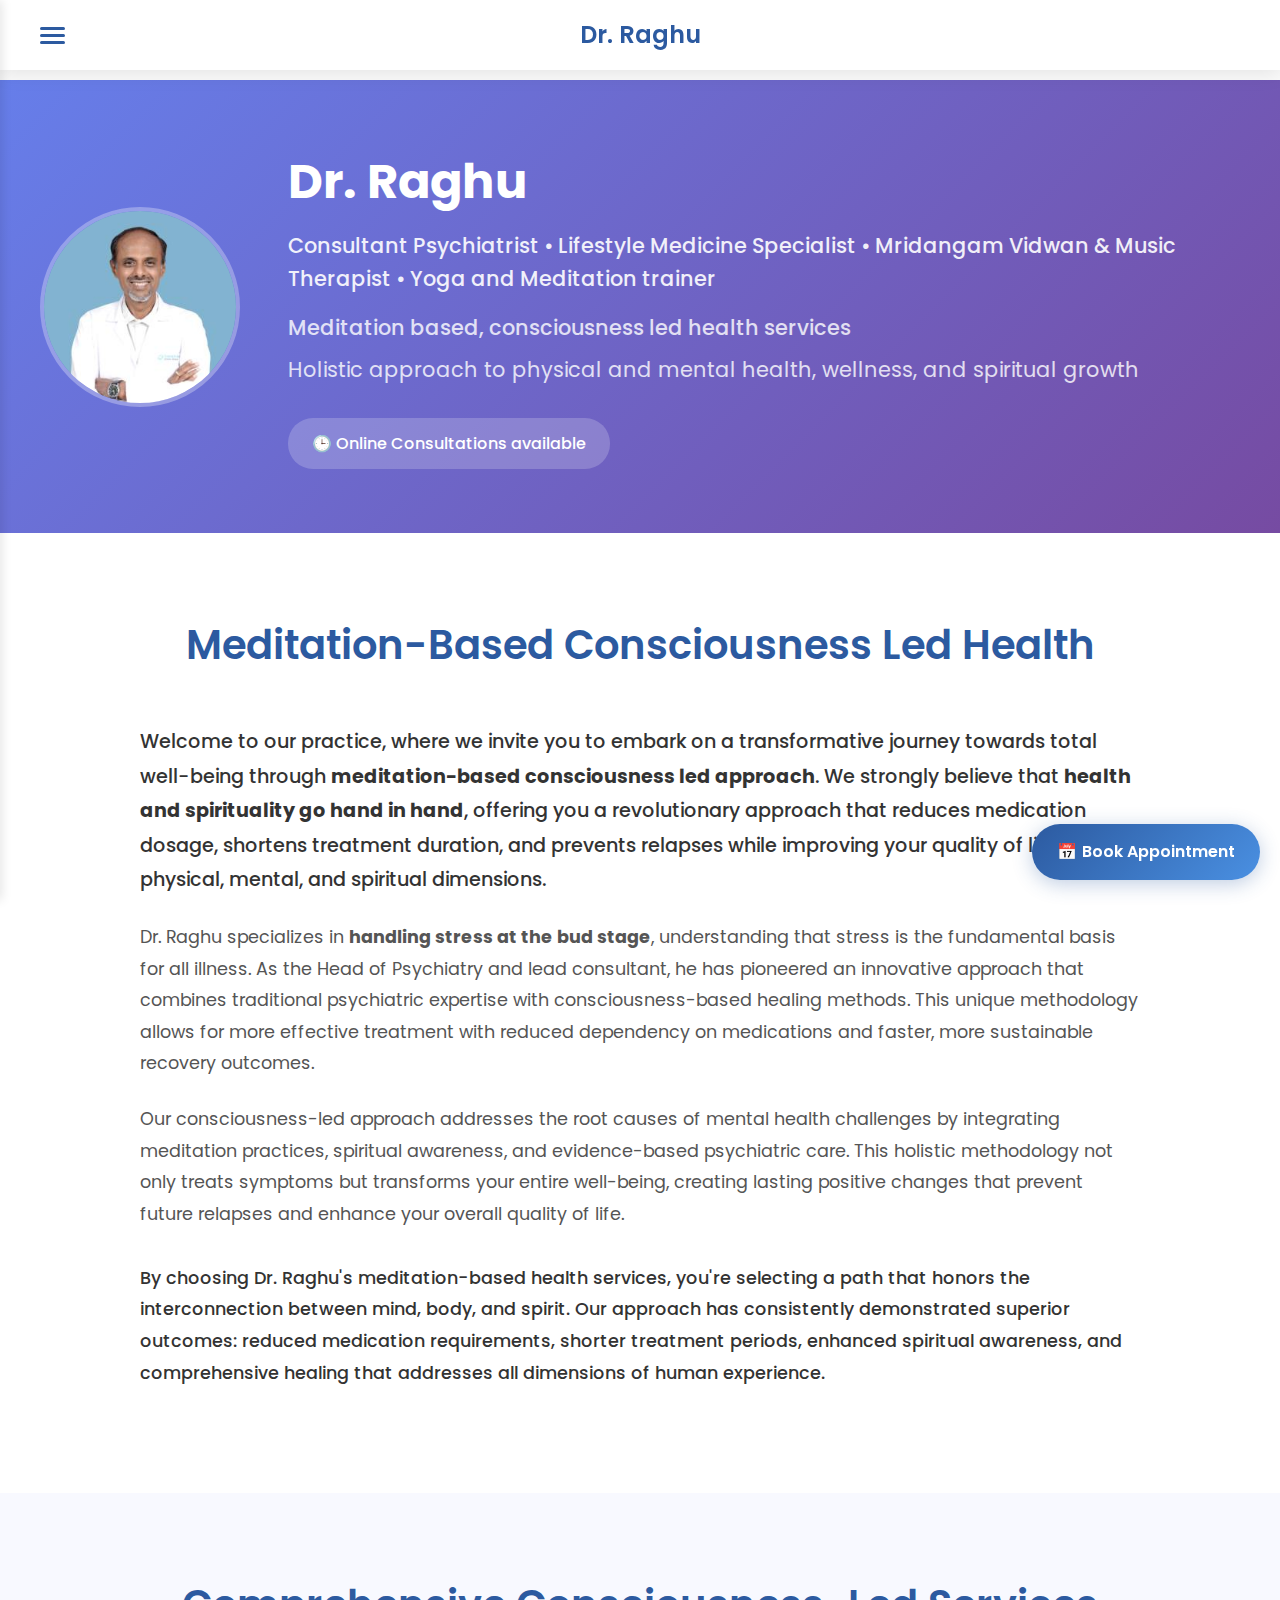
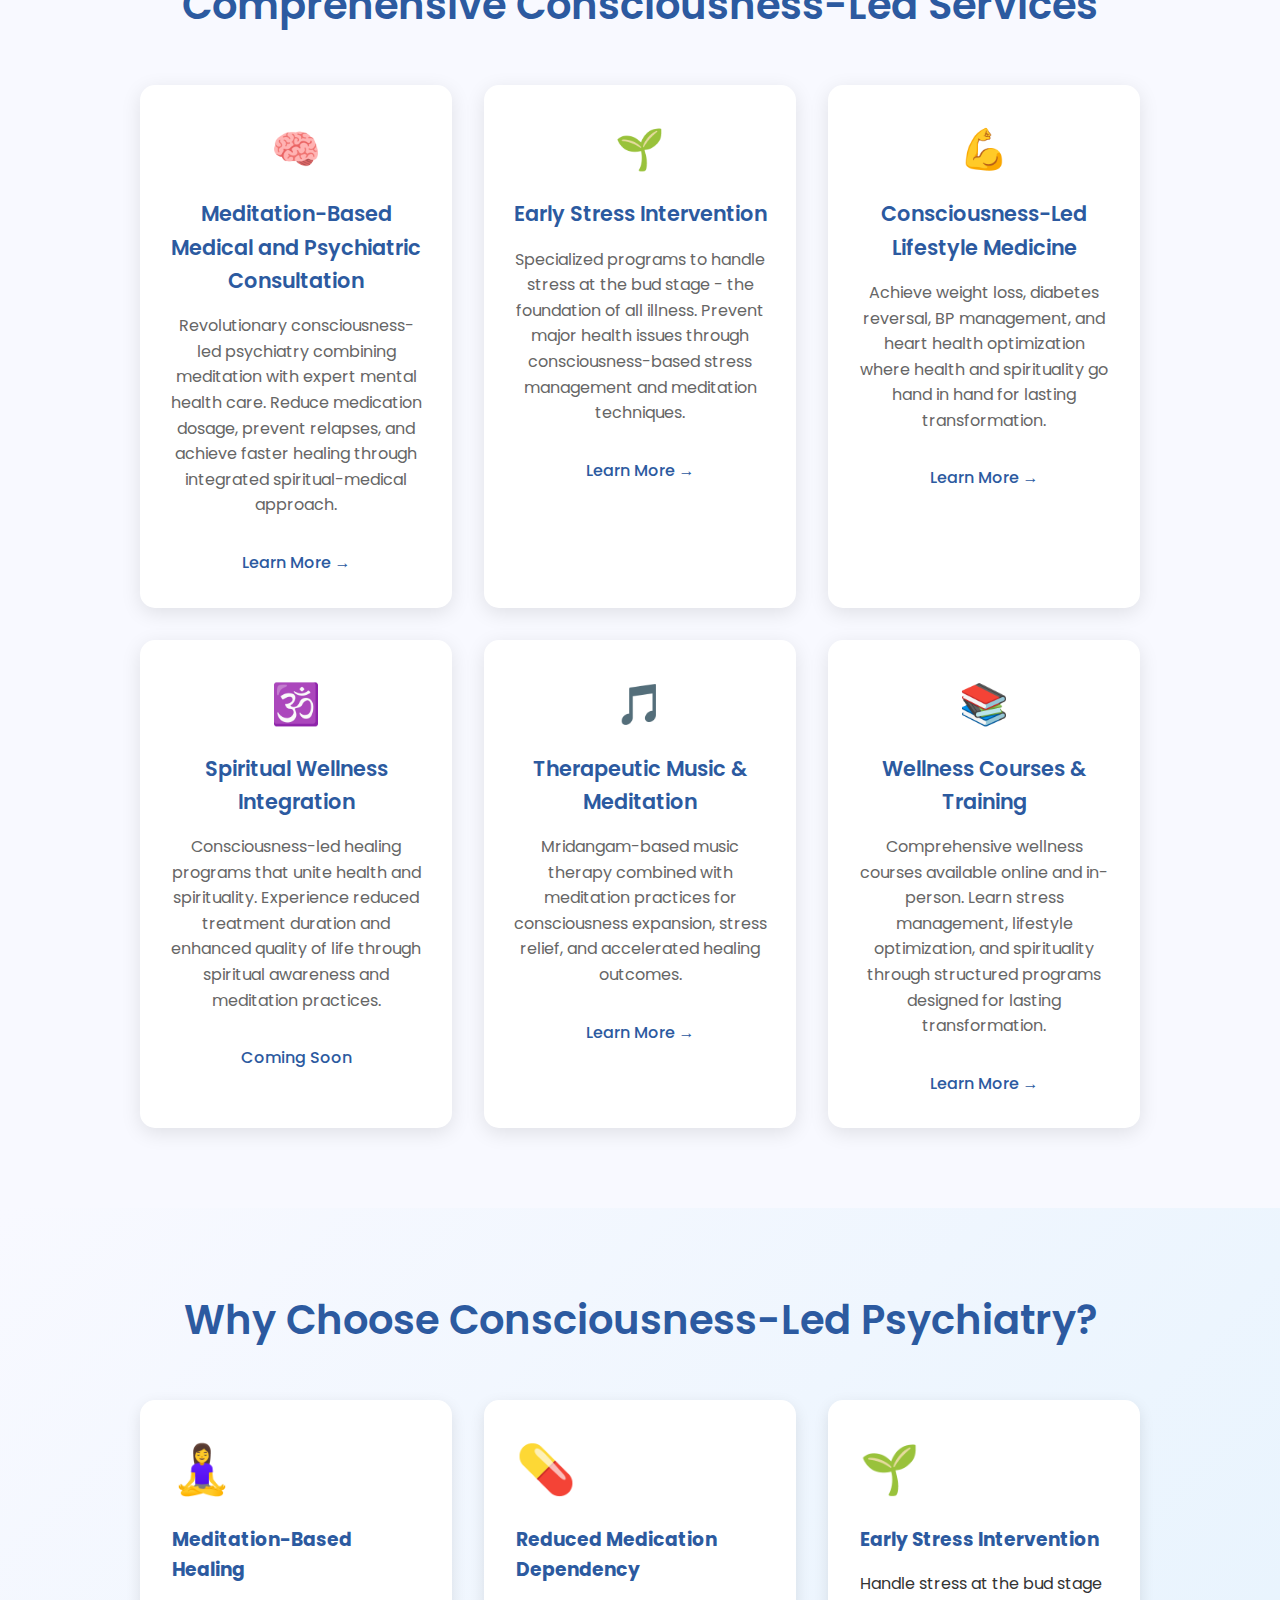
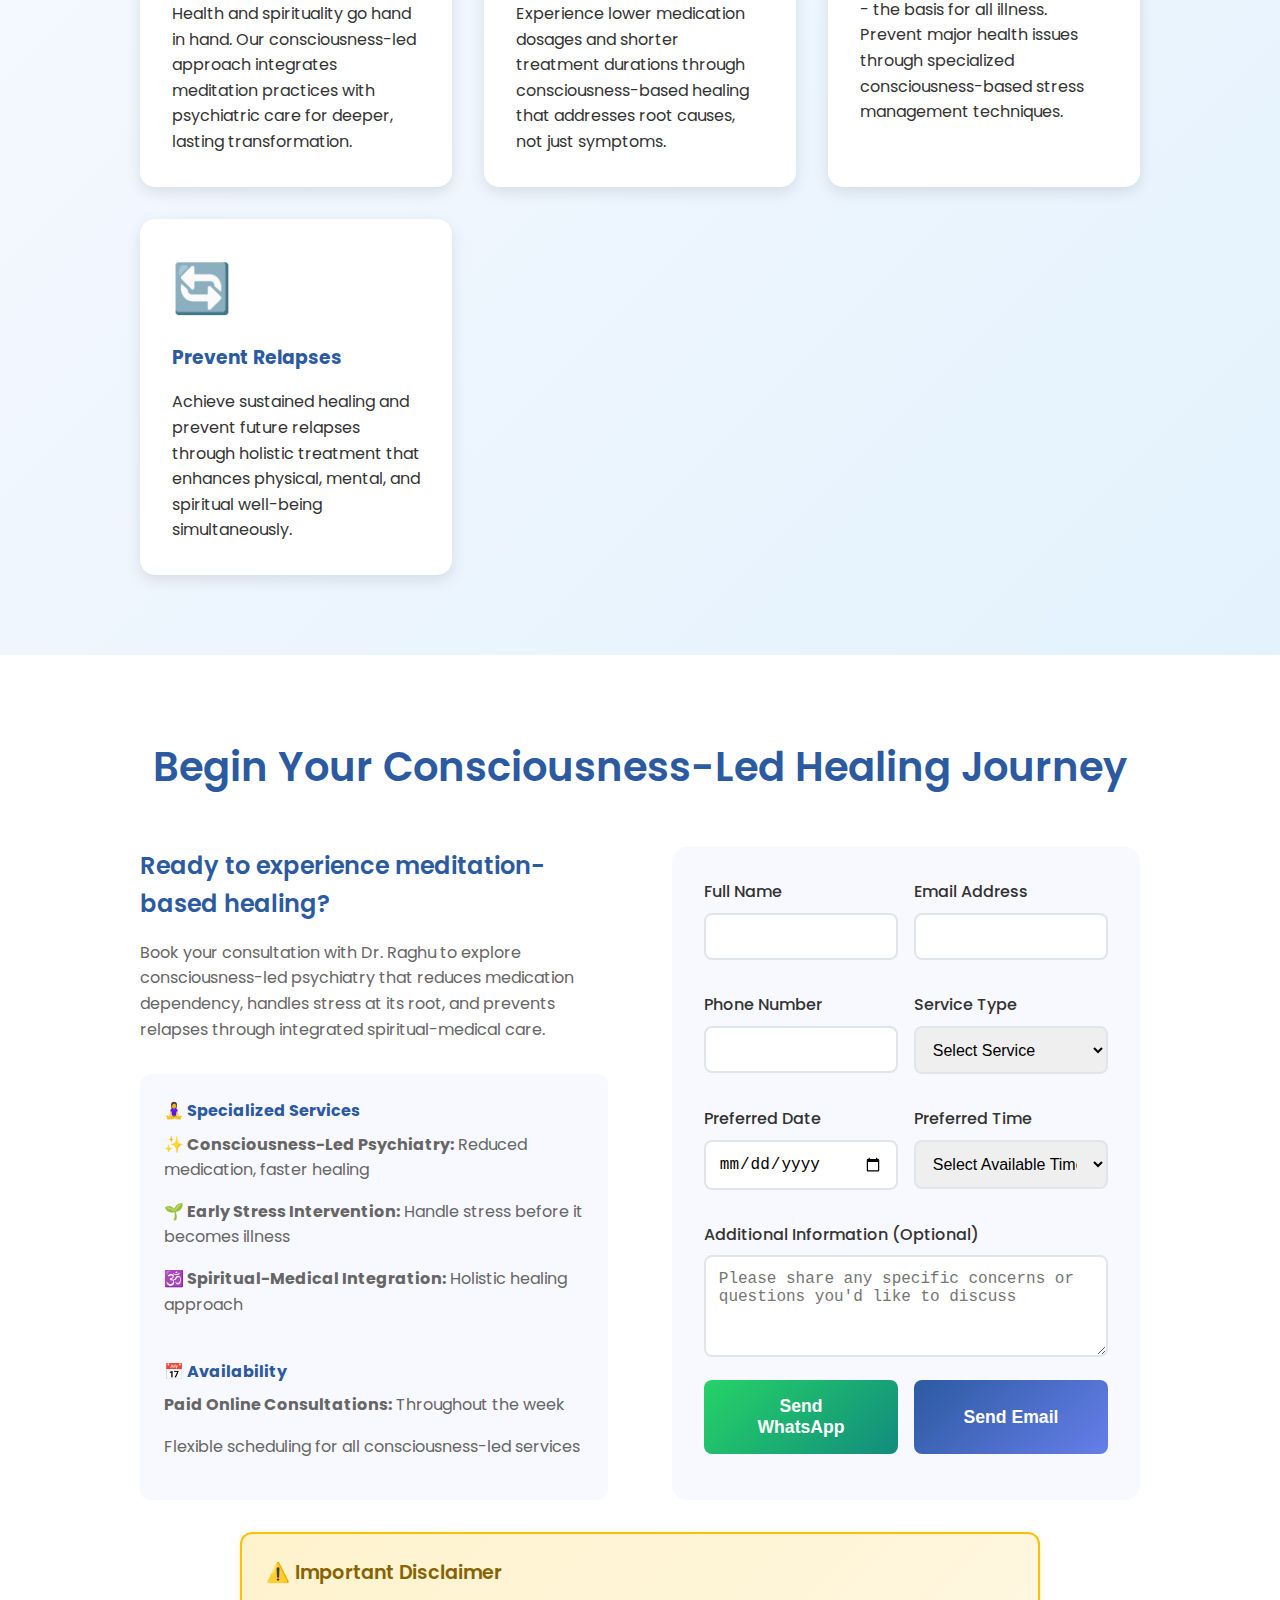
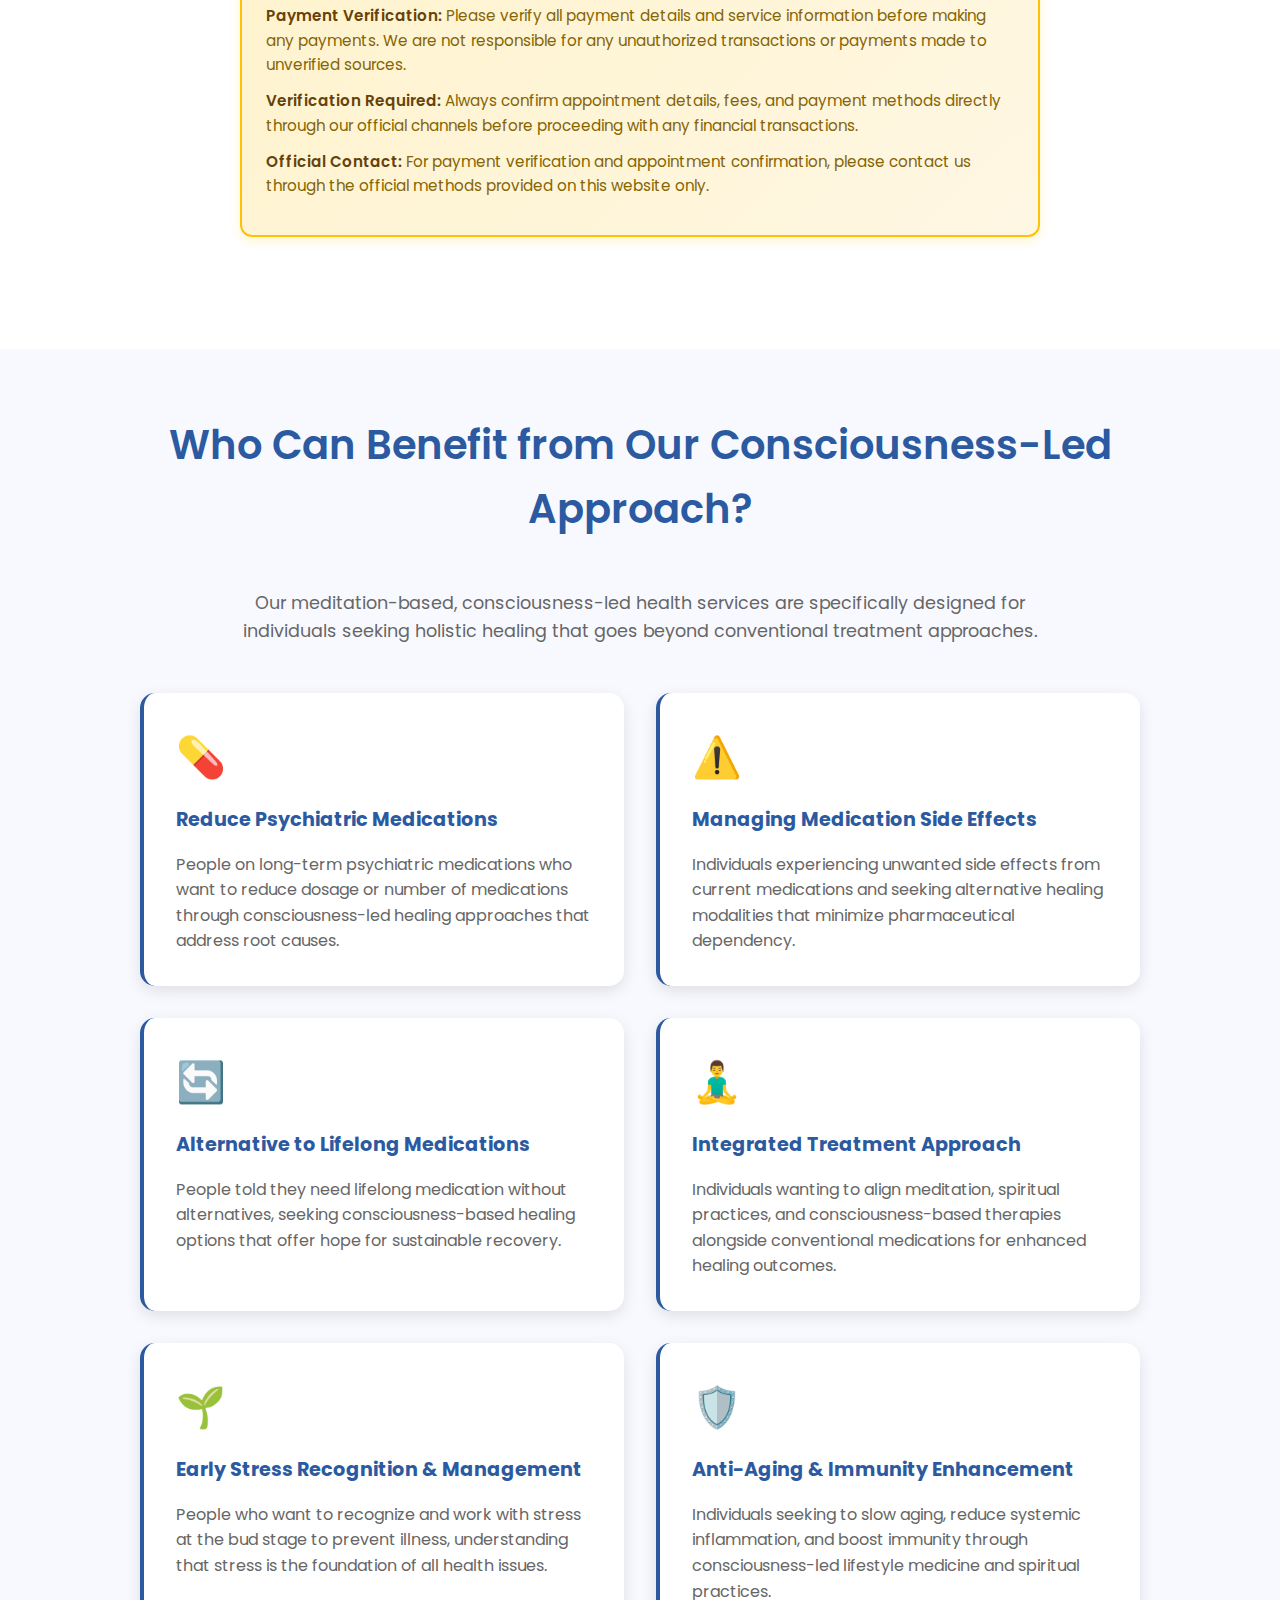
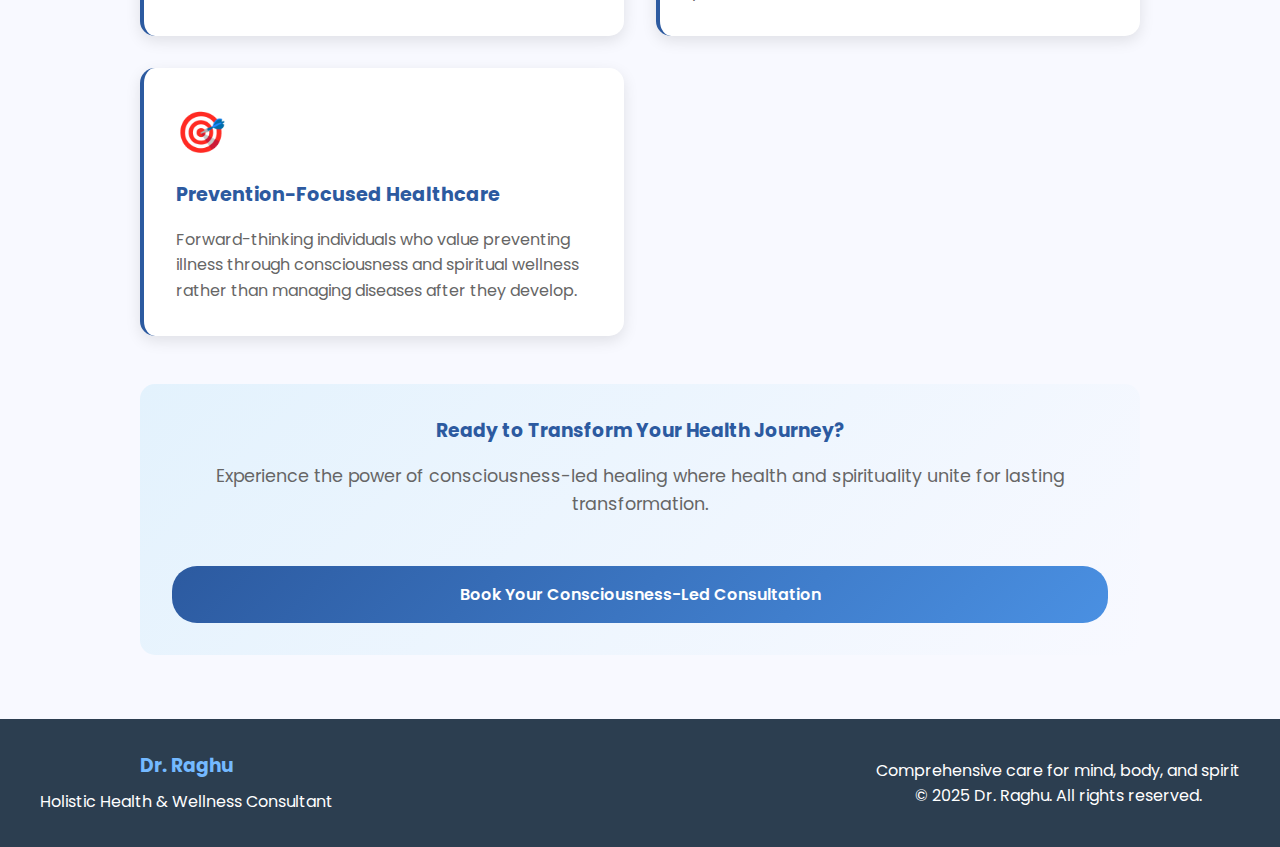
<file: index.html>
<!DOCTYPE html>
<html lang="en">
<head>
    <meta charset="UTF-8">
    <meta name="viewport" content="width=device-width, initial-scale=1.0">
    <title>Dr. Raghu - Holistic Health & Wellness Consultant</title>
    <link rel="stylesheet" href="css/styles.css">
    <link href="https://fonts.googleapis.com/css2?family=Poppins:wght@300;400;500;600;700&display=swap" rel="stylesheet">
</head>
<body>
    <nav class="navigation">
        <div class="nav-container">
            <div class="logo">Dr. Raghu</div>
        </div>
    </nav>

    <button class="hamburger-menu" id="hamburger-menu">
        <span class="hamburger-line"></span>
        <span class="hamburger-line"></span>
        <span class="hamburger-line"></span>
    </button>

    <ul class="nav-menu" id="nav-menu">
        <li><a href="#hero">Home</a></li>
        <li><a href="#about">About</a></li>
        <li><a href="#appointment">Book Appointment</a></li>
        <li class="services-dropdown">
            <span class="services-title">Services</span>
            <ul class="dropdown-menu">
                <li><a href="psychiatry.html">🧠 Psychiatric Consultation</a></li>
                <li><a href="stress-intervention.html">🌱 Early Stress Intervention</a></li>
                <li><a href="lifestyle.html">💪 Lifestyle Medicine</a></li>
                <li><a href="spiritual.html">🕉️ Spiritual Wellness</a></li>
                <li><a href="music.html">🎵 Music Therapy</a></li>
                <li><a href="courses.html">📚 Wellness Courses</a></li>
            </ul>
        </li>
    </ul>

        <section id="hero" class="hero-section">
        <div class="hero-container">
            <div class="hero-content">
                <div class="doctor-profile">
                    <div class="profile-image-container">
                        <img id="profile-image" src="assets/profile-photo.png" alt="Dr. Raghu" class="profile-img">
                    </div>
                    <div class="profile-info">
                        <h1 class="doctor-name">Dr. Raghu</h1>
                        <p class="doctor-title">Consultant Psychiatrist • Lifestyle Medicine Specialist • Mridangam Vidwan & Music Therapist • Yoga and Meditation trainer</p>
                        <p class="doctor-motto-1">Meditation based, consciousness led health services</p>
                        <p class="doctor-motto-2">Holistic approach to physical and mental health, wellness, and spiritual growth</p>
                        <div class="consultation-badge">
                            <span>🕒 Online Consultations available</span>
                        </div>
                    </div>
                </div>
            </div>
        </div>
    </section>

    <section id="about" class="content-section">
        <div class="section-container">
            <h2 class="section-title">Meditation-Based Consciousness Led Health</h2>
            <div class="about-text">
                <p class="intro-paragraph">Welcome to our practice, where we invite you to embark on a transformative journey towards total well-being through <strong>meditation-based consciousness led approach</strong>. We strongly believe that <strong>health and spirituality go hand in hand</strong>, offering you a revolutionary approach that reduces medication dosage, shortens treatment duration, and prevents relapses while improving your quality of life across physical, mental, and spiritual dimensions.</p>

                <p>Dr. Raghu specializes in <strong>handling stress at the bud stage</strong>, understanding that stress is the fundamental basis for all illness. As the Head of Psychiatry and lead consultant, he has pioneered an innovative approach that combines traditional psychiatric expertise with consciousness-based healing methods. This unique methodology allows for more effective treatment with reduced dependency on medications and faster, more sustainable recovery outcomes.</p>

                <p>Our consciousness-led approach addresses the root causes of mental health challenges by integrating meditation practices, spiritual awareness, and evidence-based psychiatric care. This holistic methodology not only treats symptoms but transforms your entire well-being, creating lasting positive changes that prevent future relapses and enhance your overall quality of life.</p>

                <p class="closing-paragraph">By choosing Dr. Raghu's meditation-based health services, you're selecting a path that honors the interconnection between mind, body, and spirit. Our approach has consistently demonstrated superior outcomes: reduced medication requirements, shorter treatment periods, enhanced spiritual awareness, and comprehensive healing that addresses all dimensions of human experience.</p>
            </div>
        </div>
    </section>

    <section id="services" class="services-section">
        <div class="section-container">
            <h2 class="section-title">Comprehensive Consciousness-Led Services</h2>
            <div class="services-grid">
                <div class="service-item">
                    <div class="service-icon">🧠</div>
                    <h3>Meditation-Based Medical and Psychiatric Consultation</h3>
                    <p>Revolutionary consciousness-led psychiatry combining meditation with expert mental health care. Reduce medication dosage, prevent relapses, and achieve faster healing through integrated spiritual-medical approach.</p>
                    <a href="psychiatry.html" class="service-link">Learn More →</a>
                </div>
                <div class="service-item">
                    <div class="service-icon">🌱</div>
                    <h3>Early Stress Intervention</h3>
                    <p>Specialized programs to handle stress at the bud stage - the foundation of all illness. Prevent major health issues through consciousness-based stress management and meditation techniques.</p>
                    <a href="stress-intervention.html" class="service-link">Learn More →</a>
                </div>
                <div class="service-item">
                    <div class="service-icon">💪</div>
                    <h3>Consciousness-Led Lifestyle Medicine</h3>
                    <p>Achieve weight loss, diabetes reversal, BP management, and heart health optimization where health and spirituality go hand in hand for lasting transformation.</p>
                    <a href="lifestyle.html" class="service-link">Learn More →</a>
                </div>
                <div class="service-item">
                    <div class="service-icon">🕉️</div>
                    <h3>Spiritual Wellness Integration</h3>
                    <p>Consciousness-led healing programs that unite health and spirituality. Experience reduced treatment duration and enhanced quality of life through spiritual awareness and meditation practices.</p>
                    <a href="spiritual.html" class="service-link">Coming Soon</a>
                </div>
                <div class="service-item">
                    <div class="service-icon">🎵</div>
                    <h3>Therapeutic Music & Meditation</h3>
                    <p>Mridangam-based music therapy combined with meditation practices for consciousness expansion, stress relief, and accelerated healing outcomes.</p>
                    <a href="music.html" class="service-link">Learn More →</a>
                </div>
                <div class="service-item">
                    <div class="service-icon">📚</div>
                    <h3>Wellness Courses & Training</h3>
                    <p>Comprehensive wellness courses available online and in-person. Learn stress management, lifestyle optimization, and spirituality through structured programs designed for lasting transformation.</p>
                    <a href="courses.html" class="service-link">Learn More →</a>
                </div>
            </div>
        </div>
    </section>

    <!-- Add new highlight section -->
    <section id="unique-approach" class="content-section" style="background: linear-gradient(135deg, #f8f9ff, #e3f2fd);">
        <div class="section-container">
            <h2 class="section-title">Why Choose Consciousness-Led Psychiatry?</h2>
            <div class="benefits-grid" style="display: grid; grid-template-columns: repeat(auto-fit, minmax(300px, 1fr)); gap: 2rem; margin-top: 2rem;">
                
                <div class="benefit-card" style="background: white; padding: 2rem; border-radius: 15px; box-shadow: 0 5px 15px rgba(0,0,0,0.1);">
                    <div style="font-size: 3rem; margin-bottom: 1rem;">🧘‍♀️</div>
                    <h3 style="color: #2c5aa0; margin-bottom: 1rem;">Meditation-Based Healing</h3>
                    <p>Health and spirituality go hand in hand. Our consciousness-led approach integrates meditation practices with psychiatric care for deeper, lasting transformation.</p>
                </div>

                <div class="benefit-card" style="background: white; padding: 2rem; border-radius: 15px; box-shadow: 0 5px 15px rgba(0,0,0,0.1);">
                    <div style="font-size: 3rem; margin-bottom: 1rem;">💊</div>
                    <h3 style="color: #2c5aa0; margin-bottom: 1rem;">Reduced Medication Dependency</h3>
                    <p>Experience lower medication dosages and shorter treatment durations through consciousness-based healing that addresses root causes, not just symptoms.</p>
                </div>

                <div class="benefit-card" style="background: white; padding: 2rem; border-radius: 15px; box-shadow: 0 5px 15px rgba(0,0,0,0.1);">
                    <div style="font-size: 3rem; margin-bottom: 1rem;">🌱</div>
                    <h3 style="color: #2c5aa0; margin-bottom: 1rem;">Early Stress Intervention</h3>
                    <p>Handle stress at the bud stage - the basis for all illness. Prevent major health issues through specialized consciousness-based stress management techniques.</p>
                </div>

                <div class="benefit-card" style="background: white; padding: 2rem; border-radius: 15px; box-shadow: 0 5px 15px rgba(0,0,0,0.1);">
                    <div style="font-size: 3rem; margin-bottom: 1rem;">🔄</div>
                    <h3 style="color: #2c5aa0; margin-bottom: 1rem;">Prevent Relapses</h3>
                    <p>Achieve sustained healing and prevent future relapses through holistic treatment that enhances physical, mental, and spiritual well-being simultaneously.</p>
                </div>

            </div>
        </div>
    </section>

    <section id="appointment" class="appointment-section">
        <div class="section-container">
            <h2 class="section-title">Begin Your Consciousness-Led Healing Journey</h2>

            <div class="appointment-content">
                <div class="appointment-info">
                    <h3>Ready to experience meditation-based healing?</h3>
                    <p>Book your consultation with Dr. Raghu to explore consciousness-led psychiatry that reduces medication dependency, handles stress at its root, and prevents relapses through integrated spiritual-medical care.</p>
                    <div class="availability-info">
                        <h4>🧘‍♀️ Specialized Services</h4>
                        <p><strong>✨ Consciousness-Led Psychiatry:</strong> Reduced medication, faster healing</p>
                        <p><strong>🌱 Early Stress Intervention:</strong> Handle stress before it becomes illness</p>
                        <p><strong>🕉️ Spiritual-Medical Integration:</strong> Holistic healing approach</p>
                        <br>
                        <h4>📅 Availability</h4>
                        <p><strong>Paid Online Consultations:</strong> Throughout the week</p>
                        <p>Flexible scheduling for all consciousness-led services</p>
                    </div>
                </div>
                <form class="appointment-form" id="appointment-form">
                    <div class="form-row">
                        <div class="form-field">
                            <label for="patient-name">Full Name</label>
                            <input type="text" id="patient-name" name="name" required>
                        </div>
                        <div class="form-field">
                            <label for="patient-email">Email Address</label>
                            <input type="email" id="patient-email" name="email" required>
                        </div>
                    </div>
                    <div class="form-row">
                        <div class="form-field">
                            <label for="patient-phone">Phone Number</label>
                            <input type="tel" id="patient-phone" name="phone" required>
                        </div>
                        <div class="form-field">
                            <label for="consultation-type">Service Type</label>
                            <select id="consultation-type" name="type" required>
                                <option value="">Select Service</option>
                                <option value="psychiatry">Psychiatric Consultation</option>
                                <option value="stress-intervention">Early Stress Intervention</option>
                                <option value="lifestyle">Lifestyle Medicine</option>
                                <option value="spiritual">Spiritual Wellness</option>
                                <option value="music">Music Therapy</option>
                                <option value="courses">Wellness Courses</option>
                            </select>
                        </div>
                    </div>
                    <div class="form-row">
                        <div class="form-field">
                            <label for="preferred-date">Preferred Date</label>
                            <input type="date" id="preferred-date" name="date" required>
                        </div>
                        <div class="form-field">
                            <label for="preferred-time">Preferred Time</label>
                            <select id="preferred-time" name="time" required>
                                <option value="">Select Available Time Slot</option>
                            </select>
                        </div>
                    </div>
                    <div class="form-field">
                        <label for="message">Additional Information (Optional)</label>
                        <textarea id="message" name="message" rows="4" placeholder="Please share any specific concerns or questions you'd like to discuss"></textarea>
                    </div>
                    <div class="form-buttons">
                        <button type="button" class="submit-btn whatsapp-btn" id="whatsapp-btn">Send WhatsApp</button>
                        <button type="button" class="submit-btn email-btn" id="email-btn">Send Email</button>
                    </div>
                </form>
            </div>

            <!-- Enhanced Disclaimer Section -->
            <div class="disclaimer-section">
                <div class="disclaimer-card">
                    <h4>⚠️ Important Disclaimer</h4>
                    <p><strong>Payment Verification:</strong> Please verify all payment details and service information before making any payments. We are not responsible for any unauthorized transactions or payments made to unverified sources.</p>
                    <p><strong>Verification Required:</strong> Always confirm appointment details, fees, and payment methods directly through our official channels before proceeding with any financial transactions.</p>
                    <p><strong>Official Contact:</strong> For payment verification and appointment confirmation, please contact us through the official methods provided on this website only.</p>
                </div>
            </div>
        </div>
    </section>

    <!-- Who Can Benefit Section -->
    <section id="ideal-candidates" class="content-section" style="background: #f8f9ff; padding: 4rem 2rem;">
        <div class="section-container">
            <h2 class="section-title">Who Can Benefit from Our Consciousness-Led Approach?</h2>
            <p style="text-align: center; font-size: 1.1rem; color: #666; margin-bottom: 3rem; max-width: 800px; margin-left: auto; margin-right: auto;">
                Our meditation-based, consciousness-led health services are specifically designed for individuals seeking holistic healing that goes beyond conventional treatment approaches.
            </p>
            
            <div class="candidates-grid" style="display: grid; grid-template-columns: repeat(auto-fit, minmax(350px, 1fr)); gap: 2rem; margin-top: 2rem;">
                
                <div class="candidate-card" style="background: white; padding: 2rem; border-radius: 15px; box-shadow: 0 5px 15px rgba(0,0,0,0.1); border-left: 4px solid #2c5aa0;">
                    <div style="font-size: 2.5rem; margin-bottom: 1rem;">💊</div>
                    <h3 style="color: #2c5aa0; margin-bottom: 1rem; font-size: 1.2rem;">Reduce Psychiatric Medications</h3>
                    <p style="color: #666; line-height: 1.6;">People on long-term psychiatric medications who want to reduce dosage or number of medications through consciousness-led healing approaches that address root causes.</p>
                </div>

                <div class="candidate-card" style="background: white; padding: 2rem; border-radius: 15px; box-shadow: 0 5px 15px rgba(0,0,0,0.1); border-left: 4px solid #2c5aa0;">
                    <div style="font-size: 2.5rem; margin-bottom: 1rem;">⚠️</div>
                    <h3 style="color: #2c5aa0; margin-bottom: 1rem; font-size: 1.2rem;">Managing Medication Side Effects</h3>
                    <p style="color: #666; line-height: 1.6;">Individuals experiencing unwanted side effects from current medications and seeking alternative healing modalities that minimize pharmaceutical dependency.</p>
                </div>

                <div class="candidate-card" style="background: white; padding: 2rem; border-radius: 15px; box-shadow: 0 5px 15px rgba(0,0,0,0.1); border-left: 4px solid #2c5aa0;">
                    <div style="font-size: 2.5rem; margin-bottom: 1rem;">🔄</div>
                    <h3 style="color: #2c5aa0; margin-bottom: 1rem; font-size: 1.2rem;">Alternative to Lifelong Medications</h3>
                    <p style="color: #666; line-height: 1.6;">People told they need lifelong medication without alternatives, seeking consciousness-based healing options that offer hope for sustainable recovery.</p>
                </div>

                <div class="candidate-card" style="background: white; padding: 2rem; border-radius: 15px; box-shadow: 0 5px 15px rgba(0,0,0,0.1); border-left: 4px solid #2c5aa0;">
                    <div style="font-size: 2.5rem; margin-bottom: 1rem;">🧘‍♂️</div>
                    <h3 style="color: #2c5aa0; margin-bottom: 1rem; font-size: 1.2rem;">Integrated Treatment Approach</h3>
                    <p style="color: #666; line-height: 1.6;">Individuals wanting to align meditation, spiritual practices, and consciousness-based therapies alongside conventional medications for enhanced healing outcomes.</p>
                </div>

                <div class="candidate-card" style="background: white; padding: 2rem; border-radius: 15px; box-shadow: 0 5px 15px rgba(0,0,0,0.1); border-left: 4px solid #2c5aa0;">
                    <div style="font-size: 2.5rem; margin-bottom: 1rem;">🌱</div>
                    <h3 style="color: #2c5aa0; margin-bottom: 1rem; font-size: 1.2rem;">Early Stress Recognition & Management</h3>
                    <p style="color: #666; line-height: 1.6;">People who want to recognize and work with stress at the bud stage to prevent illness, understanding that stress is the foundation of all health issues.</p>
                </div>

                <div class="candidate-card" style="background: white; padding: 2rem; border-radius: 15px; box-shadow: 0 5px 15px rgba(0,0,0,0.1); border-left: 4px solid #2c5aa0;">
                    <div style="font-size: 2.5rem; margin-bottom: 1rem;">🛡️</div>
                    <h3 style="color: #2c5aa0; margin-bottom: 1rem; font-size: 1.2rem;">Anti-Aging & Immunity Enhancement</h3>
                    <p style="color: #666; line-height: 1.6;">Individuals seeking to slow aging, reduce systemic inflammation, and boost immunity through consciousness-led lifestyle medicine and spiritual practices.</p>
                </div>

                <div class="candidate-card" style="background: white; padding: 2rem; border-radius: 15px; box-shadow: 0 5px 15px rgba(0,0,0,0.1); border-left: 4px solid #2c5aa0;">
                    <div style="font-size: 2.5rem; margin-bottom: 1rem;">🎯</div>
                    <h3 style="color: #2c5aa0; margin-bottom: 1rem; font-size: 1.2rem;">Prevention-Focused Healthcare</h3>
                    <p style="color: #666; line-height: 1.6;">Forward-thinking individuals who value preventing illness through consciousness and spiritual wellness rather than managing diseases after they develop.</p>
                </div>

            </div>

            <div style="text-align: center; margin-top: 3rem; padding: 2rem; background: linear-gradient(135deg, #e3f2fd, #f8f9ff); border-radius: 15px;">
                <h3 style="color: #2c5aa0; margin-bottom: 1rem;">Ready to Transform Your Health Journey?</h3>
                <p style="color: #666; margin-bottom: 2rem; font-size: 1.1rem;">Experience the power of consciousness-led healing where health and spirituality unite for lasting transformation.</p>
                <a href="#appointment" class="cta-button" style="display: inline-block; background: linear-gradient(135deg, #2c5aa0, #4a90e2); color: white; padding: 1rem 2rem; border-radius: 25px; text-decoration: none; font-weight: 600; transition: transform 0.3s ease;">
                    Book Your Consciousness-Led Consultation
                </a>
            </div>
        </div>
    </section>

    <footer class="footer">
        <div class="footer-container">
            <div class="footer-content">
                <div class="footer-info">
                    <h3>Dr. Raghu</h3>
                    <p>Holistic Health & Wellness Consultant</p>
                </div>
                <div class="footer-contact">
                    <p>Comprehensive care for mind, body, and spirit</p>
                    <p>&copy; 2025 Dr. Raghu. All rights reserved.</p>
                </div>
            </div>
        </div>
    </footer>

    <!-- Floating Appointment Button -->
    <a href="#appointment" class="floating-appointment-btn" id="floating-appointment-btn">
        <span>📅</span>
        <span>Book Appointment</span>
    </a>

    <script src="js/script.js"></script>
</body>
</html>
</file>
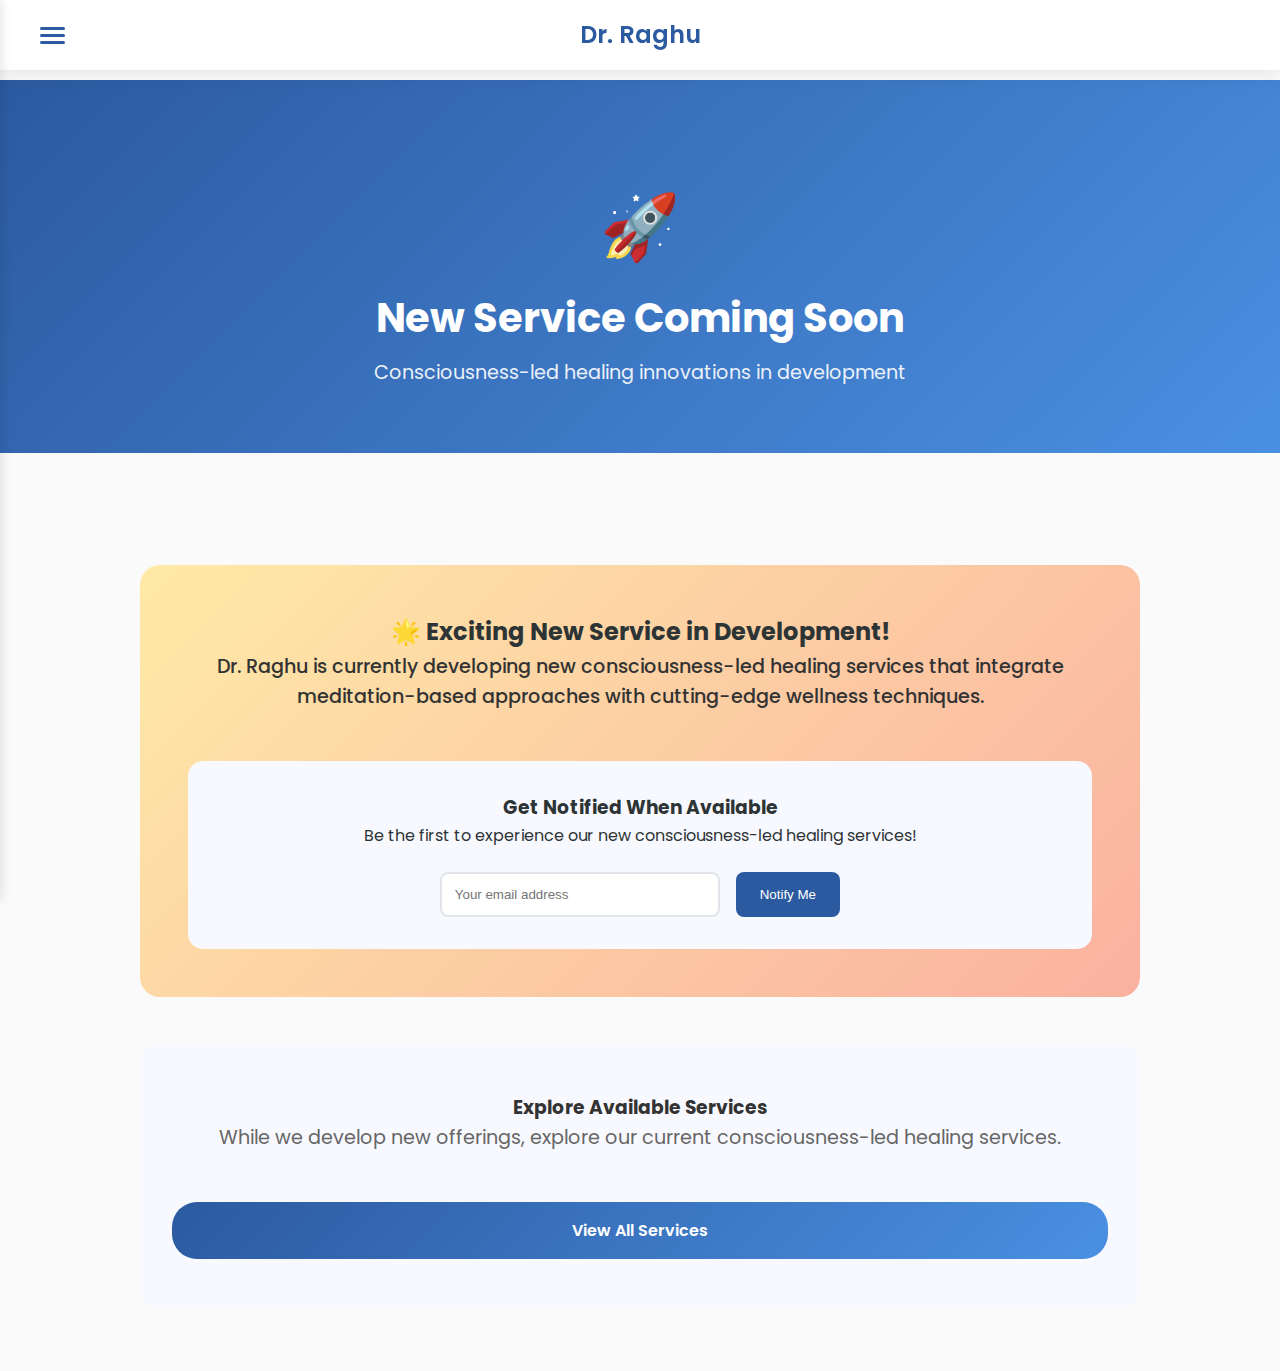
<file: coming-soon.html>
<!DOCTYPE html>
<html lang="en">
<head>
    <meta charset="UTF-8">
    <meta name="viewport" content="width=device-width, initial-scale=1.0">
    <title>Coming Soon - Dr. Raghu</title>
    <link rel="stylesheet" href="css/styles.css">
    <link href="https://fonts.googleapis.com/css2?family=Poppins:wght@300;400;500;600;700&display=swap" rel="stylesheet">
</head>
<body>
    <nav class="navigation">
        <div class="nav-container">
            <div class="logo">Dr. Raghu</div>
        </div>
    </nav>

    <button class="hamburger-menu" id="hamburger-menu">
        <span class="hamburger-line"></span>
        <span class="hamburger-line"></span>
        <span class="hamburger-line"></span>
    </button>

    <ul class="nav-menu" id="nav-menu">
        <li><a href="index.html#hero">Home</a></li>
        <li><a href="index.html#about">About</a></li>
        <li><a href="index.html#appointment">Book Appointment</a></li>
        <li class="services-dropdown">
            <span class="services-title">Services</span>
            <ul class="dropdown-menu">
                <li><a href="psychiatry.html">🧠 Psychiatric Consultation</a></li>
                <li><a href="lifestyle.html">💪 Lifestyle Medicine</a></li>
                <li><a href="spiritual.html">🕉️ Spiritual Wellness</a></li>
                <li><a href="music.html">🎵 Music Therapy</a></li>
            </ul>
        </li>
    </ul>

    <main>
        <section class="service-hero">
            <div class="section-container">
                <div class="service-header">
                    <div class="service-icon-large">🚀</div>
                    <h1>New Service Coming Soon</h1>
                    <p class="service-subtitle">Consciousness-led healing innovations in development</p>
                </div>
            </div>
        </section>

        <section class="service-content">
            <div class="section-container">
                <div class="coming-soon-announcement">
                    <div class="announcement-card">
                        <h2>🌟 Exciting New Service in Development!</h2>
                        <p class="intro-paragraph">Dr. Raghu is currently developing new consciousness-led healing services that integrate meditation-based approaches with cutting-edge wellness techniques.</p>
                        
                        <div class="notify-section">
                            <h3>Get Notified When Available</h3>
                            <p>Be the first to experience our new consciousness-led healing services!</p>
                            <div class="notify-form">
                                <div class="notify-input-group">
                                    <input type="email" placeholder="Your email address" id="notify-email">
                                    <button onclick="notifyWhenReady()">Notify Me</button>
                                </div>
                            </div>
                        </div>
                    </div>
                </div>

                <div class="appointment-cta">
                    <h3>Explore Available Services</h3>
                    <p>While we develop new offerings, explore our current consciousness-led healing services.</p>
                    <a href="index.html#services" class="cta-button">View All Services</a>
                </div>
            </div>
        </section>
    </main>

    <script src="js/script.js"></script>
    <script>
        function notifyWhenReady() {
            const email = document.getElementById('notify-email').value;
            if (email) {
                alert('Thank you! You will be notified when this service becomes available.');
                document.getElementById('notify-email').value = '';
            } else {
                alert('Please enter your email address.');
            }
        }
    </script>
</body>
</html>
</file>
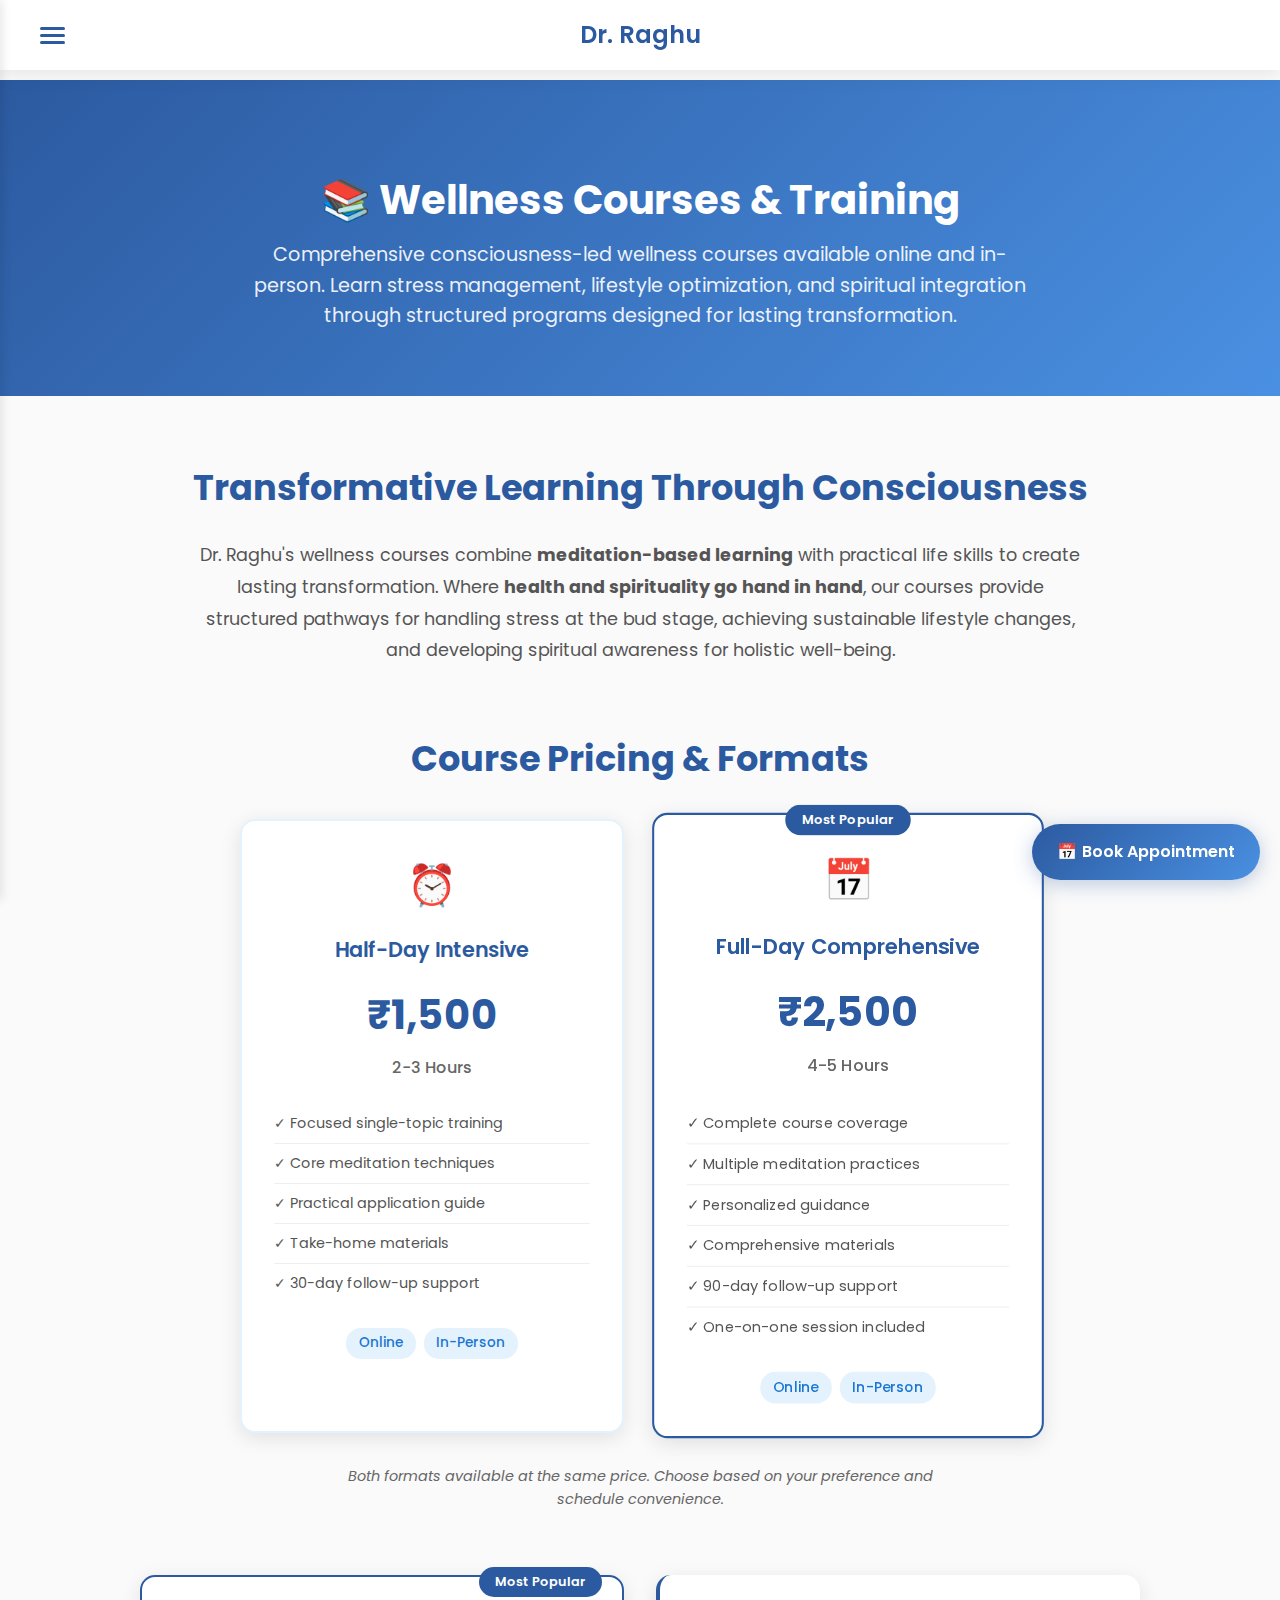
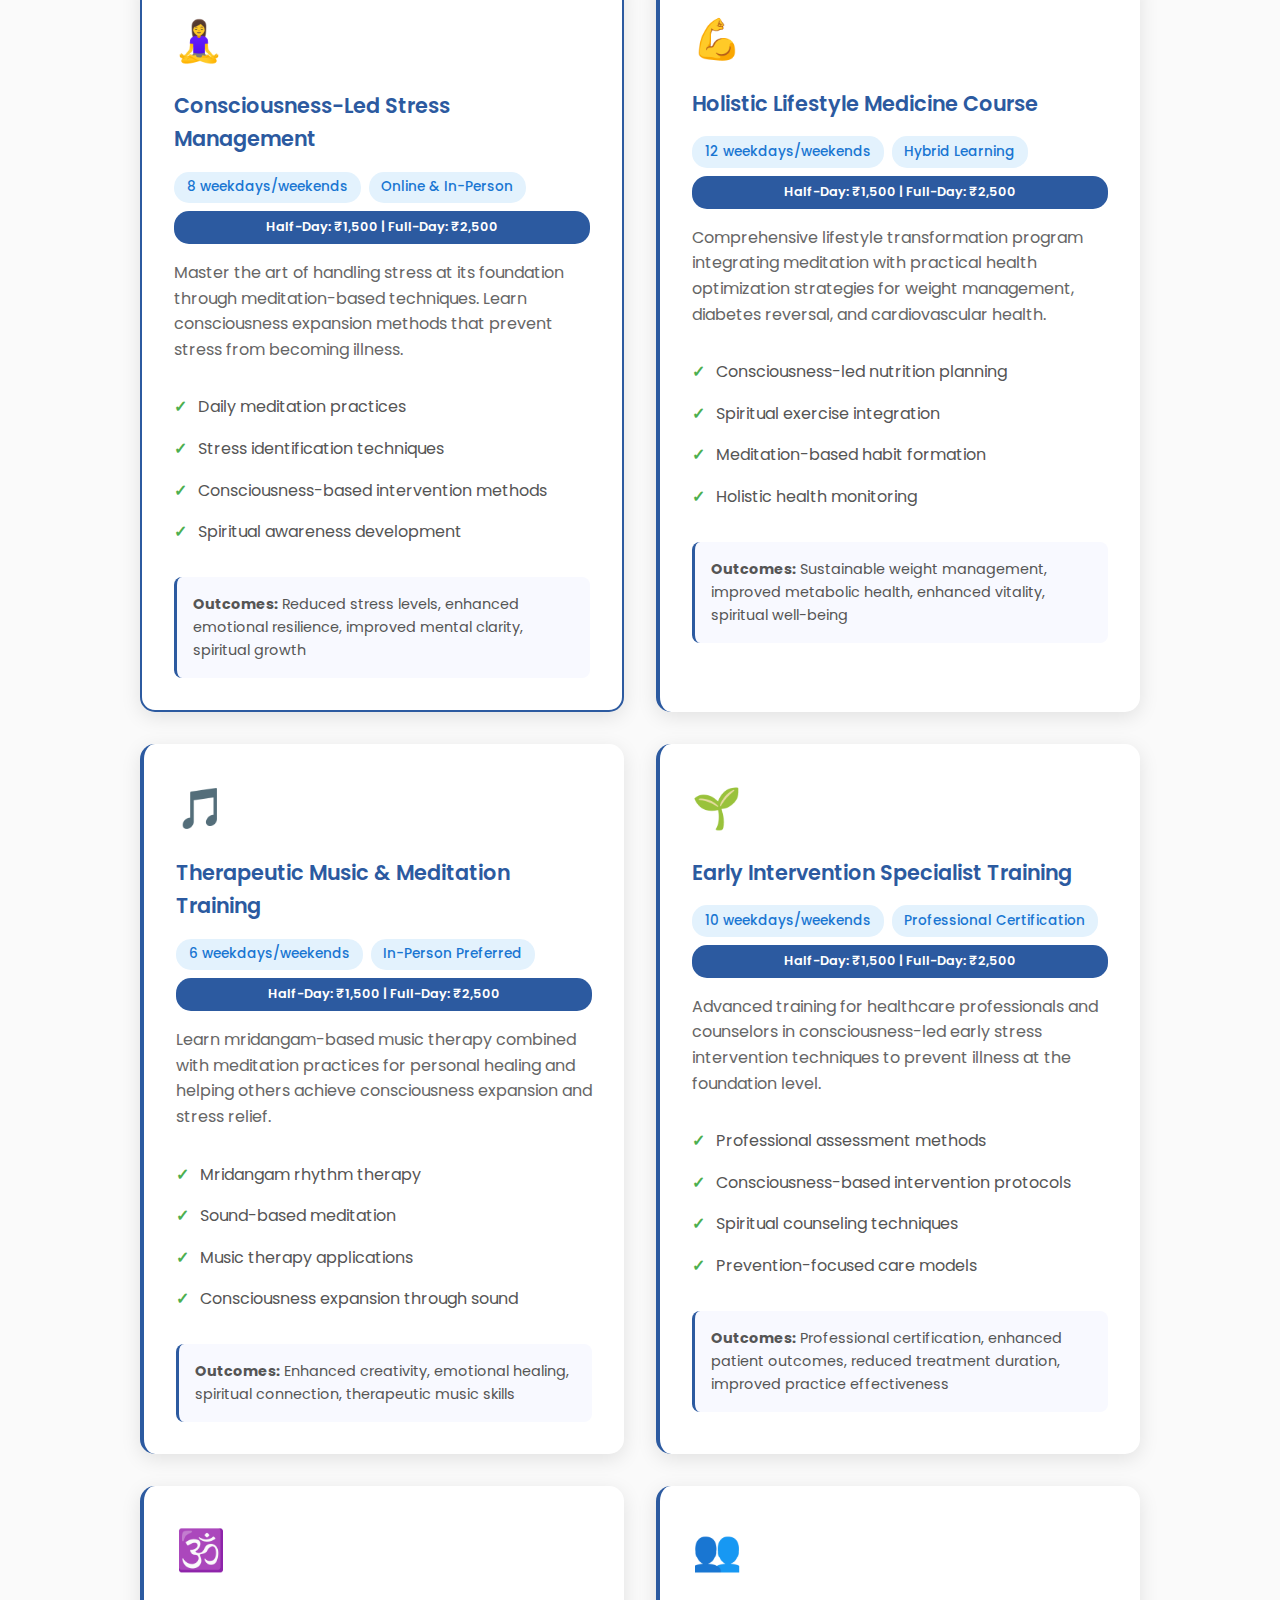
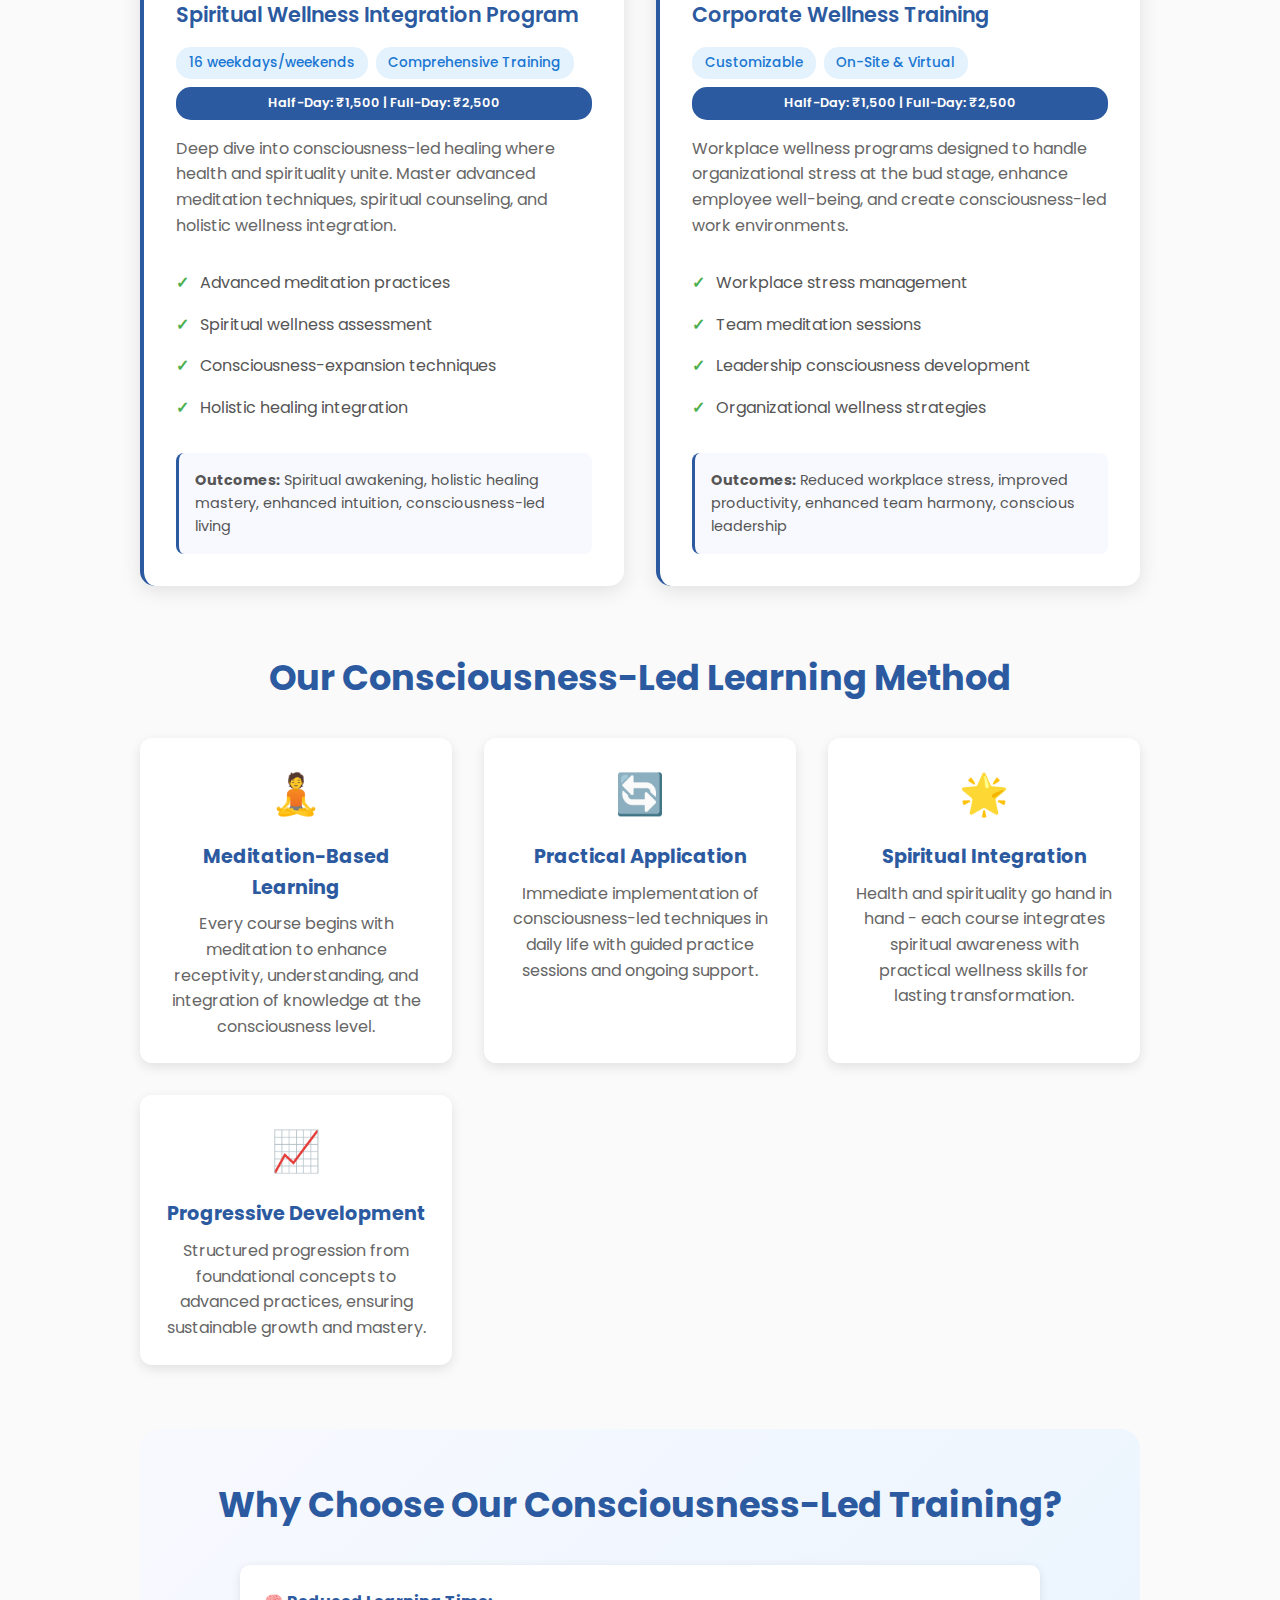
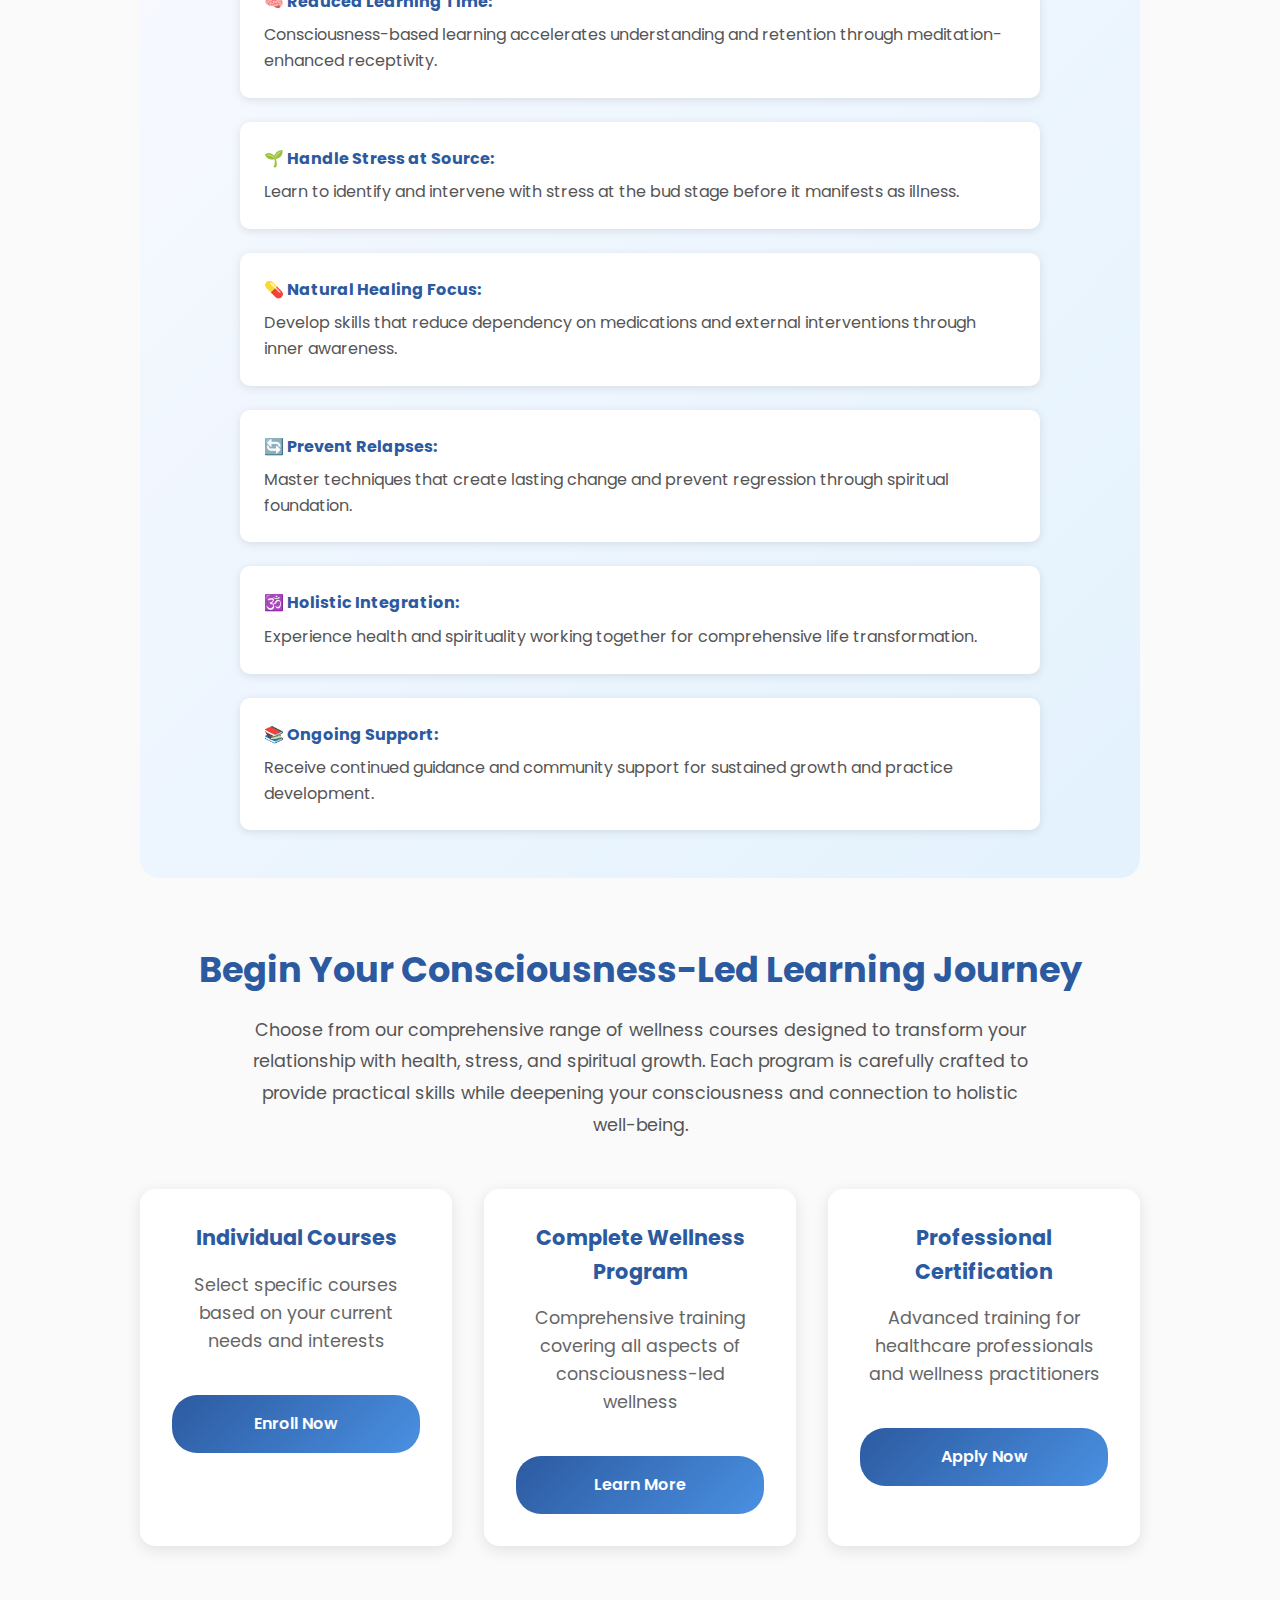
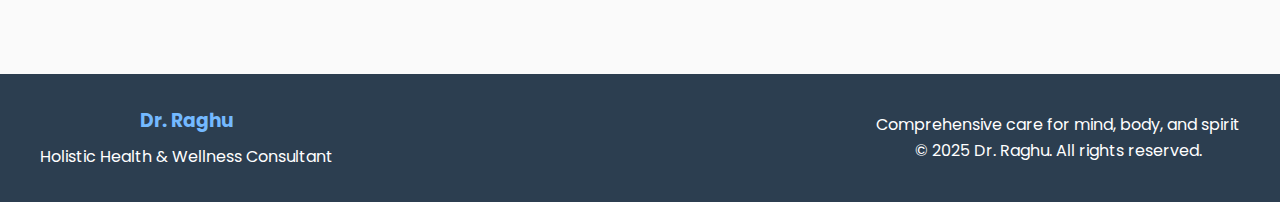
<file: courses.html>
<!DOCTYPE html>
<html lang="en">
<head>
    <meta charset="UTF-8">
    <meta name="viewport" content="width=device-width, initial-scale=1.0">
    <title>Wellness Courses & Training - Dr. Raghu</title>
    <link rel="stylesheet" href="css/styles.css">
    <link href="https://fonts.googleapis.com/css2?family=Poppins:wght@300;400;500;600;700&display=swap" rel="stylesheet">
</head>
<body>
    <nav class="navigation">
        <div class="nav-container">
            <div class="logo">
                <a href="index.html">Dr. Raghu</a>
            </div>
        </div>
    </nav>

    <button class="hamburger-menu" id="hamburger-menu">
        <span class="hamburger-line"></span>
        <span class="hamburger-line"></span>
        <span class="hamburger-line"></span>
    </button>

    <ul class="nav-menu" id="nav-menu">
        <li><a href="index.html#hero">Home</a></li>
        <li><a href="index.html#about">About</a></li>
        <li><a href="index.html#appointment">Book Appointment</a></li>
        <li class="services-dropdown">
            <span class="services-title">Services</span>
            <ul class="dropdown-menu">
                <li><a href="psychiatry.html">🧠 Psychiatric Consultation</a></li>
                <li><a href="stress-intervention.html">🌱 Early Stress Intervention</a></li>
                <li><a href="lifestyle.html">💪 Lifestyle Medicine</a></li>
                <li><a href="spiritual.html">🕉️ Spiritual Wellness</a></li>
                <li><a href="music.html">🎵 Music Therapy</a></li>
                <li><a href="courses.html">📚 Wellness Courses</a></li>
            </ul>
        </li>
    </ul>

    <section class="service-hero">
        <div class="section-container">
            <h1 class="service-title">📚 Wellness Courses & Training</h1>
            <p class="service-subtitle">Comprehensive consciousness-led wellness courses available online and in-person. Learn stress management, lifestyle optimization, and spiritual integration through structured programs designed for lasting transformation.</p>
        </div>
    </section>

    <section class="service-content">
        <div class="section-container">
            <div class="service-overview">
                <h2>Transformative Learning Through Consciousness</h2>
                <p class="intro-text">Dr. Raghu's wellness courses combine <strong>meditation-based learning</strong> with practical life skills to create lasting transformation. Where <strong>health and spirituality go hand in hand</strong>, our courses provide structured pathways for handling stress at the bud stage, achieving sustainable lifestyle changes, and developing spiritual awareness for holistic well-being.</p>
            </div>

            <!-- Course Pricing Section -->
            <div class="pricing-overview">
                <h2>Course Pricing & Formats</h2>
                <div class="pricing-cards">
                    <div class="pricing-card">
                        <div class="pricing-icon">⏰</div>
                        <h4>Half-Day Intensive</h4>
                        <div class="price">₹1,500</div>
                        <div class="duration-info">2-3 Hours</div>
                        <ul class="pricing-features">
                            <li>✓ Focused single-topic training</li>
                            <li>✓ Core meditation techniques</li>
                            <li>✓ Practical application guide</li>
                            <li>✓ Take-home materials</li>
                            <li>✓ 30-day follow-up support</li>
                        </ul>
                        <div class="format-options">
                            <span class="format-tag">Online</span>
                            <span class="format-tag">In-Person</span>
                        </div>
                    </div>

                    <div class="pricing-card featured-pricing">
                        <div class="popular-label">Most Popular</div>
                        <div class="pricing-icon">📅</div>
                        <h4>Full-Day Comprehensive</h4>
                        <div class="price">₹2,500</div>
                        <div class="duration-info">4-5 Hours</div>
                        <ul class="pricing-features">
                            <li>✓ Complete course coverage</li>
                            <li>✓ Multiple meditation practices</li>
                            <li>✓ Personalized guidance</li>
                            <li>✓ Comprehensive materials</li>
                            <li>✓ 90-day follow-up support</li>
                            <li>✓ One-on-one session included</li>
                        </ul>
                        <div class="format-options">
                            <span class="format-tag">Online</span>
                            <span class="format-tag">In-Person</span>
                        </div>
                    </div>
                </div>
                <p class="pricing-note">Both formats available at the same price. Choose based on your preference and schedule convenience.</p>
            </div>

            <div class="courses-grid">
                <div class="course-card featured">
                    <div class="course-icon">🧘‍♀️</div>
                    <h3>Consciousness-Led Stress Management</h3>
                    <div class="course-details">
                        <span class="duration">8 weekdays/weekends</span>
                        <span class="format">Online & In-Person</span>
                        <span class="cost">Half-Day: ₹1,500 | Full-Day: ₹2,500</span>
                    </div>
                    <p>Master the art of handling stress at its foundation through meditation-based techniques. Learn consciousness expansion methods that prevent stress from becoming illness.</p>
                    <ul class="course-features">
                        <li>Daily meditation practices</li>
                        <li>Stress identification techniques</li>
                        <li>Consciousness-based intervention methods</li>
                        <li>Spiritual awareness development</li>
                    </ul>
                    <div class="course-outcomes">
                        <strong>Outcomes:</strong> Reduced stress levels, enhanced emotional resilience, improved mental clarity, spiritual growth
                    </div>
                </div>

                <div class="course-card">
                    <div class="course-icon">💪</div>
                    <h3>Holistic Lifestyle Medicine Course</h3>
                    <div class="course-details">
                        <span class="duration">12 weekdays/weekends</span>
                        <span class="format">Hybrid Learning</span>
                        <span class="cost">Half-Day: ₹1,500 | Full-Day: ₹2,500</span>
                    </div>
                    <p>Comprehensive lifestyle transformation program integrating meditation with practical health optimization strategies for weight management, diabetes reversal, and cardiovascular health.</p>
                    <ul class="course-features">
                        <li>Consciousness-led nutrition planning</li>
                        <li>Spiritual exercise integration</li>
                        <li>Meditation-based habit formation</li>
                        <li>Holistic health monitoring</li>
                    </ul>
                    <div class="course-outcomes">
                        <strong>Outcomes:</strong> Sustainable weight management, improved metabolic health, enhanced vitality, spiritual well-being
                    </div>
                </div>

                <div class="course-card">
                    <div class="course-icon">🎵</div>
                    <h3>Therapeutic Music & Meditation Training</h3>
                    <div class="course-details">
                        <span class="duration">6 weekdays/weekends</span>
                        <span class="format">In-Person Preferred</span>
                        <span class="cost">Half-Day: ₹1,500 | Full-Day: ₹2,500</span>
                    </div>
                    <p>Learn mridangam-based music therapy combined with meditation practices for personal healing and helping others achieve consciousness expansion and stress relief.</p>
                    <ul class="course-features">
                        <li>Mridangam rhythm therapy</li>
                        <li>Sound-based meditation</li>
                        <li>Music therapy applications</li>
                        <li>Consciousness expansion through sound</li>
                    </ul>
                    <div class="course-outcomes">
                        <strong>Outcomes:</strong> Enhanced creativity, emotional healing, spiritual connection, therapeutic music skills
                    </div>
                </div>

                <div class="course-card">
                    <div class="course-icon">🌱</div>
                    <h3>Early Intervention Specialist Training</h3>
                    <div class="course-details">
                        <span class="duration">10 weekdays/weekends</span>
                        <span class="format">Professional Certification</span>
                        <span class="cost">Half-Day: ₹1,500 | Full-Day: ₹2,500</span>
                    </div>
                    <p>Advanced training for healthcare professionals and counselors in consciousness-led early stress intervention techniques to prevent illness at the foundation level.</p>
                    <ul class="course-features">
                        <li>Professional assessment methods</li>
                        <li>Consciousness-based intervention protocols</li>
                        <li>Spiritual counseling techniques</li>
                        <li>Prevention-focused care models</li>
                    </ul>
                    <div class="course-outcomes">
                        <strong>Outcomes:</strong> Professional certification, enhanced patient outcomes, reduced treatment duration, improved practice effectiveness
                    </div>
                </div>

                <div class="course-card">
                    <div class="course-icon">🕉️</div>
                    <h3>Spiritual Wellness Integration Program</h3>
                    <div class="course-details">
                        <span class="duration">16 weekdays/weekends</span>
                        <span class="format">Comprehensive Training</span>
                        <span class="cost">Half-Day: ₹1,500 | Full-Day: ₹2,500</span>
                    </div>
                    <p>Deep dive into consciousness-led healing where health and spirituality unite. Master advanced meditation techniques, spiritual counseling, and holistic wellness integration.</p>
                    <ul class="course-features">
                        <li>Advanced meditation practices</li>
                        <li>Spiritual wellness assessment</li>
                        <li>Consciousness-expansion techniques</li>
                        <li>Holistic healing integration</li>
                    </ul>
                    <div class="course-outcomes">
                        <strong>Outcomes:</strong> Spiritual awakening, holistic healing mastery, enhanced intuition, consciousness-led living
                    </div>
                </div>

                <div class="course-card">
                    <div class="course-icon">👥</div>
                    <h3>Corporate Wellness Training</h3>
                    <div class="course-details">
                        <span class="duration">Customizable</span>
                        <span class="format">On-Site & Virtual</span>
                        <span class="cost">Half-Day: ₹1,500 | Full-Day: ₹2,500</span>
                    </div>
                    <p>Workplace wellness programs designed to handle organizational stress at the bud stage, enhance employee well-being, and create consciousness-led work environments.</p>
                    <ul class="course-features">
                        <li>Workplace stress management</li>
                        <li>Team meditation sessions</li>
                        <li>Leadership consciousness development</li>
                        <li>Organizational wellness strategies</li>
                    </ul>
                    <div class="course-outcomes">
                        <strong>Outcomes:</strong> Reduced workplace stress, improved productivity, enhanced team harmony, conscious leadership
                    </div>
                </div>
            </div>

            <div class="learning-approach">
                <h2>Our Consciousness-Led Learning Method</h2>
                <div class="approach-grid">
                    <div class="approach-item">
                        <div class="approach-icon">🧘</div>
                        <h4>Meditation-Based Learning</h4>
                        <p>Every course begins with meditation to enhance receptivity, understanding, and integration of knowledge at the consciousness level.</p>
                    </div>
                    <div class="approach-item">
                        <div class="approach-icon">🔄</div>
                        <h4>Practical Application</h4>
                        <p>Immediate implementation of consciousness-led techniques in daily life with guided practice sessions and ongoing support.</p>
                    </div>
                    <div class="approach-item">
                        <div class="approach-icon">🌟</div>
                        <h4>Spiritual Integration</h4>
                        <p>Health and spirituality go hand in hand - each course integrates spiritual awareness with practical wellness skills for lasting transformation.</p>
                    </div>
                    <div class="approach-item">
                        <div class="approach-icon">📈</div>
                        <h4>Progressive Development</h4>
                        <p>Structured progression from foundational concepts to advanced practices, ensuring sustainable growth and mastery.</p>
                    </div>
                </div>
            </div>

            <div class="course-benefits">
                <h2>Why Choose Our Consciousness-Led Training?</h2>
                <div class="benefits-list">
                    <div class="benefit-item">
                        <strong>🧠 Reduced Learning Time:</strong> Consciousness-based learning accelerates understanding and retention through meditation-enhanced receptivity.
                    </div>
                    <div class="benefit-item">
                        <strong>🌱 Handle Stress at Source:</strong> Learn to identify and intervene with stress at the bud stage before it manifests as illness.
                    </div>
                    <div class="benefit-item">
                        <strong>💊 Natural Healing Focus:</strong> Develop skills that reduce dependency on medications and external interventions through inner awareness.
                    </div>
                    <div class="benefit-item">
                        <strong>🔄 Prevent Relapses:</strong> Master techniques that create lasting change and prevent regression through spiritual foundation.
                    </div>
                    <div class="benefit-item">
                        <strong>🕉️ Holistic Integration:</strong> Experience health and spirituality working together for comprehensive life transformation.
                    </div>
                    <div class="benefit-item">
                        <strong>📚 Ongoing Support:</strong> Receive continued guidance and community support for sustained growth and practice development.
                    </div>
                </div>
            </div>

            <div class="enrollment-section">
                <h2>Begin Your Consciousness-Led Learning Journey</h2>
                <p>Choose from our comprehensive range of wellness courses designed to transform your relationship with health, stress, and spiritual growth. Each program is carefully crafted to provide practical skills while deepening your consciousness and connection to holistic well-being.</p>
                
                <div class="enrollment-options">
                    <div class="option-card">
                        <h4>Individual Courses</h4>
                        <p>Select specific courses based on your current needs and interests</p>
                        <a href="index.html#appointment" class="cta-button">Enroll Now</a>
                    </div>
                    <div class="option-card">
                        <h4>Complete Wellness Program</h4>
                        <p>Comprehensive training covering all aspects of consciousness-led wellness</p>
                        <a href="index.html#appointment" class="cta-button">Learn More</a>
                    </div>
                    <div class="option-card">
                        <h4>Professional Certification</h4>
                        <p>Advanced training for healthcare professionals and wellness practitioners</p>
                        <a href="index.html#appointment" class="cta-button">Apply Now</a>
                    </div>
                </div>
            </div>
        </div>
    </section>

    <footer class="footer">
        <div class="footer-container">
            <div class="footer-content">
                <div class="footer-info">
                    <h3>Dr. Raghu</h3>
                    <p>Holistic Health & Wellness Consultant</p>
                </div>
                <div class="footer-contact">
                    <p>Comprehensive care for mind, body, and spirit</p>
                    <p>&copy; 2025 Dr. Raghu. All rights reserved.</p>
                </div>
            </div>
        </div>
    </footer>

    <a href="index.html#appointment" class="floating-appointment-btn" id="floating-appointment-btn">
        <span>📅</span>
        <span>Book Appointment</span>
    </a>

    <script src="js/script.js"></script>
</body>
</html>
</file>
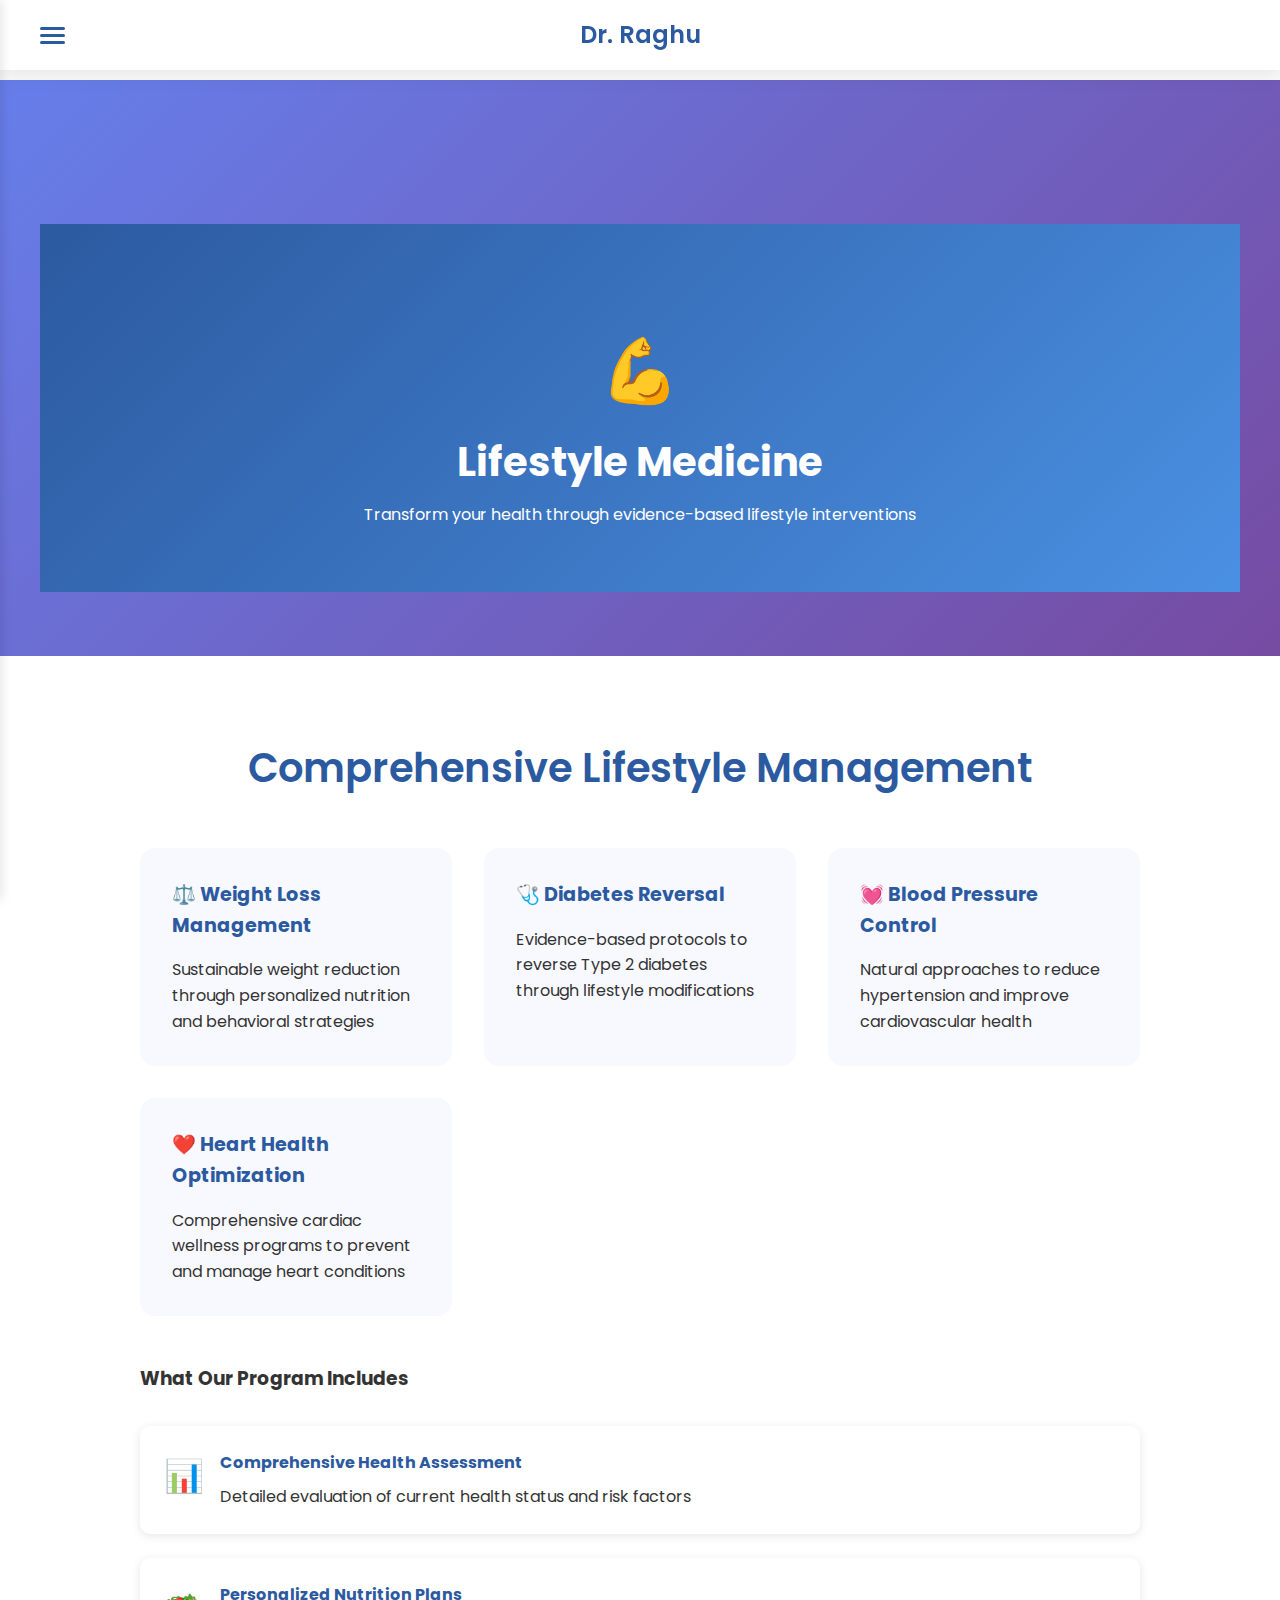
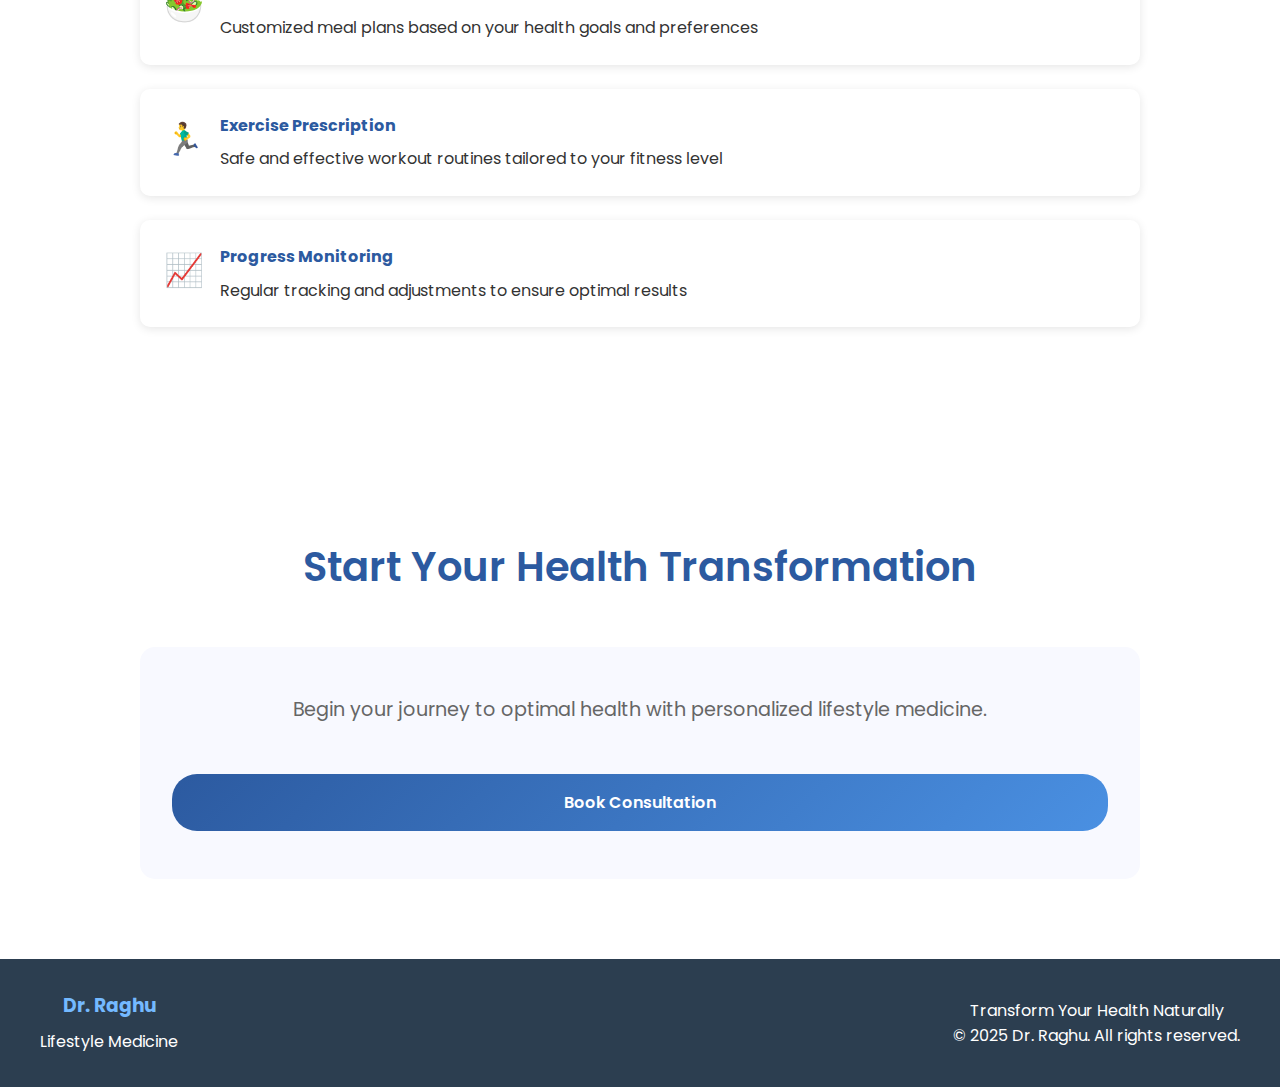
<file: lifestyle.html>
<!DOCTYPE html>
<html lang="en">
<head>
    <meta charset="UTF-8">
    <meta name="viewport" content="width=device-width, initial-scale=1.0">
    <title>Lifestyle Medicine - Dr. Raghu</title>
    <link rel="stylesheet" href="css/styles.css">
    <link href="https://fonts.googleapis.com/css2?family=Poppins:wght@300;400;500;600;700&display=swap" rel="stylesheet">
</head>
<body>
    <nav class="navigation">
        <div class="nav-container">
            <div class="logo"><a href="index.html" style="text-decoration: none; color: inherit;">Dr. Raghu</a></div>
        </div>
    </nav>

    <button class="hamburger-menu" id="hamburger-menu">
        <span class="hamburger-line"></span>
        <span class="hamburger-line"></span>
        <span class="hamburger-line"></span>
    </button>

    <ul class="nav-menu" id="nav-menu">
        <li><a href="index.html">Home</a></li>
        <li><a href="index.html#about">About</a></li>
        <li><a href="index.html#appointment">Book Appointment</a></li>
        <li class="services-dropdown">
            <span class="services-title">Services</span>
            <ul class="dropdown-menu">
                <li><a style="margin: 0; padding:0.75rem 0rem" href="psychiatry.html">🧠 Psychiatric Consultation</a></li>
                <li><a href="lifestyle.html">💪 Lifestyle Medicine</a></li>
                <li><a href="spiritual.html">🕉️ Spiritual Wellness</a></li>
                <li><a href="music.html">🎵 Music Therapy</a></li>
            </ul>
        </li>
    </ul>

    <section class="hero-section">
        <div class="hero-container">
            <div class="service-hero">
                <div class="service-icon-large">💪</div>
                <h1>Lifestyle Medicine</h1>
                <p>Transform your health through evidence-based lifestyle interventions</p>
            </div>
        </div>
    </section>

    <section class="content-section">
        <div class="section-container">
            <h2 class="section-title">Comprehensive Lifestyle Management</h2>
            <div class="service-details">
                <div class="detail-grid">
                    <div class="detail-item">
                        <h3>⚖️ Weight Loss Management</h3>
                        <p>Sustainable weight reduction through personalized nutrition and behavioral strategies</p>
                    </div>
                    <div class="detail-item">
                        <h3>🩺 Diabetes Reversal</h3>
                        <p>Evidence-based protocols to reverse Type 2 diabetes through lifestyle modifications</p>
                    </div>
                    <div class="detail-item">
                        <h3>💓 Blood Pressure Control</h3>
                        <p>Natural approaches to reduce hypertension and improve cardiovascular health</p>
                    </div>
                    <div class="detail-item">
                        <h3>❤️ Heart Health Optimization</h3>
                        <p>Comprehensive cardiac wellness programs to prevent and manage heart conditions</p>
                    </div>
                </div>
            </div>

            <div class="program-features">
                <h3>What Our Program Includes</h3>
                <div class="features-list">
                    <div class="feature-item">
                        <span class="feature-icon">📊</span>
                        <div>
                            <h4>Comprehensive Health Assessment</h4>
                            <p>Detailed evaluation of current health status and risk factors</p>
                        </div>
                    </div>
                    <div class="feature-item">
                        <span class="feature-icon">🥗</span>
                        <div>
                            <h4>Personalized Nutrition Plans</h4>
                            <p>Customized meal plans based on your health goals and preferences</p>
                        </div>
                    </div>
                    <div class="feature-item">
                        <span class="feature-icon">🏃‍♂️</span>
                        <div>
                            <h4>Exercise Prescription</h4>
                            <p>Safe and effective workout routines tailored to your fitness level</p>
                        </div>
                    </div>
                    <div class="feature-item">
                        <span class="feature-icon">📈</span>
                        <div>
                            <h4>Progress Monitoring</h4>
                            <p>Regular tracking and adjustments to ensure optimal results</p>
                        </div>
                    </div>
                </div>
            </div>
        </div>
    </section>

    <section class="appointment-section">
        <div class="section-container">
            <h2 class="section-title">Start Your Health Transformation</h2>
            <div class="appointment-cta">
                <p>Begin your journey to optimal health with personalized lifestyle medicine.</p>
                <a href="index.html#appointment" class="cta-button">Book Consultation</a>
            </div>
        </div>
    </section>

    <footer class="footer">
        <div class="footer-container">
            <div class="footer-content">
                <div class="footer-info">
                    <h3>Dr. Raghu</h3>
                    <p>Lifestyle Medicine</p>
                </div>
                <div class="footer-contact">
                    <p>Transform Your Health Naturally</p>
                    <p>&copy; 2025 Dr. Raghu. All rights reserved.</p>
                </div>
            </div>
        </div>
    </footer>

    <script src="js/script.js"></script>
</body>
</html>
</file>
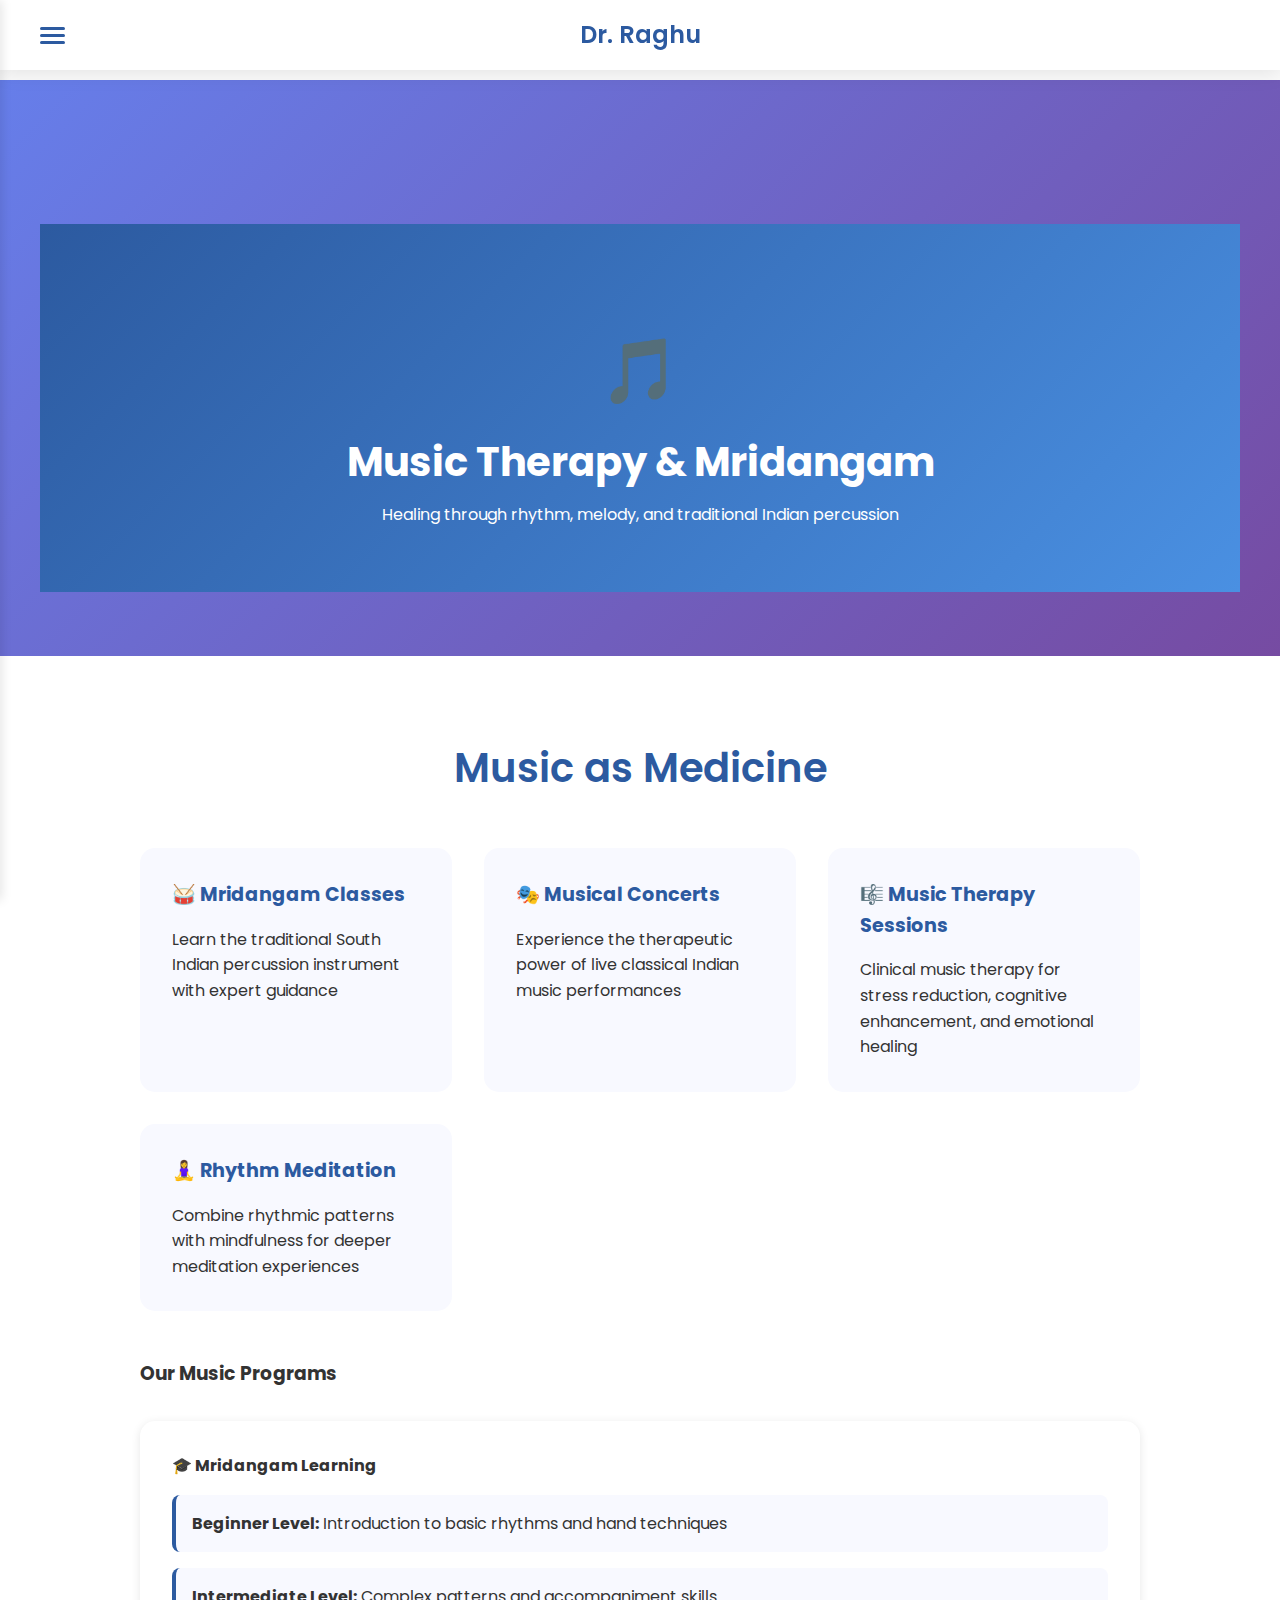
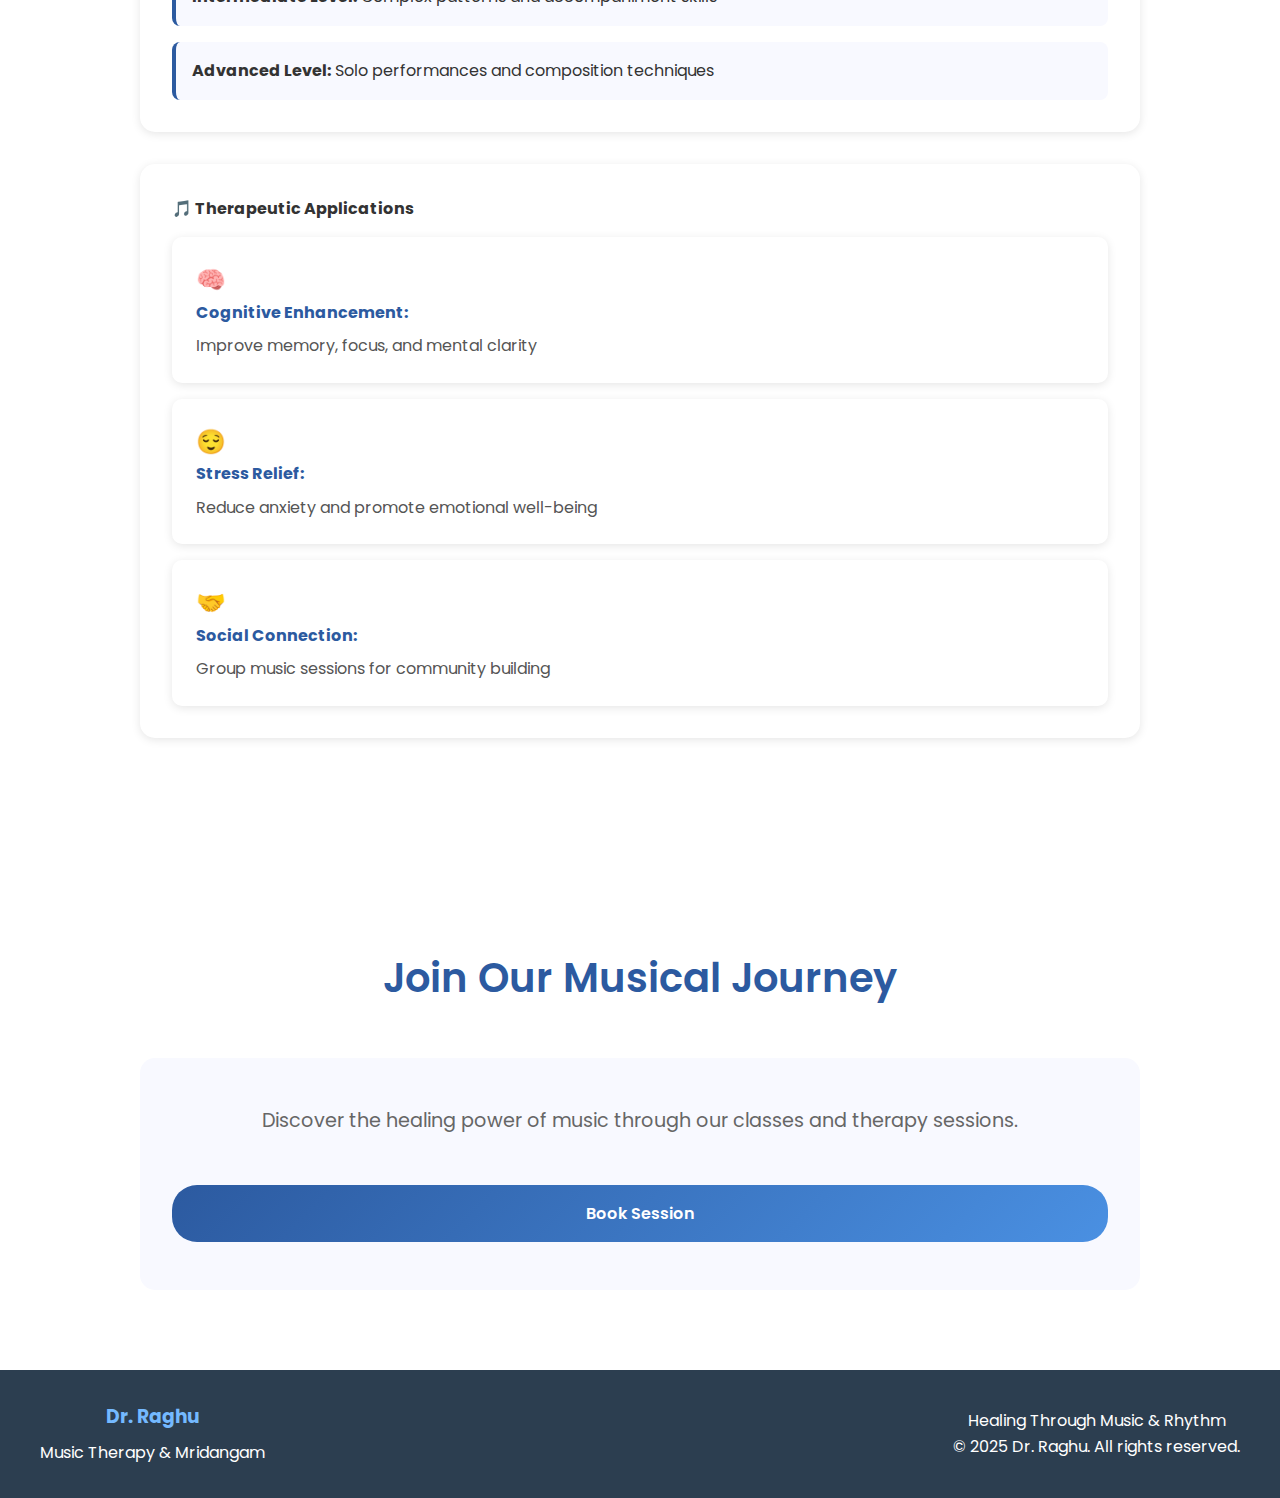
<file: music.html>
<!DOCTYPE html>
<html lang="en">
<head>
    <meta charset="UTF-8">
    <meta name="viewport" content="width=device-width, initial-scale=1.0">
    <title>Music Therapy & Mridangam - Dr. Raghu</title>
    <link rel="stylesheet" href="css/styles.css">
    <link href="https://fonts.googleapis.com/css2?family=Poppins:wght@300;400;500;600;700&display=swap" rel="stylesheet">
</head>
<body>
    <nav class="navigation">
        <div class="nav-container">
            <div class="logo"><a href="index.html" style="text-decoration: none; color: inherit;">Dr. Raghu</a></div>
        </div>
    </nav>

    <button class="hamburger-menu" id="hamburger-menu">
        <span class="hamburger-line"></span>
        <span class="hamburger-line"></span>
        <span class="hamburger-line"></span>
    </button>

    <ul class="nav-menu" id="nav-menu">
        <li><a href="index.html">Home</a></li>
        <li><a href="index.html#about">About</a></li>
        <li><a href="index.html#appointment">Book Appointment</a></li>
        <li class="services-dropdown">
            <span class="services-title">Services</span>
            <ul class="dropdown-menu">
                <li><a href="psychiatry.html">🧠 Psychiatric Consultation</a></li>
                <li><a href="lifestyle.html">💪 Lifestyle Medicine</a></li>
                <li><a href="spiritual.html">🕉️ Spiritual Wellness</a></li>
                <li><a href="music.html">🎵 Music Therapy</a></li>
            </ul>
        </li>
    </ul>

    <section class="hero-section">
        <div class="hero-container">
            <div class="service-hero">
                <div class="service-icon-large">🎵</div>
                <h1>Music Therapy & Mridangam</h1>
                <p>Healing through rhythm, melody, and traditional Indian percussion</p>
            </div>
        </div>
    </section>

    <section class="content-section">
        <div class="section-container">
            <h2 class="section-title">Music as Medicine</h2>
            <div class="service-details">
                <div class="detail-grid">
                    <div class="detail-item">
                        <h3>🥁 Mridangam Classes</h3>
                        <p>Learn the traditional South Indian percussion instrument with expert guidance</p>
                    </div>
                    <div class="detail-item">
                        <h3>🎭 Musical Concerts</h3>
                        <p>Experience the therapeutic power of live classical Indian music performances</p>
                    </div>
                    <div class="detail-item">
                        <h3>🎼 Music Therapy Sessions</h3>
                        <p>Clinical music therapy for stress reduction, cognitive enhancement, and emotional healing</p>
                    </div>
                    <div class="detail-item">
                        <h3>🧘‍♀️ Rhythm Meditation</h3>
                        <p>Combine rhythmic patterns with mindfulness for deeper meditation experiences</p>
                    </div>
                </div>
            </div>

            <div class="music-programs">
                <h3>Our Music Programs</h3>
                
                <div class="program-section">
                    <h4>🎓 Mridangam Learning</h4>
                    <div class="program-levels">
                        <div class="level-item">
                            <strong>Beginner Level:</strong> Introduction to basic rhythms and hand techniques
                        </div>
                        <div class="level-item">
                            <strong>Intermediate Level:</strong> Complex patterns and accompaniment skills
                        </div>
                        <div class="level-item">
                            <strong>Advanced Level:</strong> Solo performances and composition techniques
                        </div>
                    </div>
                </div>

                <div class="program-section">
                    <h4>🎵 Therapeutic Applications</h4>
                    <div class="therapy-benefits">
                        <div class="benefit-item">
                            <span class="benefit-icon">🧠</span>
                            <div>
                                <strong>Cognitive Enhancement:</strong> Improve memory, focus, and mental clarity
                            </div>
                        </div>
                        <div class="benefit-item">
                            <span class="benefit-icon">😌</span>
                            <div>
                                <strong>Stress Relief:</strong> Reduce anxiety and promote emotional well-being
                            </div>
                        </div>
                        <div class="benefit-item">
                            <span class="benefit-icon">🤝</span>
                            <div>
                                <strong>Social Connection:</strong> Group music sessions for community building
                            </div>
                        </div>
                    </div>
                </div>
            </div>
        </div>
    </section>

    <section class="appointment-section">
        <div class="section-container">
            <h2 class="section-title">Join Our Musical Journey</h2>
            <div class="appointment-cta">
                <p>Discover the healing power of music through our classes and therapy sessions.</p>
                <a href="index.html#appointment" class="cta-button">Book Session</a>
            </div>
        </div>
    </section>

    <footer class="footer">
        <div class="footer-container">
            <div class="footer-content">
                <div class="footer-info">
                    <h3>Dr. Raghu</h3>
                    <p>Music Therapy & Mridangam</p>
                </div>
                <div class="footer-contact">
                    <p>Healing Through Music & Rhythm</p>
                    <p>&copy; 2025 Dr. Raghu. All rights reserved.</p>
                </div>
            </div>
        </div>
    </footer>

    <script src="js/script.js"></script>
</body>
</html>
</file>
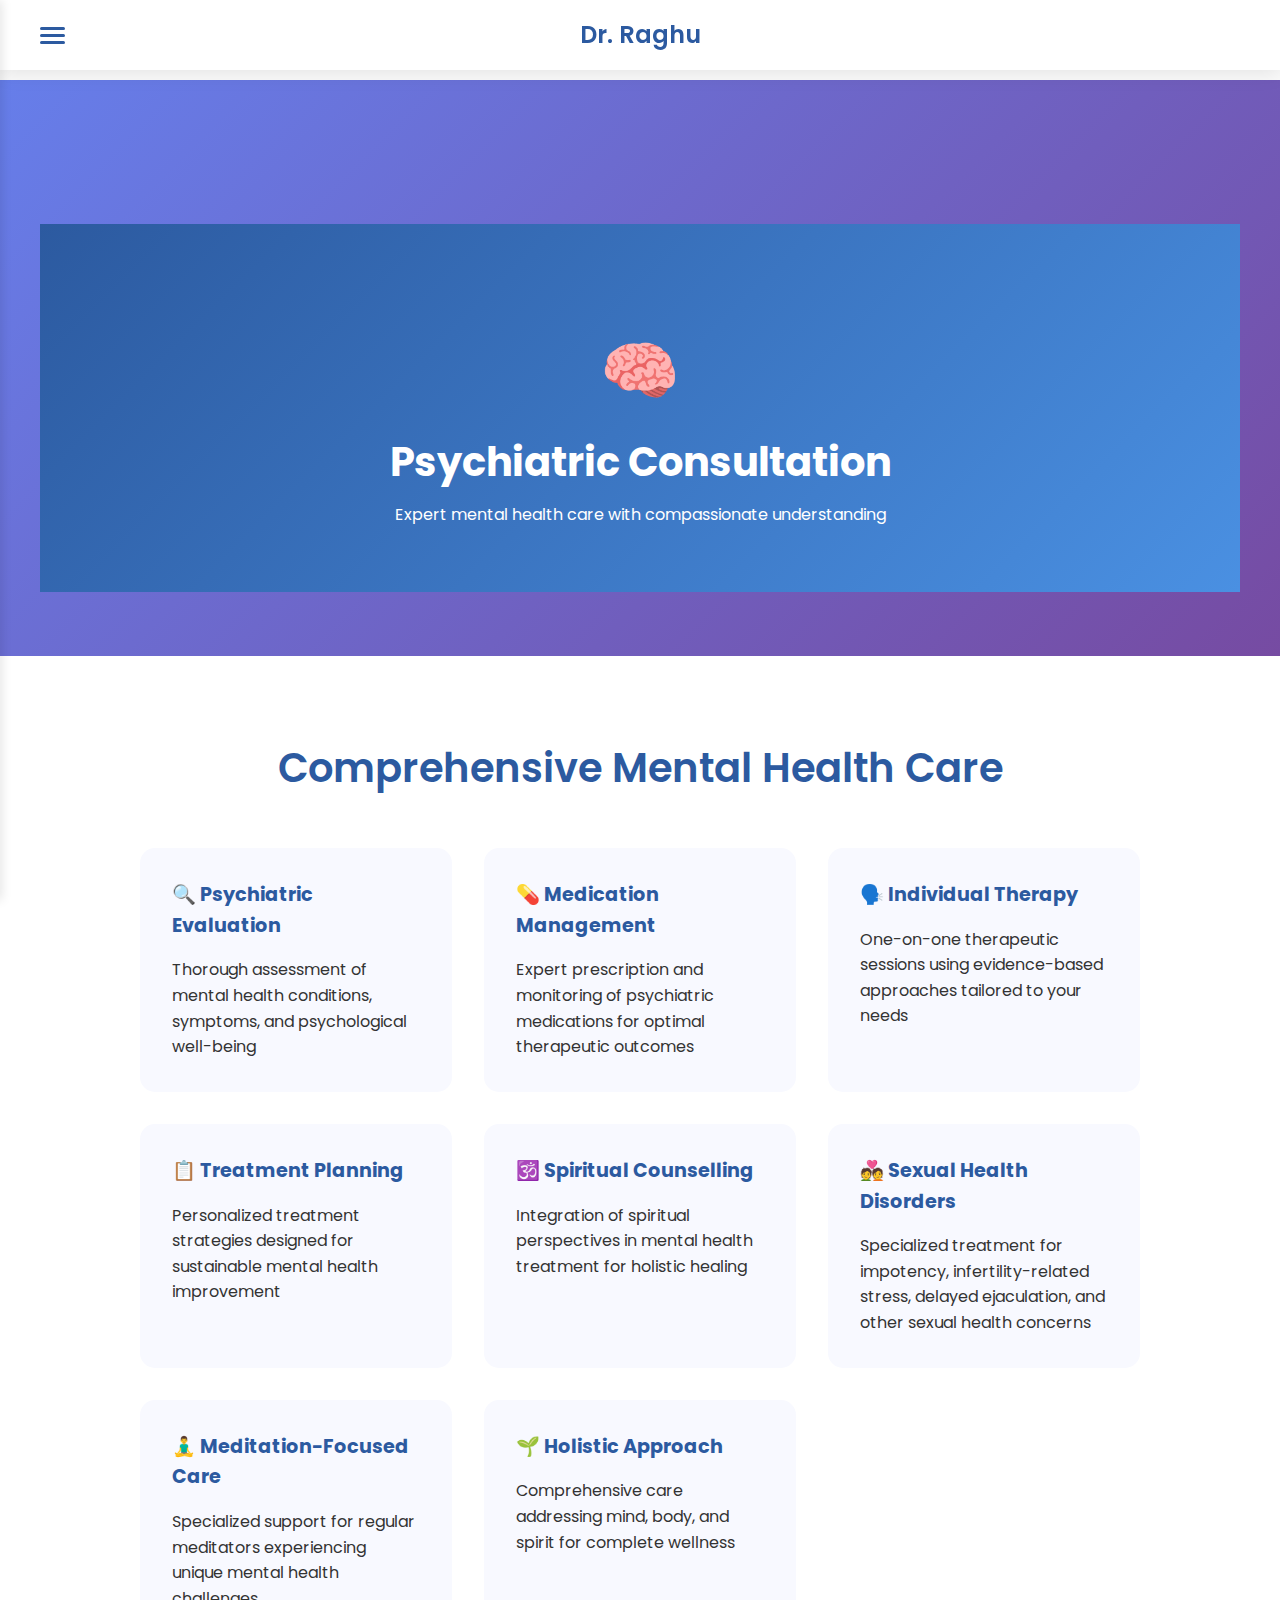
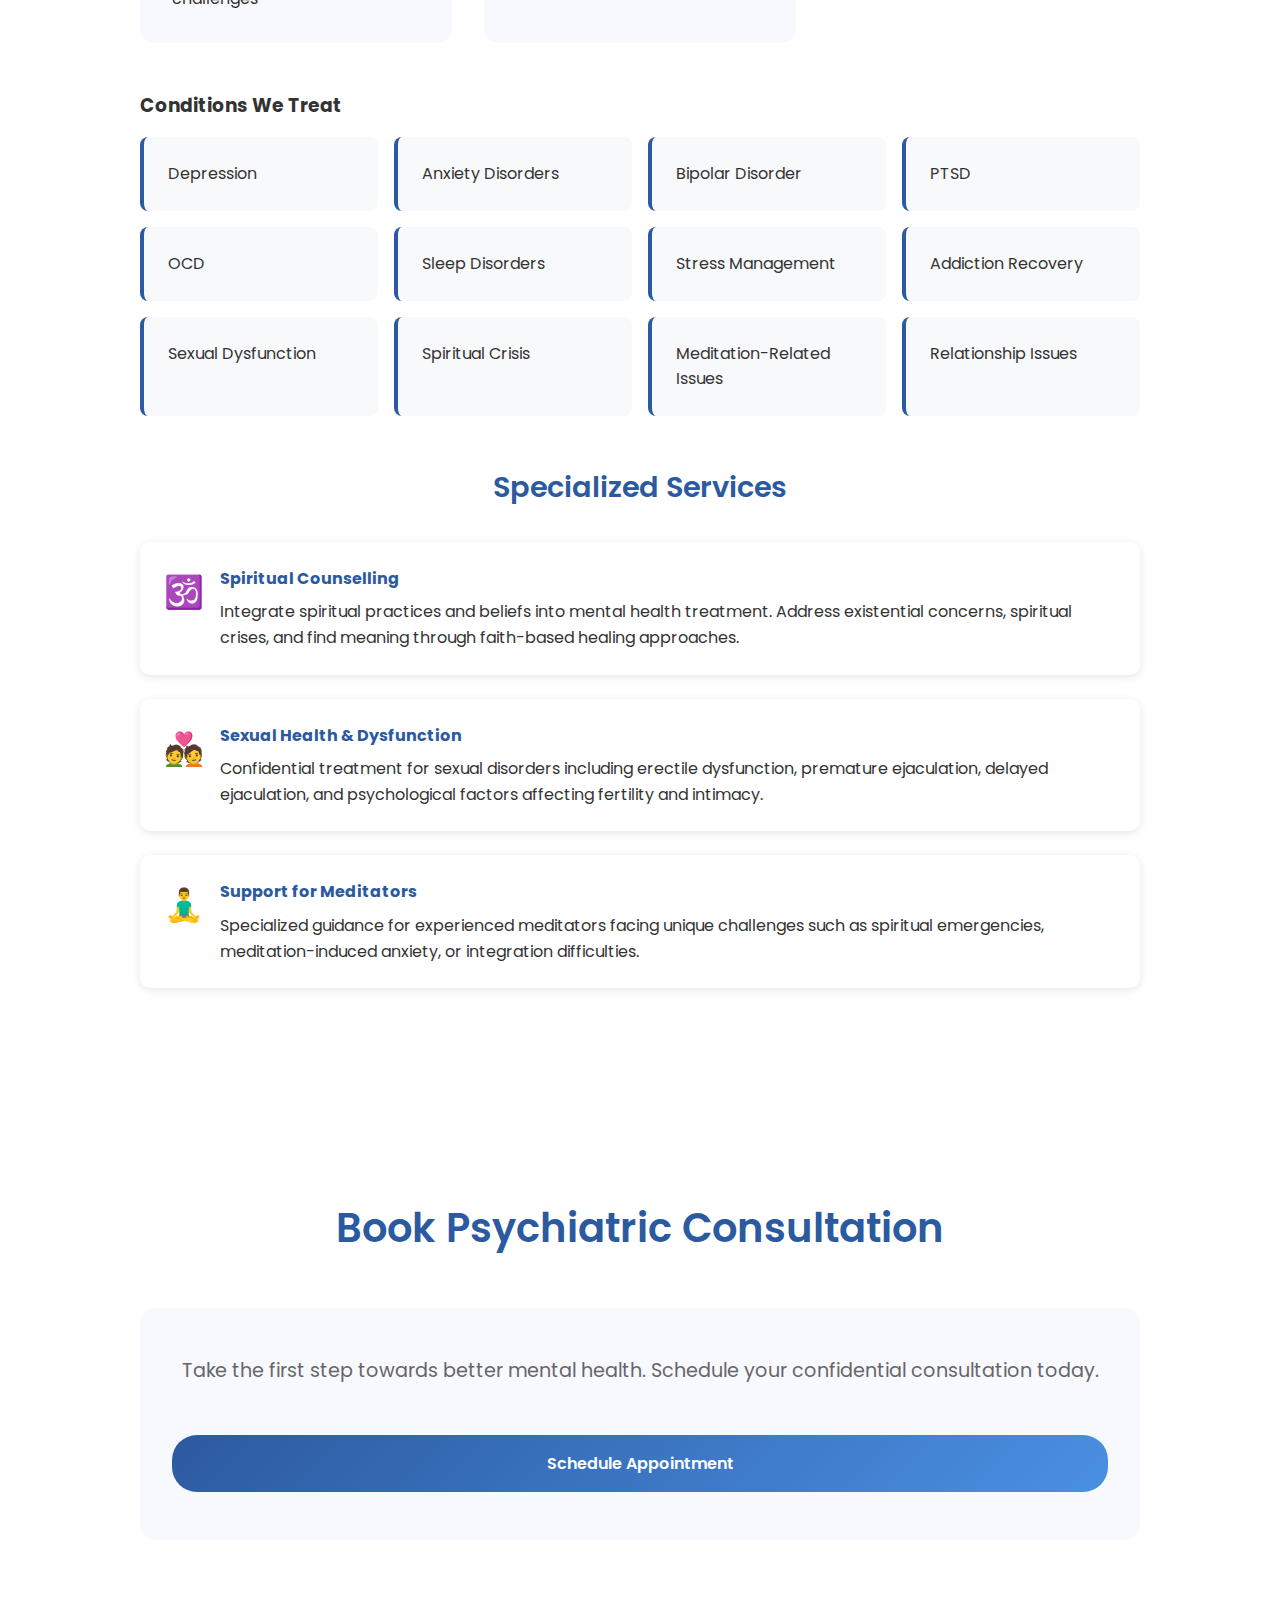
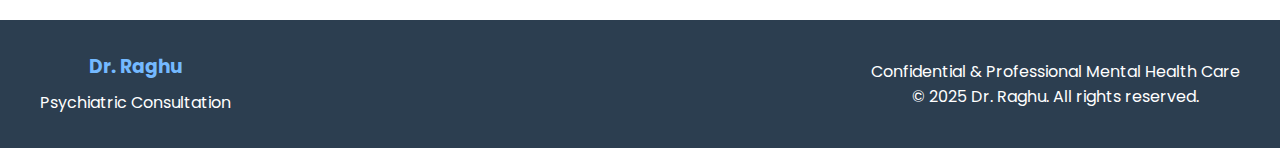
<file: psychiatry.html>
<!DOCTYPE html>
<html lang="en">
<head>
    <meta charset="UTF-8">
    <meta name="viewport" content="width=device-width, initial-scale=1.0">
    <title>Psychiatric Consultation - Dr. Raghu</title>
    <link rel="stylesheet" href="css/styles.css">
    <link href="https://fonts.googleapis.com/css2?family=Poppins:wght@300;400;500;600;700&display=swap" rel="stylesheet">
</head>
<body>
    <nav class="navigation">
        <div class="nav-container">
            <div class="logo"><a href="index.html" style="text-decoration: none; color: inherit;">Dr. Raghu</a></div>
        </div>
    </nav>

    <button class="hamburger-menu" id="hamburger-menu">
        <span class="hamburger-line"></span>
        <span class="hamburger-line"></span>
        <span class="hamburger-line"></span>
    </button>

    <ul class="nav-menu" id="nav-menu">
        <li><a href="index.html">Home</a></li>
        <li><a href="index.html#about">About</a></li>
        <li><a href="index.html#appointment">Book Appointment</a></li>
        <li class="services-dropdown">
            <span class="services-title">Services</span>
            <ul class="dropdown-menu">
                <li><a href="psychiatry.html">🧠 Psychiatric Consultation</a></li>
                <li><a href="lifestyle.html">💪 Lifestyle Medicine</a></li>
                <li><a href="spiritual.html">🕉️ Spiritual Wellness</a></li>
                <li><a href="music.html">🎵 Music Therapy</a></li>
            </ul>
        </li>
    </ul>

    <section class="hero-section">
        <div class="hero-container">
            <div class="service-hero">
                <div class="service-icon-large">🧠</div>
                <h1>Psychiatric Consultation</h1>
                <p>Expert mental health care with compassionate understanding</p>
            </div>
        </div>
    </section>

    <section class="content-section">
        <div class="section-container">
            <h2 class="section-title">Comprehensive Mental Health Care</h2>
            <div class="service-details">
                <div class="detail-grid">
                    <div class="detail-item">
                        <h3>🔍 Psychiatric Evaluation</h3>
                        <p>Thorough assessment of mental health conditions, symptoms, and psychological well-being</p>
                    </div>
                    <div class="detail-item">
                        <h3>💊 Medication Management</h3>
                        <p>Expert prescription and monitoring of psychiatric medications for optimal therapeutic outcomes</p>
                    </div>
                    <div class="detail-item">
                        <h3>🗣️ Individual Therapy</h3>
                        <p>One-on-one therapeutic sessions using evidence-based approaches tailored to your needs</p>
                    </div>
                    <div class="detail-item">
                        <h3>📋 Treatment Planning</h3>
                        <p>Personalized treatment strategies designed for sustainable mental health improvement</p>
                    </div>
                    <div class="detail-item">
                        <h3>🕉️ Spiritual Counselling</h3>
                        <p>Integration of spiritual perspectives in mental health treatment for holistic healing</p>
                    </div>
                    <div class="detail-item">
                        <h3>💑 Sexual Health Disorders</h3>
                        <p>Specialized treatment for impotency, infertility-related stress, delayed ejaculation, and other sexual health concerns</p>
                    </div>
                    <div class="detail-item">
                        <h3>🧘‍♂️ Meditation-Focused Care</h3>
                        <p>Specialized support for regular meditators experiencing unique mental health challenges</p>
                    </div>
                    <div class="detail-item">
                        <h3>🌱 Holistic Approach</h3>
                        <p>Comprehensive care addressing mind, body, and spirit for complete wellness</p>
                    </div>
                </div>
            </div>

            <div class="conditions-treated">
                <h3>Conditions We Treat</h3>
                <div class="conditions-grid">
                    <div class="condition-item">Depression</div>
                    <div class="condition-item">Anxiety Disorders</div>
                    <div class="condition-item">Bipolar Disorder</div>
                    <div class="condition-item">PTSD</div>
                    <div class="condition-item">OCD</div>
                    <div class="condition-item">Sleep Disorders</div>
                    <div class="condition-item">Stress Management</div>
                    <div class="condition-item">Addiction Recovery</div>
                    <div class="condition-item">Sexual Dysfunction</div>
                    <div class="condition-item">Spiritual Crisis</div>
                    <div class="condition-item">Meditation-Related Issues</div>
                    <div class="condition-item">Relationship Issues</div>
                </div>
            </div>

            <div class="specialized-services">
                <h3>Specialized Services</h3>
                <div class="features-list">
                    <div class="feature-item">
                        <span class="feature-icon">🕉️</span>
                        <div>
                            <h4>Spiritual Counselling</h4>
                            <p>Integrate spiritual practices and beliefs into mental health treatment. Address existential concerns, spiritual crises, and find meaning through faith-based healing approaches.</p>
                        </div>
                    </div>
                    <div class="feature-item">
                        <span class="feature-icon">💑</span>
                        <div>
                            <h4>Sexual Health & Dysfunction</h4>
                            <p>Confidential treatment for sexual disorders including erectile dysfunction, premature ejaculation, delayed ejaculation, and psychological factors affecting fertility and intimacy.</p>
                        </div>
                    </div>
                    <div class="feature-item">
                        <span class="feature-icon">🧘‍♂️</span>
                        <div>
                            <h4>Support for Meditators</h4>
                            <p>Specialized guidance for experienced meditators facing unique challenges such as spiritual emergencies, meditation-induced anxiety, or integration difficulties.</p>
                        </div>
                    </div>
                </div>
            </div>
        </div>
    </section>

    <section class="appointment-section">
        <div class="section-container">
            <h2 class="section-title">Book Psychiatric Consultation</h2>
            <div class="appointment-cta">
                <p>Take the first step towards better mental health. Schedule your confidential consultation today.</p>
                <a href="index.html#appointment" class="cta-button">Schedule Appointment</a>
            </div>
        </div>
    </section>

    <footer class="footer">
        <div class="footer-container">
            <div class="footer-content">
                <div class="footer-info">
                    <h3>Dr. Raghu</h3>
                    <p>Psychiatric Consultation</p>
                </div>
                <div class="footer-contact">
                    <p>Confidential & Professional Mental Health Care</p>
                    <p>&copy; 2025 Dr. Raghu. All rights reserved.</p>
                </div>
            </div>
        </div>
    </footer>

    <script src="js/script.js"></script>
</body>
</html>
</file>
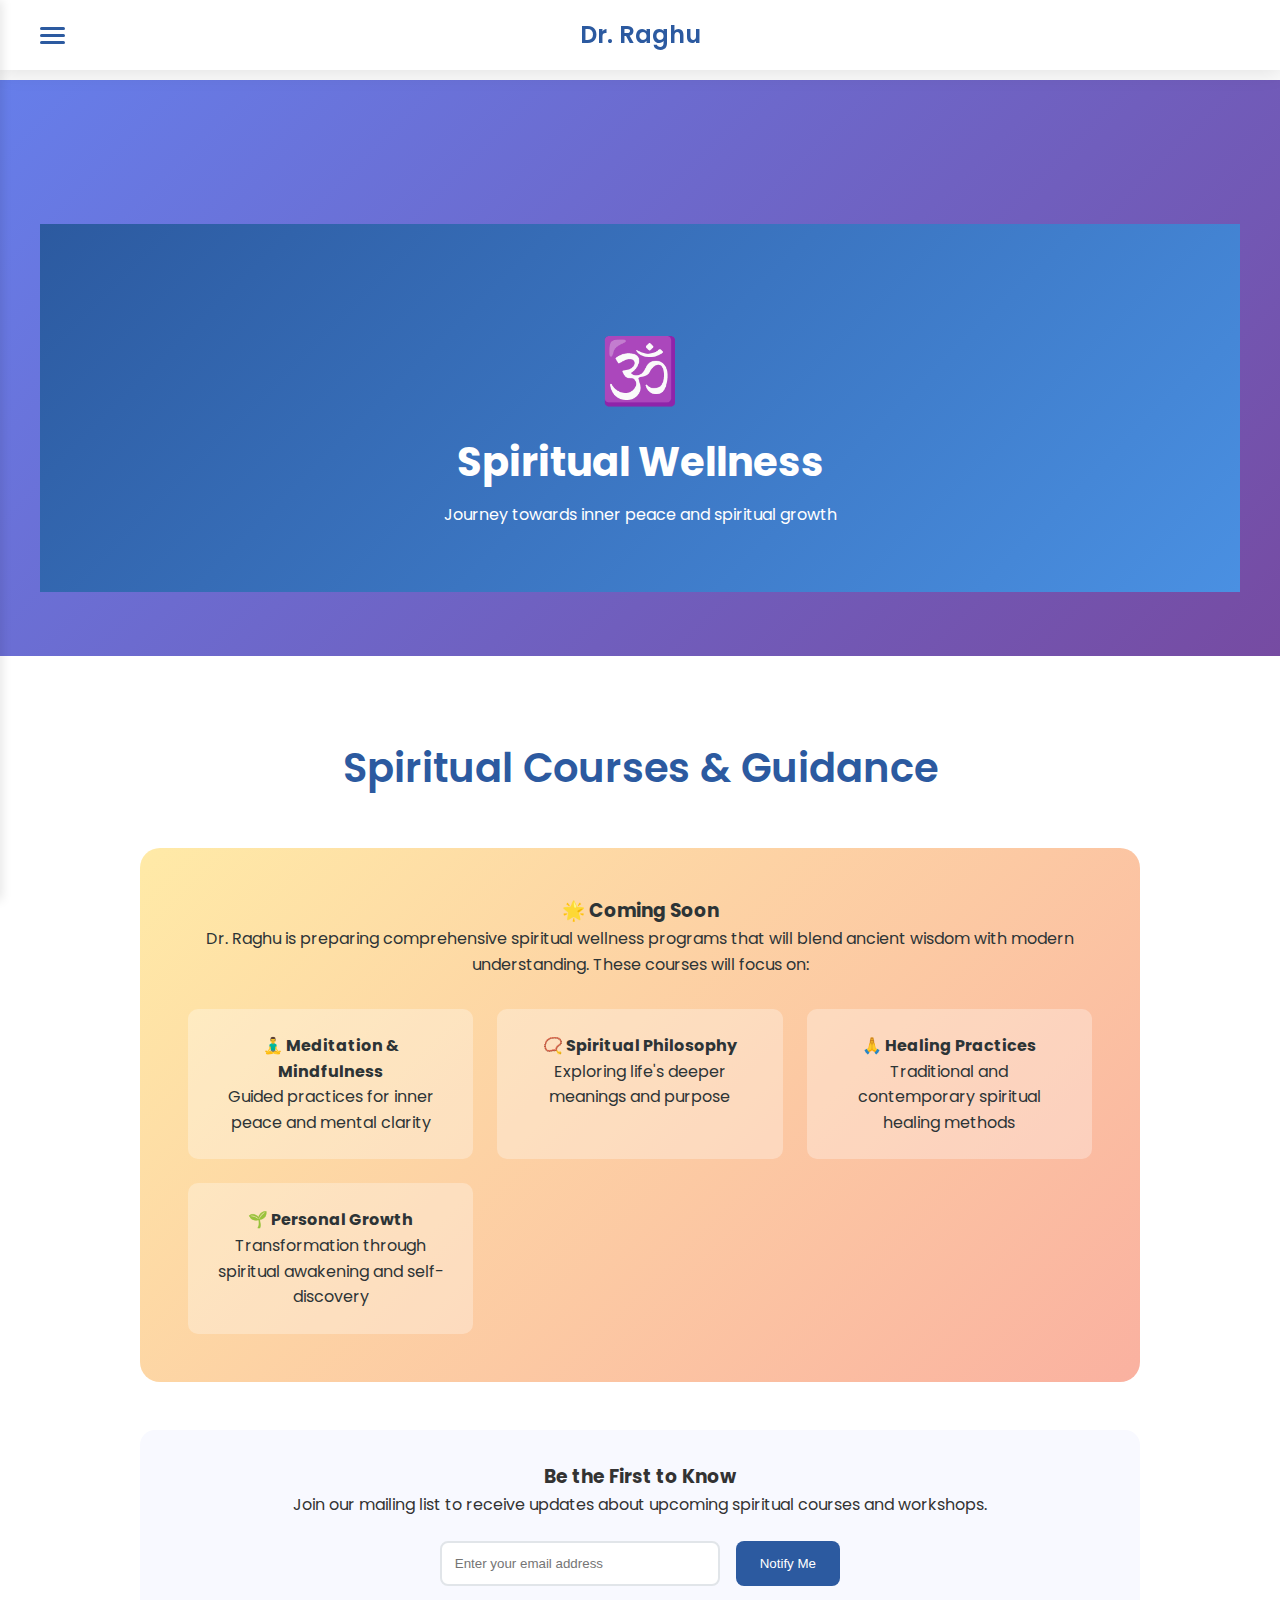
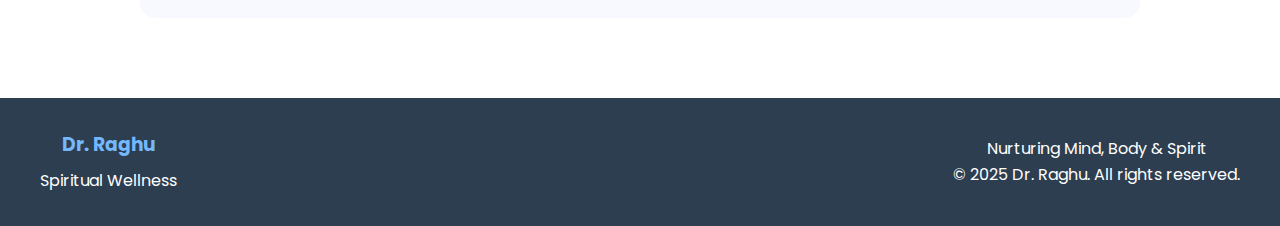
<file: spiritual.html>
<!DOCTYPE html>
<html lang="en">
<head>
    <meta charset="UTF-8">
    <meta name="viewport" content="width=device-width, initial-scale=1.0">
    <title>Spiritual Wellness - Dr. Raghu</title>
    <link rel="stylesheet" href="css/styles.css">
    <link href="https://fonts.googleapis.com/css2?family=Poppins:wght@300;400;500;600;700&display=swap" rel="stylesheet">
</head>
<body>
    <nav class="navigation">
        <div class="nav-container">
            <div class="logo"><a href="index.html" style="text-decoration: none; color: inherit;">Dr. Raghu</a></div>
        </div>
    </nav>

    <button class="hamburger-menu" id="hamburger-menu">
        <span class="hamburger-line"></span>
        <span class="hamburger-line"></span>
        <span class="hamburger-line"></span>
    </button>

    <ul class="nav-menu" id="nav-menu">
        <li><a href="index.html">Home</a></li>
        <li><a href="index.html#about">About</a></li>
        <li><a href="index.html#appointment">Book Appointment</a></li>
        <li class="services-dropdown">
            <span class="services-title">Services</span>
            <ul class="dropdown-menu">
                <li><a style="margin: 0; padding:0.75rem 0rem" href="psychiatry.html">🧠 Psychiatric Consultation</a></li>
                <li><a href="lifestyle.html">💪 Lifestyle Medicine</a></li>
                <li><a href="spiritual.html">🕉️ Spiritual Wellness</a></li>
                <li><a href="music.html">🎵 Music Therapy</a></li>
            </ul>
        </li>
    </ul>

    <section class="hero-section">
        <div class="hero-container">
            <div class="service-hero">
                <div class="service-icon-large">🕉️</div>
                <h1>Spiritual Wellness</h1>
                <p>Journey towards inner peace and spiritual growth</p>
            </div>
        </div>
    </section>

    <section class="content-section">
        <div class="section-container">
            <h2 class="section-title">Spiritual Courses & Guidance</h2>
            
            <div class="coming-soon-announcement">
                <div class="announcement-card">
                    <h3>🌟 Coming Soon</h3>
                    <p>Dr. Raghu is preparing comprehensive spiritual wellness programs that will blend ancient wisdom with modern understanding. These courses will focus on:</p>
                    
                    <div class="upcoming-features">
                        <div class="feature-preview">
                            <h4>🧘‍♂️ Meditation & Mindfulness</h4>
                            <p>Guided practices for inner peace and mental clarity</p>
                        </div>
                        <div class="feature-preview">
                            <h4>📿 Spiritual Philosophy</h4>
                            <p>Exploring life's deeper meanings and purpose</p>
                        </div>
                        <div class="feature-preview">
                            <h4>🙏 Healing Practices</h4>
                            <p>Traditional and contemporary spiritual healing methods</p>
                        </div>
                        <div class="feature-preview">
                            <h4>🌱 Personal Growth</h4>
                            <p>Transformation through spiritual awakening and self-discovery</p>
                        </div>
                    </div>
                </div>
            </div>

            <div class="notify-section">
                <h3>Be the First to Know</h3>
                <p>Join our mailing list to receive updates about upcoming spiritual courses and workshops.</p>
                <form class="notify-form">
                    <div class="notify-input-group">
                        <input type="email" placeholder="Enter your email address" required>
                        <button type="submit">Notify Me</button>
                    </div>
                </form>
            </div>
        </div>
    </section>

    <footer class="footer">
        <div class="footer-container">
            <div class="footer-content">
                <div class="footer-info">
                    <h3>Dr. Raghu</h3>
                    <p>Spiritual Wellness</p>
                </div>
                <div class="footer-contact">
                    <p>Nurturing Mind, Body & Spirit</p>
                    <p>&copy; 2025 Dr. Raghu. All rights reserved.</p>
                </div>
            </div>
        </div>
    </footer>

    <script src="js/script.js"></script>
</body>
</html>
</file>
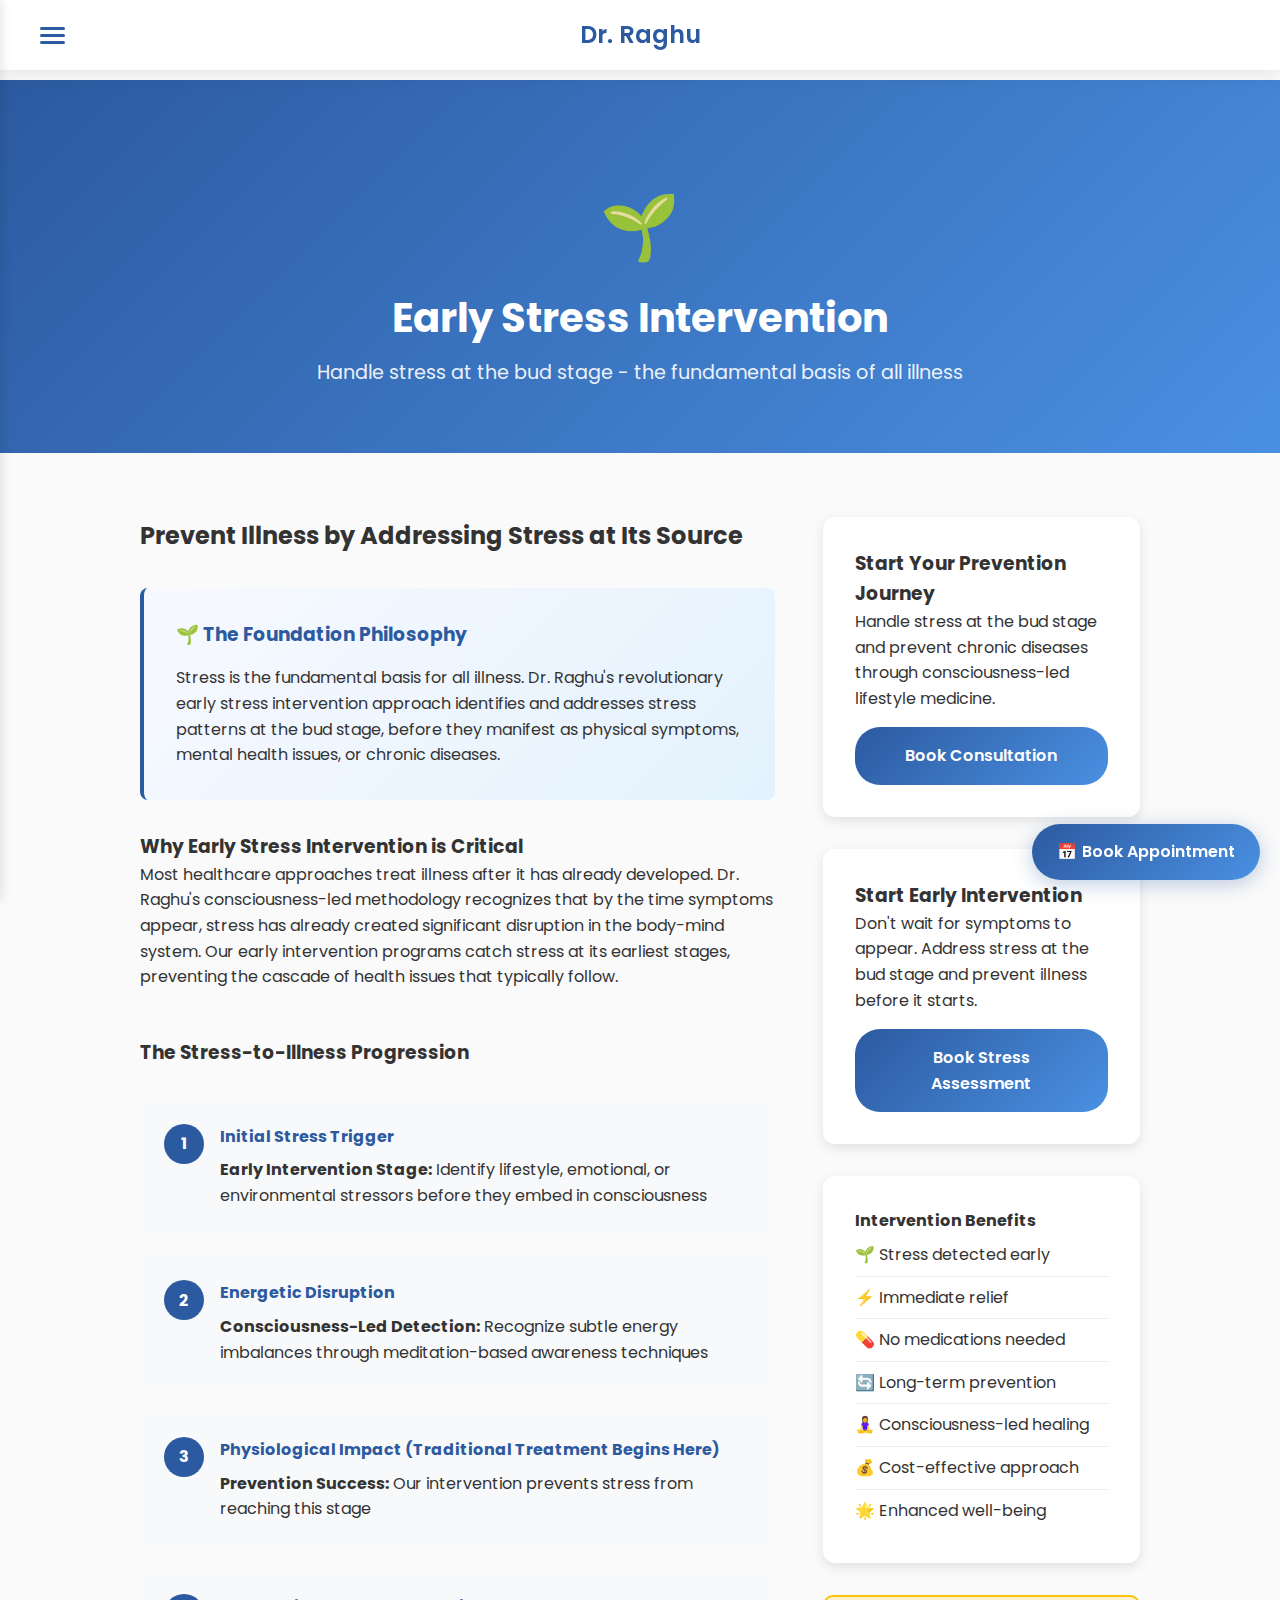
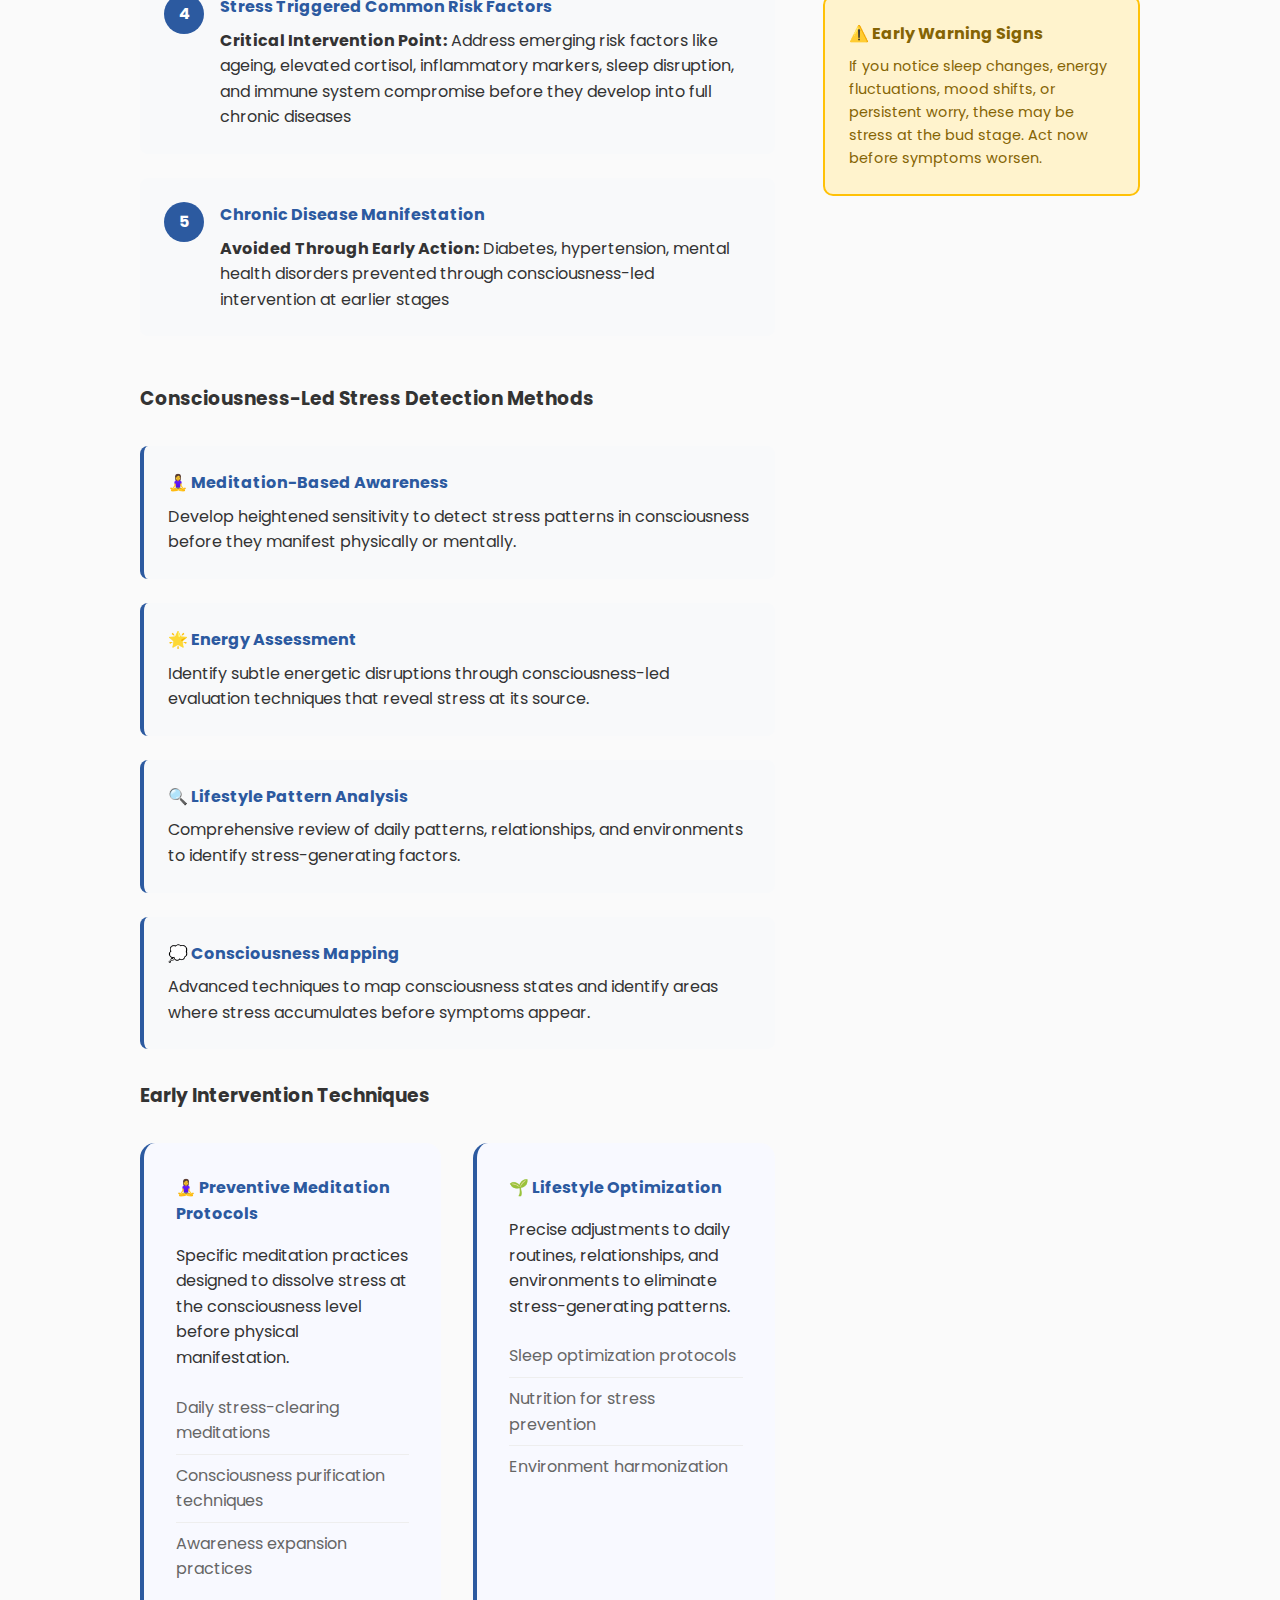
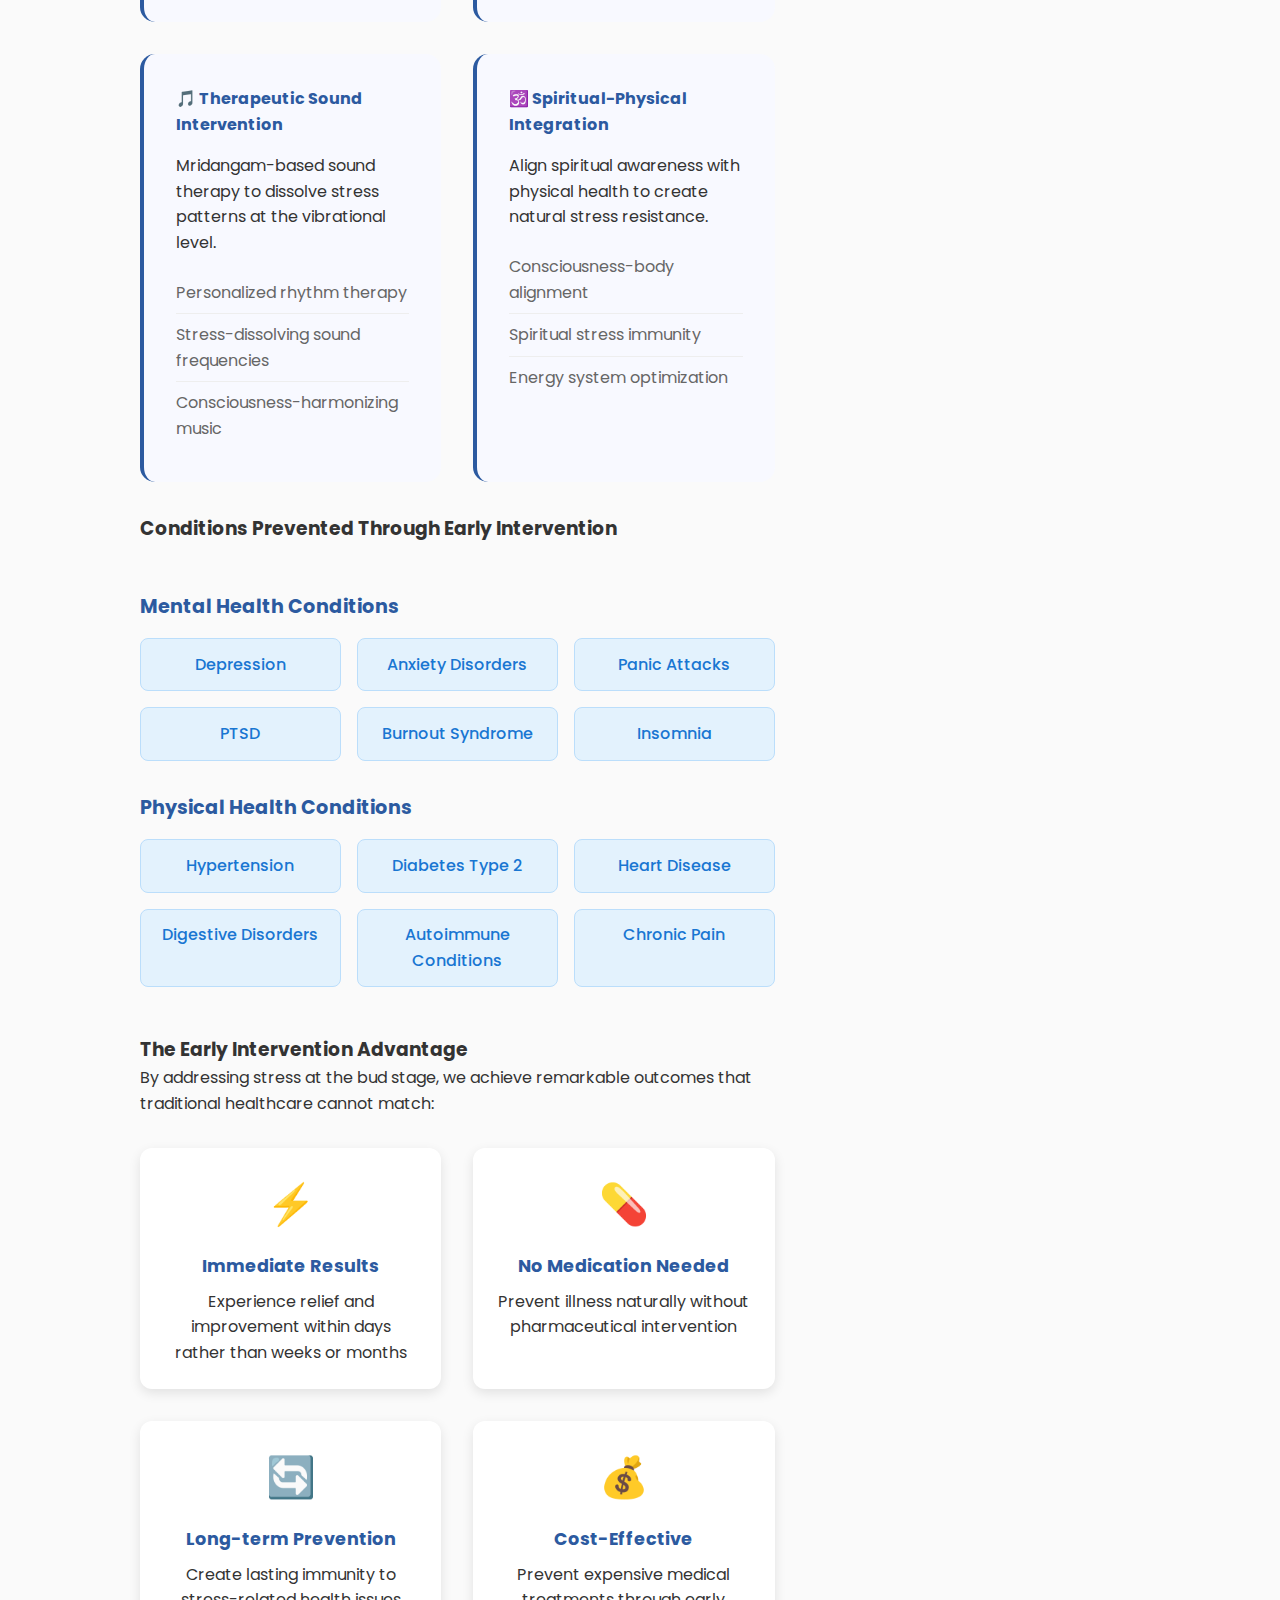
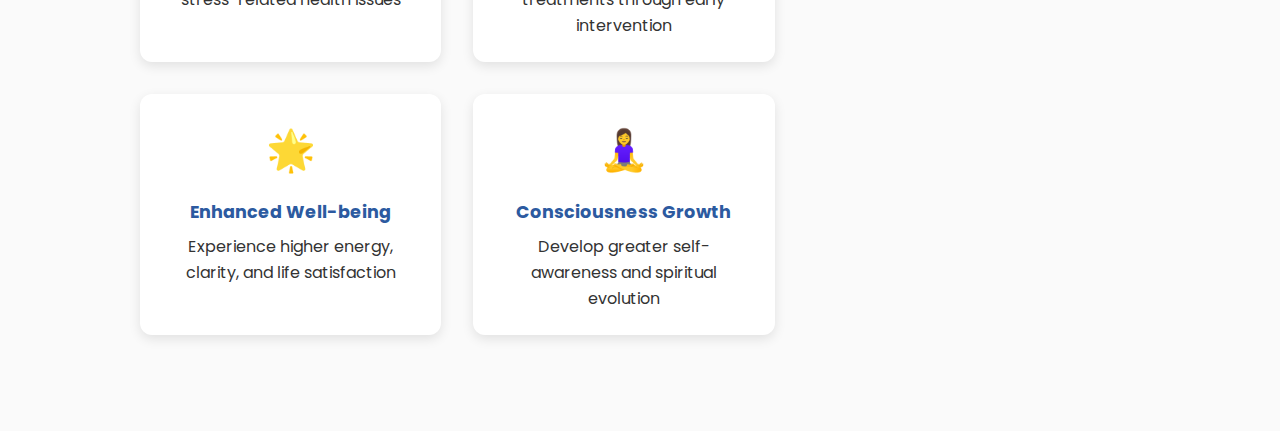
<file: stress-intervention.html>
<!DOCTYPE html>
<html lang="en">
<head>
    <meta charset="UTF-8">
    <meta name="viewport" content="width=device-width, initial-scale=1.0">
    <title>Early Stress Intervention - Dr. Raghu</title>
    <link rel="stylesheet" href="css/styles.css">
    <link href="https://fonts.googleapis.com/css2?family=Poppins:wght@300;400;500;600;700&display=swap" rel="stylesheet">
</head>
<body>
    <nav class="navigation">
        <div class="nav-container">
            <div class="logo">Dr. Raghu</div>
        </div>
    </nav>

    <button class="hamburger-menu" id="hamburger-menu">
        <span class="hamburger-line"></span>
        <span class="hamburger-line"></span>
        <span class="hamburger-line"></span>
    </button>

    <ul class="nav-menu" id="nav-menu">
        <li><a href="index.html#hero">Home</a></li>
        <li><a href="index.html#about">About</a></li>
        <li><a href="index.html#appointment">Book Appointment</a></li>
        <li class="services-dropdown">
            <span class="services-title">Services</span>
            <ul class="dropdown-menu">
                <li><a href="psychiatry.html">🧠 Psychiatric Consultation</a></li>
                <li><a href="stress-intervention.html">🌱 Early Stress Intervention</a></li>
                <li><a href="lifestyle.html">💪 Lifestyle Medicine</a></li>
                <li><a href="spiritual.html">🕉️ Spiritual Wellness</a></li>
                <li><a href="music.html">🎵 Music Therapy</a></li>
            </ul>
        </li>
    </ul>

    <main>
        <section class="service-hero">
            <div class="section-container">
                <div class="service-header">
                    <div class="service-icon-large">🌱</div>
                    <h1>Early Stress Intervention</h1>
                    <p class="service-subtitle">Handle stress at the bud stage - the fundamental basis of all illness</p>
                </div>
            </div>
        </section>

        <section class="service-content">
            <div class="section-container">
                <div class="content-grid">
                    <div class="main-content">
                        <h2>Prevent Illness by Addressing Stress at Its Source</h2>
                        
                        <div class="highlight-box">
                            <h3>🌱 The Foundation Philosophy</h3>
                            <p>Stress is the fundamental basis for all illness. Dr. Raghu's revolutionary early stress intervention approach identifies and addresses stress patterns at the bud stage, before they manifest as physical symptoms, mental health issues, or chronic diseases.</p>
                        </div>

                        <h3>Why Early Stress Intervention is Critical</h3>
                        <p>Most healthcare approaches treat illness after it has already developed. Dr. Raghu's consciousness-led methodology recognizes that by the time symptoms appear, stress has already created significant disruption in the body-mind system. Our early intervention programs catch stress at its earliest stages, preventing the cascade of health issues that typically follow.</p>

                        <div class="intervention-stages">
                            <h3>The Stress-to-Illness Progression</h3>
                            <div class="intervention-steps">
                                <div class="step-item">
                                    <div class="step-number">1</div>
                                    <div>
                                        <h4>Initial Stress Trigger</h4>
                                        <p><strong>Early Intervention Stage:</strong> Identify lifestyle, emotional, or environmental stressors before they embed in consciousness</p>
                                    </div>
                                </div>
                                <div class="step-item">
                                    <div class="step-number">2</div>
                                    <div>
                                        <h4>Energetic Disruption</h4>
                                        <p><strong>Consciousness-Led Detection:</strong> Recognize subtle energy imbalances through meditation-based awareness techniques</p>
                                    </div>
                                </div>
                                <div class="step-item">
                                    <div class="step-number">3</div>
                                    <div>
                                        <h4>Physiological Impact (Traditional Treatment Begins Here)</h4>
                                        <p><strong>Prevention Success:</strong> Our intervention prevents stress from reaching this stage</p>
                                    </div>
                                </div>
                                <div class="step-item">
                                    <div class="step-number">4</div>
                                    <div>
                                        <h4>Stress Triggered Common Risk Factors</h4>
                                        <p><strong>Critical Intervention Point:</strong> Address emerging risk factors like ageing, elevated cortisol, inflammatory markers, sleep disruption, and immune system compromise before they develop into full chronic diseases</p>
                                    </div>
                                </div>
                                <div class="step-item">
                                    <div class="step-number">5</div>
                                    <div>
                                        <h4>Chronic Disease Manifestation</h4>
                                        <p><strong>Avoided Through Early Action:</strong> Diabetes, hypertension, mental health disorders prevented through consciousness-led intervention at earlier stages</p>
                                    </div>
                                </div>
                            </div>
                        </div>

                        <h3>Consciousness-Led Stress Detection Methods</h3>
                        <div class="services-list">
                            <div class="service-detail">
                                <h4>🧘‍♀️ Meditation-Based Awareness</h4>
                                <p>Develop heightened sensitivity to detect stress patterns in consciousness before they manifest physically or mentally.</p>
                            </div>
                            <div class="service-detail">
                                <h4>🌟 Energy Assessment</h4>
                                <p>Identify subtle energetic disruptions through consciousness-led evaluation techniques that reveal stress at its source.</p>
                            </div>
                            <div class="service-detail">
                                <h4>🔍 Lifestyle Pattern Analysis</h4>
                                <p>Comprehensive review of daily patterns, relationships, and environments to identify stress-generating factors.</p>
                            </div>
                            <div class="service-detail">
                                <h4>💭 Consciousness Mapping</h4>
                                <p>Advanced techniques to map consciousness states and identify areas where stress accumulates before symptoms appear.</p>
                            </div>
                        </div>

                        <h3>Early Intervention Techniques</h3>
                        <div class="technique-grid">
                            <div class="technique-item">
                                <h4>🧘‍♀️ Preventive Meditation Protocols</h4>
                                <p>Specific meditation practices designed to dissolve stress at the consciousness level before physical manifestation.</p>
                                <ul>
                                    <li>Daily stress-clearing meditations</li>
                                    <li>Consciousness purification techniques</li>
                                    <li>Awareness expansion practices</li>
                                </ul>
                            </div>
                            <div class="technique-item">
                                <h4>🌱 Lifestyle Optimization</h4>
                                <p>Precise adjustments to daily routines, relationships, and environments to eliminate stress-generating patterns.</p>
                                <ul>
                                    <li>Sleep optimization protocols</li>
                                    <li>Nutrition for stress prevention</li>
                                    <li>Environment harmonization</li>
                                </ul>
                            </div>
                            <div class="technique-item">
                                <h4>🎵 Therapeutic Sound Intervention</h4>
                                <p>Mridangam-based sound therapy to dissolve stress patterns at the vibrational level.</p>
                                <ul>
                                    <li>Personalized rhythm therapy</li>
                                    <li>Stress-dissolving sound frequencies</li>
                                    <li>Consciousness-harmonizing music</li>
                                </ul>
                            </div>
                            <div class="technique-item">
                                <h4>🕉️ Spiritual-Physical Integration</h4>
                                <p>Align spiritual awareness with physical health to create natural stress resistance.</p>
                                <ul>
                                    <li>Consciousness-body alignment</li>
                                    <li>Spiritual stress immunity</li>
                                    <li>Energy system optimization</li>
                                </ul>
                            </div>
                        </div>

                        <h3>Conditions Prevented Through Early Intervention</h3>
                        <div class="prevention-conditions">
                            <div class="condition-category">
                                <h4>Mental Health Conditions</h4>
                                <div class="conditions-grid">
                                    <span>Depression</span>
                                    <span>Anxiety Disorders</span>
                                    <span>Panic Attacks</span>
                                    <span>PTSD</span>
                                    <span>Burnout Syndrome</span>
                                    <span>Insomnia</span>
                                </div>
                            </div>
                            <div class="condition-category">
                                <h4>Physical Health Conditions</h4>
                                <div class="conditions-grid">
                                    <span>Hypertension</span>
                                    <span>Diabetes Type 2</span>
                                    <span>Heart Disease</span>
                                    <span>Digestive Disorders</span>
                                    <span>Autoimmune Conditions</span>
                                    <span>Chronic Pain</span>
                                </div>
                            </div>
                        </div>

                        <div class="approach-section">
                            <h3>The Early Intervention Advantage</h3>
                            <p>By addressing stress at the bud stage, we achieve remarkable outcomes that traditional healthcare cannot match:</p>
                            
                            <div class="advantage-grid">
                                <div class="advantage-item">
                                    <div class="advantage-icon">⚡</div>
                                    <h4>Immediate Results</h4>
                                    <p>Experience relief and improvement within days rather than weeks or months</p>
                                </div>
                                <div class="advantage-item">
                                    <div class="advantage-icon">💊</div>
                                    <h4>No Medication Needed</h4>
                                    <p>Prevent illness naturally without pharmaceutical intervention</p>
                                </div>
                                <div class="advantage-item">
                                    <div class="advantage-icon">🔄</div>
                                    <h4>Long-term Prevention</h4>
                                    <p>Create lasting immunity to stress-related health issues</p>
                                </div>
                                <div class="advantage-item">
                                    <div class="advantage-icon">💰</div>
                                    <h4>Cost-Effective</h4>
                                    <p>Prevent expensive medical treatments through early intervention</p>
                                </div>
                                <div class="advantage-item">
                                    <div class="advantage-icon">🌟</div>
                                    <h4>Enhanced Well-being</h4>
                                    <p>Experience higher energy, clarity, and life satisfaction</p>
                                </div>
                                <div class="advantage-item">
                                    <div class="advantage-icon">🧘‍♀️</div>
                                    <h4>Consciousness Growth</h4>
                                    <p>Develop greater self-awareness and spiritual evolution</p>
                                </div>
                            </div>
                        </div>
                    </div>

                    <div class="sidebar">
                        <div class="consultation-card">
                            <h3>Start Your Prevention Journey</h3>
                            <p>Handle stress at the bud stage and prevent chronic diseases through consciousness-led lifestyle medicine.</p>
                            <a href="index.html#appointment" class="cta-button">Book Consultation</a>
                        </div>

                        <div class="consultation-card">
                            <h3>Start Early Intervention</h3>
                            <p>Don't wait for symptoms to appear. Address stress at the bud stage and prevent illness before it starts.</p>
                            <a href="index.html#appointment" class="cta-button">Book Stress Assessment</a>
                        </div>

                        <div class="benefits-card">
                            <h4>Intervention Benefits</h4>
                            <ul>
                                <li>🌱 Stress detected early</li>
                                <li>⚡ Immediate relief</li>
                                <li>💊 No medications needed</li>
                                <li>🔄 Long-term prevention</li>
                                <li>🧘‍♀️ Consciousness-led healing</li>
                                <li>💰 Cost-effective approach</li>
                                <li>🌟 Enhanced well-being</li>
                            </ul>
                        </div>

                        <div class="emergency-card" style="background: #fff3cd; border: 2px solid #ffc107; padding: 1.5rem; border-radius: 10px; margin-top: 1rem;">
                            <h4 style="color: #856404; margin-bottom: 0.5rem;">⚠️ Early Warning Signs</h4>
                            <p style="color: #856404; font-size: 0.9rem; margin: 0;">If you notice sleep changes, energy fluctuations, mood shifts, or persistent worry, these may be stress at the bud stage. Act now before symptoms worsen.</p>
                        </div>
                    </div>
                </div>
            </div>
        </section>
    </main>

    <a href="index.html#appointment" class="floating-appointment-btn" id="floating-appointment-btn">
        <span>📅</span>
        <span>Book Appointment</span>
    </a>

    <script src="js/script.js"></script>
</body>
</html>
</file>
<file: css/styles.css>
/* Fix scroll offset for fixed navigation */
html {
    scroll-behavior: smooth;
    scroll-padding-top: 30px;
}

/* Ensure sections have proper spacing */
#hero {
    scroll-margin-top: 20px;
}

#about,
#services,
#unique-approach,
#appointment {
    scroll-margin-top: 30px;
}

* {
    margin: 0;
    padding: 0;
    box-sizing: border-box;
}

body {
    font-family: 'Poppins', sans-serif;
    line-height: 1.6;
    color: #333;
    background-color: #fafafa;
}

.navigation {
    background: rgba(255, 255, 255, 0.95);
    backdrop-filter: blur(10px);
    position: fixed;
    width: 100%;
    top: 0;
    z-index: 1000;
    box-shadow: 0 2px 20px rgba(0, 0, 0, 0.1);
}

.nav-container {
    max-width: 1200px;
    margin: 0 auto;
    padding: 1rem 2rem;
    display: flex;
    justify-content: center;
    align-items: center;
}

.logo {
    font-size: 1.5rem;
    font-weight: 600;
    color: #2c5aa0;
}

.logo a {
    color: #2c5aa0;
    text-decoration: none;
}

.nav-menu-container {
    position: relative;
}

/* Hamburger menu shown on all screen sizes */
.hamburger-menu {
    display: flex;
    flex-direction: column;
    background: none;
    border: none;
    cursor: pointer;
    padding: 0.5rem;
    gap: 4px;
    z-index: 1001;
    position: fixed;
    top: 1.2rem;
    left: 2rem;
}

.hamburger-line {
    width: 25px;
    height: 3px;
    background-color: #2c5aa0;
    border-radius: 2px;
    transition: all 0.3s ease;
}

/* Hide the traditional nav menu on all screen sizes */
.nav-menu {
    position: fixed;
    top: 0;
    left: -320px;
    width: 320px;
    height: 100vh;
    background: white;
    box-shadow: 2px 0 10px rgba(0, 0, 0, 0.1);
    padding: 5rem 2rem 2rem 2rem;
    display: flex;
    flex-direction: column;
    gap: 1rem;
    transition: left 0.3s ease;
    overflow-y: auto;
    z-index: 1000;
    list-style: none;
    margin: 0;
}

.nav-menu.active {
    left: 0;
}

.nav-menu li {
    margin: 0;
}

.nav-menu a {
    display: block;
    padding: 1rem;
    border-radius: 8px;
    transition: background-color 0.3s ease;
    font-size: 1.1rem;
    text-decoration: none;
    color: #555;
    font-weight: 500;
}

.nav-menu a:hover {
    background-color: #f8f9ff;
    color: #2c5aa0;
}

.services-dropdown {
    width: 100%;
    position: relative;
}

.services-title {
    padding: 1rem;
    display: block;
    background: transparent;
    border-radius: 8px;
    font-weight: 500;
    font-size: 1.1rem;
    margin-bottom: 0;
    color: #555;
    cursor: pointer;
    transition: background-color 0.3s ease;
}

.services-title:hover {
    background-color: #f8f9ff;
    color: #2c5aa0;
}

.dropdown-menu {
    position: static;
    opacity: 0;
    visibility: hidden;
    max-height: 0;
    overflow: hidden;
    transform: none;
    box-shadow: none;
    background: #f8f9ff;
    border-radius: 8px;
    margin: 0;
    padding: 0;
    list-style: none;
    transition: all 0.3s ease;
}

.services-dropdown.active .dropdown-menu {
    opacity: 1;
    visibility: visible;
    max-height: 300px;
    padding: 0.5rem;
    margin-top: 0.5rem;
}

.dropdown-menu li {
    margin: 0;
}

.dropdown-menu a {
    padding: 0.75rem 1rem;
    font-size: 1rem;
}

/* Hamburger animation when active */
.hamburger-menu.active .hamburger-line:nth-child(1) {
    transform: rotate(45deg) translate(5px, 5px);
}

.hamburger-menu.active .hamburger-line:nth-child(2) {
    opacity: 0;
}

.hamburger-menu.active .hamburger-line:nth-child(3) {
    transform: rotate(-45deg) translate(7px, -6px);
}

/* Overlay when menu is open */
.nav-menu.active::before {
    content: '';
    position: fixed;
    top: 0;
    left: 320px;
    width: calc(100vw - 320px);
    height: 100vh;
    background: rgba(0, 0, 0, 0.5);
    z-index: -1;
}

.hero-section {
    margin-top: 80px;
    padding: 4rem 2rem;
    background: linear-gradient(135deg, #667eea 0%, #764ba2 100%);
    color: white;
}

.hero-container {
    max-width: 1200px;
    margin: 0 auto;
}

.doctor-profile {
    display: flex;
    align-items: center;
    gap: 3rem;
    flex-wrap: wrap;
}

.profile-image-container {
    position: relative;
    width: 200px;
    height: 200px;
    flex-shrink: 0;
}

.profile-img {
    width: 100%;
    height: 100%;
    border-radius: 50%;
    object-fit: cover;
    object-position: center top;
    border: 4px solid rgba(255, 255, 255, 0.3);
}

.profile-info {
    flex: 1;
    min-width: 300px;
}

.doctor-name {
    font-size: 3rem;
    font-weight: 700;
    margin-bottom: 0.5rem;
}

.doctor-title {
    font-size: 1.3rem;
    font-weight: 500;
    margin-bottom: 1rem;
    opacity: 0.9;
}

.doctor-motto-1 {
    font-size: 1.3rem;
    font-weight: 500;
    margin-bottom: 0.5rem;
    opacity: 0.8;
}

.doctor-motto-2 {
    font-size: 1.3rem;
    margin-bottom: 2rem;
    opacity: 0.8;
}

.consultation-badge {
    background: rgba(255, 255, 255, 0.2);
    padding: 0.8rem 1.5rem;
    border-radius: 25px;
    display: inline-block;
    font-weight: 500;
}

.content-section {
    padding: 5rem 2rem;
    background: white;
}

.section-container {
    max-width: 1000px;
    margin: 0 auto;
}

.section-title {
    font-size: 2.5rem;
    font-weight: 600;
    text-align: center;
    margin-bottom: 3rem;
    color: #2c5aa0;
}

.about-text {
    font-size: 1.1rem;
    line-height: 1.8;
    color: #555;
}

.intro-paragraph {
    font-size: 1.2rem;
    font-weight: 500;
    color: #333;
    margin-bottom: 2rem;
}

.closing-paragraph {
    font-weight: 500;
    color: #333;
    margin-top: 2rem;
}

.about-text p {
    margin-bottom: 1.5rem;
}

.services-section {
    padding: 5rem 2rem;
    background: #f8f9ff;
}

.services-grid {
    display: grid;
    grid-template-columns: repeat(auto-fit, minmax(250px, 1fr));
    gap: 2rem;
    margin-top: 2rem;
}

.service-item {
    background: white;
    padding: 2rem 1.8rem;
    border-radius: 15px;
    text-align: center;
    box-shadow: 0 5px 20px rgba(0, 0, 0, 0.1);
    transition: transform 0.3s ease, box-shadow 0.3s ease;
    cursor: pointer;
}

.service-item:hover {
    transform: translateY(-5px);
    box-shadow: 0 10px 30px rgba(0, 0, 0, 0.15);
}

.service-item:active {
    transform: translateY(-2px);
}

.service-icon {
    font-size: 2.5rem;
    margin-bottom: 1rem;
}

.service-item h3 {
    font-size: 1.3rem;
    font-weight: 600;
    margin-bottom: 1rem;
    color: #2c5aa0;
}

.service-item p {
    color: #666;
    line-height: 1.6;
    margin-bottom: 1rem;
}

.service-link {
    display: inline-block;
    margin-top: 1rem;
    color: #2c5aa0;
    text-decoration: none;
    font-weight: 500;
    transition: color 0.3s ease;
}

.service-link:hover {
    color: #667eea;
}

.appointment-section {
    padding: 5rem 2rem;
    background: white;
}

.appointment-content {
    display: grid;
    grid-template-columns: 1fr 1fr;
    gap: 4rem;
    margin-top: 2rem;
}

.appointment-info h3 {
    font-size: 1.5rem;
    font-weight: 600;
    margin-bottom: 1rem;
    color: #2c5aa0;
}

.appointment-info p {
    color: #666;
    margin-bottom: 1rem;
    line-height: 1.6;
}

.availability-info {
    background: #f8f9ff;
    padding: 1.5rem;
    border-radius: 10px;
    margin-top: 2rem;
}

.availability-info h4 {
    color: #2c5aa0;
    margin-bottom: 0.5rem;
}

.appointment-form {
    background: #f8f9ff;
    padding: 2rem;
    border-radius: 15px;
}

.form-row {
    display: grid;
    grid-template-columns: 1fr 1fr;
    gap: 1rem;
    margin-bottom: 1rem;
}

.form-field {
    margin-bottom: 1rem;
}

.form-field label {
    display: block;
    margin-bottom: 0.5rem;
    font-weight: 500;
    color: #333;
}

.form-field input,
.form-field select,
.form-field textarea {
    width: 100%;
    padding: 0.8rem;
    border: 2px solid #e1e5e9;
    border-radius: 8px;
    font-size: 1rem;
    transition: border-color 0.3s ease;
}

.form-field input:focus,
.form-field select:focus,
.form-field textarea:focus {
    outline: none;
    border-color: #2c5aa0;
}

.form-buttons {
    display: grid;
    grid-template-columns: 1fr 1fr;
    gap: 1rem;
    margin-top: 1rem;
}

.submit-btn {
    background: linear-gradient(135deg, #667eea 0%, #764ba2 100%);
    color: white;
    padding: 1rem 2rem;
    border: none;
    border-radius: 8px;
    font-size: 1.1rem;
    font-weight: 600;
    cursor: pointer;
    transition: transform 0.3s ease;
    width: 100%;
}

.email-btn {
    background: linear-gradient(135deg, #2c5aa0 0%, #667eea 100%);
}

.whatsapp-btn {
    background: linear-gradient(135deg, #25D366 0%, #128C7E 100%);
}

.submit-btn:hover {
    transform: translateY(-2px);
}

/* Disclaimer Section */
.disclaimer-section {
    margin-top: 2rem;
}

.disclaimer-card {
    background: linear-gradient(135deg, #fff3cd, #fef7e3);
    border: 2px solid #ffc107;
    border-radius: 12px;
    padding: 1.5rem;
    margin: 0 auto 2rem;
    max-width: 800px;
    box-shadow: 0 4px 12px rgba(255, 193, 7, 0.2);
}

.disclaimer-card h4 {
    color: #856404;
    margin: 0 0 1rem 0;
    font-size: 1.2rem;
    font-weight: 600;
    display: flex;
    align-items: center;
    gap: 0.5rem;
}

.disclaimer-card p {
    color: #856404;
    margin: 0.75rem 0;
    font-size: 0.95rem;
    line-height: 1.6;
}

.disclaimer-card p strong {
    color: #664208;
    font-weight: 600;
}

.footer {
    background: #2c3e50;
    color: white;
    padding: 2rem;
    text-align: center;
}

.footer-container {
    max-width: 1200px;
    margin: 0 auto;
}

.footer-content {
    display: flex;
    justify-content: space-between;
    align-items: center;
    flex-wrap: wrap;
    gap: 1rem;
}

.footer-info h3 {
    color: #74b9ff;
    margin-bottom: 0.5rem;
}

/* Service Pages Specific Styles */
.service-hero {
    background: linear-gradient(135deg, #2c5aa0, #4a90e2);
    color: white;
    padding: 6rem 0 4rem 0;
    margin-top: 80px;
    text-align: center;
}

.service-header {
    max-width: 800px;
    margin: 0 auto;
}

.service-icon-large {
    font-size: 4rem;
    margin-bottom: 1rem;
}

.service-hero h1 {
    font-size: 2.5rem;
    margin-bottom: 1rem;
    line-height: 1.2;
    font-weight: 700;
}

.service-title {
    font-size: 2.5rem;
    margin-bottom: 1rem;
    line-height: 1.2;
    font-weight: 700;
}

.service-subtitle {
    font-size: 1.2rem;
    opacity: 0.9;
    line-height: 1.6;
    max-width: 800px;
    margin: 0 auto;
}

.service-content {
    padding: 4rem 0;
}

.service-overview {
    text-align: center;
    margin-bottom: 4rem;
}

.service-overview h2 {
    color: #2c5aa0;
    font-size: 2.2rem;
    margin-bottom: 1.5rem;
}

.intro-text {
    font-size: 1.1rem;
    line-height: 1.8;
    color: #555;
    max-width: 900px;
    margin: 0 auto;
}

.content-grid {
    display: grid;
    grid-template-columns: 2fr 1fr;
    gap: 3rem;
    align-items: start;
}

.highlight-box {
    background: linear-gradient(135deg, #f8f9ff, #e3f2fd);
    border-left: 4px solid #2c5aa0;
    padding: 2rem;
    border-radius: 8px;
    margin: 2rem 0;
}

.highlight-box h3 {
    color: #2c5aa0;
    margin-bottom: 1rem;
}

.benefit-list {
    list-style: none;
    padding: 0;
}

.benefit-list li {
    padding: 0.75rem 0;
    border-bottom: 1px solid #eee;
}

.benefit-list li:last-child {
    border-bottom: none;
}

.services-list, .health-conditions {
    display: grid;
    gap: 1.5rem;
    margin: 2rem 0;
}

.service-detail, .condition-item {
    background: #f8f9fa;
    padding: 1.5rem;
    border-radius: 8px;
    border-left: 4px solid #2c5aa0;
}

.service-detail h4, .condition-item h4 {
    color: #2c5aa0;
    margin-bottom: 0.5rem;
}

.approach-grid {
    display: grid;
    grid-template-columns: repeat(auto-fit, minmax(250px, 1fr));
    gap: 2rem;
    margin: 2rem 0;
}

.approach-item {
    text-align: center;
    padding: 1.5rem;
    background: white;
    border-radius: 12px;
    box-shadow: 0 4px 12px rgba(0,0,0,0.1);
    transition: transform 0.3s ease;
}

.approach-item:hover {
    transform: translateY(-3px);
}

.approach-icon {
    font-size: 2.5rem;
    margin-bottom: 1rem;
}

.approach-item h4 {
    color: #2c5aa0;
    margin-bottom: 0.5rem;
    font-size: 1.2rem;
}

.approach-item p {
    color: #666;
    line-height: 1.6;
}

.intervention-steps {
    display: grid;
    gap: 1.5rem;
    margin: 2rem 0;
}

.step-item {
    display: flex;
    gap: 1rem;
    align-items: flex-start;
    padding: 1.5rem;
    background: #f8f9fa;
    border-radius: 8px;
}

.step-number {
    background: #2c5aa0;
    color: white;
    width: 40px;
    height: 40px;
    border-radius: 50%;
    display: flex;
    align-items: center;
    justify-content: center;
    font-weight: bold;
    flex-shrink: 0;
}

.step-item h4 {
    color: #2c5aa0;
    margin-bottom: 0.5rem;
}

.consultation-card, .benefits-card {
    background: white;
    padding: 2rem;
    border-radius: 12px;
    box-shadow: 0 4px 12px rgba(0,0,0,0.1);
    margin-bottom: 2rem;
}

.cta-button {
    display: inline-block;
    background: linear-gradient(135deg, #2c5aa0, #4a90e2);
    color: white;
    padding: 1rem 2rem;
    border-radius: 25px;
    text-decoration: none;
    font-weight: 600;
    text-align: center;
    width: 100%;
    margin-top: 1rem;
    transition: transform 0.3s ease, box-shadow 0.3s ease;
}

.cta-button:hover {
    transform: translateY(-2px);
    box-shadow: 0 5px 15px rgba(44, 90, 160, 0.3);
}

.benefits-card ul {
    list-style: none;
    padding: 0;
}

.benefits-card li {
    padding: 0.5rem 0;
    border-bottom: 1px solid #eee;
}

.benefits-card li:last-child {
    border-bottom: none;
}

/* Pricing Overview Section */
.pricing-overview {
    margin: 4rem 0;
    text-align: center;
}

.pricing-overview h2 {
    color: #2c5aa0;
    font-size: 2.2rem;
    margin-bottom: 2rem;
}

.pricing-cards {
    display: grid;
    grid-template-columns: repeat(auto-fit, minmax(320px, 1fr));
    gap: 2rem;
    margin: 2rem auto;
    max-width: 800px;
}

.pricing-card {
    background: white;
    border-radius: 15px;
    padding: 2rem;
    box-shadow: 0 5px 20px rgba(0, 0, 0, 0.1);
    border: 2px solid #e3f2fd;
    position: relative;
    transition: transform 0.3s ease, box-shadow 0.3s ease;
}

.pricing-card:hover {
    transform: translateY(-5px);
    box-shadow: 0 10px 30px rgba(0, 0, 0, 0.15);
}

.pricing-card.featured-pricing {
    border: 2px solid #2c5aa0;
    transform: scale(1.02);
}

.popular-label {
    position: absolute;
    top: -10px;
    left: 50%;
    transform: translateX(-50%);
    background: #2c5aa0;
    color: white;
    padding: 0.3rem 1rem;
    border-radius: 15px;
    font-size: 0.8rem;
    font-weight: 600;
}

.pricing-icon {
    font-size: 2.5rem;
    margin-bottom: 1rem;
}

.pricing-card h4 {
    color: #2c5aa0;
    font-size: 1.3rem;
    margin-bottom: 1rem;
    font-weight: 600;
}

.price {
    font-size: 2.5rem;
    font-weight: 700;
    color: #2c5aa0;
    margin-bottom: 0.5rem;
}

.duration-info {
    color: #666;
    font-size: 1rem;
    margin-bottom: 1.5rem;
    font-weight: 500;
}

.pricing-features {
    list-style: none;
    padding: 0;
    margin-bottom: 1.5rem;
    text-align: left;
}

.pricing-features li {
    padding: 0.5rem 0;
    color: #555;
    border-bottom: 1px solid #eee;
    font-size: 0.9rem;
}

.pricing-features li:last-child {
    border-bottom: none;
}

.format-options {
    display: flex;
    gap: 0.5rem;
    justify-content: center;
    margin-top: 1rem;
}

.format-tag {
    background: #e3f2fd;
    color: #1976d2;
    padding: 0.3rem 0.8rem;
    border-radius: 15px;
    font-size: 0.85rem;
    font-weight: 500;
}

.pricing-note {
    font-size: 0.9rem;
    color: #666;
    font-style: italic;
    margin-top: 1rem;
    max-width: 600px;
    margin-left: auto;
    margin-right: auto;
}

/* Courses Grid */
.courses-grid {
    display: grid;
    grid-template-columns: repeat(auto-fit, minmax(350px, 1fr));
    gap: 2rem;
    margin: 3rem 0;
}

.course-card {
    background: white;
    border-radius: 15px;
    padding: 2rem;
    box-shadow: 0 5px 20px rgba(0, 0, 0, 0.1);
    transition: transform 0.3s ease, box-shadow 0.3s ease;
    border-left: 4px solid #2c5aa0;
}

.course-card:hover {
    transform: translateY(-5px);
    box-shadow: 0 10px 30px rgba(0, 0, 0, 0.15);
}

.course-card.featured {
    border: 2px solid #2c5aa0;
    position: relative;
}

.course-card.featured::before {
    content: "Most Popular";
    position: absolute;
    top: -10px;
    right: 20px;
    background: #2c5aa0;
    color: white;
    padding: 0.3rem 1rem;
    border-radius: 15px;
    font-size: 0.8rem;
    font-weight: 600;
}

.course-icon {
    font-size: 2.5rem;
    margin-bottom: 1rem;
}

.course-card h3 {
    color: #2c5aa0;
    font-size: 1.3rem;
    margin-bottom: 1rem;
    font-weight: 600;
}

.course-details {
    display: flex;
    flex-wrap: wrap;
    gap: 0.5rem;
    margin-bottom: 1rem;
}

.duration, .format {
    background: #e3f2fd;
    color: #1976d2;
    padding: 0.3rem 0.8rem;
    border-radius: 15px;
    font-size: 0.85rem;
    font-weight: 500;
}

.cost {
    background: #2c5aa0;
    color: white;
    padding: 0.4rem 0.8rem;
    border-radius: 15px;
    font-size: 0.8rem;
    font-weight: 600;
    flex-basis: 100%;
    text-align: center;
}

.course-card p {
    color: #666;
    line-height: 1.6;
    margin-bottom: 1.5rem;
}

.course-features {
    list-style: none;
    padding: 0;
    margin-bottom: 1.5rem;
}

.course-features li {
    padding: 0.5rem 0;
    color: #555;
    position: relative;
    padding-left: 1.5rem;
}

.course-features li::before {
    content: "✓";
    color: #4caf50;
    font-weight: bold;
    position: absolute;
    left: 0;
}

.course-outcomes {
    background: #f8f9ff;
    padding: 1rem;
    border-radius: 8px;
    font-size: 0.9rem;
    color: #555;
    border-left: 3px solid #2c5aa0;
}

/* Learning Approach Section */
.learning-approach {
    margin: 4rem 0;
    text-align: center;
}

.learning-approach h2 {
    color: #2c5aa0;
    font-size: 2.2rem;
    margin-bottom: 2rem;
}

/* Course Benefits Section */
.course-benefits {
    background: linear-gradient(135deg, #f8f9ff, #e3f2fd);
    padding: 3rem;
    border-radius: 20px;
    margin: 4rem 0;
}

.course-benefits h2 {
    color: #2c5aa0;
    font-size: 2.2rem;
    margin-bottom: 2rem;
    text-align: center;
}

.benefits-list {
    display: grid;
    gap: 1.5rem;
    max-width: 800px;
    margin: 0 auto;
}

.benefit-item {
    background: white;
    padding: 1.5rem;
    border-radius: 10px;
    box-shadow: 0 2px 10px rgba(0, 0, 0, 0.1);
    line-height: 1.6;
    color: #555;
}

.benefit-item strong {
    color: #2c5aa0;
    display: block;
    margin-bottom: 0.5rem;
}

/* Enrollment Section */
.enrollment-section {
    text-align: center;
    margin: 4rem 0;
}

.enrollment-section h2 {
    color: #2c5aa0;
    font-size: 2.2rem;
    margin-bottom: 1rem;
}

.enrollment-section p {
    font-size: 1.1rem;
    line-height: 1.8;
    color: #555;
    max-width: 800px;
    margin: 0 auto 2rem;
}

.enrollment-options {
    display: grid;
    grid-template-columns: repeat(auto-fit, minmax(250px, 1fr));
    gap: 2rem;
    margin-top: 3rem;
}

.option-card {
    background: white;
    padding: 2rem;
    border-radius: 15px;
    box-shadow: 0 4px 15px rgba(0, 0, 0, 0.1);
    text-align: center;
    transition: transform 0.3s ease;
}

.option-card:hover {
    transform: translateY(-3px);
}

.option-card h4 {
    color: #2c5aa0;
    font-size: 1.3rem;
    margin-bottom: 1rem;
}

.option-card p {
    color: #666;
    margin-bottom: 1.5rem;
    line-height: 1.6;
}

/* Additional service page styles */
.detail-grid {
    display: grid;
    grid-template-columns: repeat(auto-fit, minmax(300px, 1fr));
    gap: 2rem;
    margin: 2rem 0;
}

.detail-item {
    background: #f8f9ff;
    padding: 2rem;
    border-radius: 15px;
}

.detail-item h3 {
    color: #2c5aa0;
    margin-bottom: 1rem;
    font-size: 1.2rem;
}

.conditions-treated, .program-features, .music-programs {
    margin: 3rem 0;
}

.conditions-grid {
    display: grid;
    grid-template-columns: repeat(auto-fit, minmax(200px, 1fr));
    gap: 1rem;
    margin-top: 1rem;
}

.conditions-grid span {
    background: #e3f2fd;
    padding: 0.8rem;
    border-radius: 8px;
    text-align: center;
    font-weight: 500;
    color: #1976d2;
    border: 1px solid #bbdefb;
}

.features-list {
    display: flex;
    flex-direction: column;
    gap: 1.5rem;
    margin-top: 2rem;
}

.feature-item {
    display: flex;
    align-items: flex-start;
    gap: 1rem;
    padding: 1.5rem;
    background: white;
    border-radius: 10px;
    box-shadow: 0 2px 10px rgba(0, 0, 0, 0.1);
}

.feature-icon {
    font-size: 2rem;
    flex-shrink: 0;
}

.feature-item h4 {
    color: #2c5aa0;
    margin-bottom: 0.5rem;
}

.appointment-cta {
    text-align: center;
    padding: 3rem 2rem;
    background: #f8f9ff;
    border-radius: 15px;
}

.appointment-cta p {
    font-size: 1.2rem;
    margin-bottom: 2rem;
    color: #666;
}

/* Early Stress Intervention Page Specific Styles */
.intervention-stages {
    margin: 3rem 0;
}

.technique-grid {
    display: grid;
    grid-template-columns: repeat(auto-fit, minmax(300px, 1fr));
    gap: 2rem;
    margin: 2rem 0;
}

.technique-item {
    background: #f8f9ff;
    padding: 2rem;
    border-radius: 15px;
    border-left: 4px solid #2c5aa0;
}

.technique-item h4 {
    color: #2c5aa0;
    margin-bottom: 1rem;
}

.technique-item ul {
    list-style: none;
    padding: 0;
    margin-top: 1rem;
}

.technique-item li {
    padding: 0.5rem 0;
    color: #666;
    border-bottom: 1px solid #eee;
}

.technique-item li:last-child {
    border-bottom: none;
}

.prevention-conditions {
    margin: 3rem 0;
}

.condition-category {
    margin: 2rem 0;
}

.condition-category h4 {
    color: #2c5aa0;
    margin-bottom: 1rem;
    font-size: 1.2rem;
}

.advantage-grid {
    display: grid;
    grid-template-columns: repeat(auto-fit, minmax(250px, 1fr));
    gap: 2rem;
    margin: 2rem 0;
}

.advantage-item {
    text-align: center;
    padding: 1.5rem;
    background: white;
    border-radius: 12px;
    box-shadow: 0 4px 12px rgba(0,0,0,0.1);
}

.advantage-icon {
    font-size: 2.5rem;
    margin-bottom: 1rem;
}

.advantage-item h4 {
    color: #2c5aa0;
    margin-bottom: 0.5rem;
    font-size: 1.1rem;
}

.emergency-card {
    background: #fff3cd;
    border: 2px solid #ffc107;
    padding: 1.5rem;
    border-radius: 10px;
    margin-top: 1rem;
}

.emergency-card h4 {
    color: #856404;
    margin-bottom: 0.5rem;
}

.emergency-card p {
    color: #856404;
    font-size: 0.9rem;
    margin: 0;
}

/* Benefits Detailed Section for Lifestyle Medicine */
.benefits-detailed {
    display: grid;
    grid-template-columns: repeat(auto-fit, minmax(280px, 1fr));
    gap: 2rem;
    margin: 2rem 0;
}

.benefit-detail {
    background: white;
    padding: 2rem;
    border-radius: 15px;
    box-shadow: 0 4px 12px rgba(0,0,0,0.1);
    border-left: 4px solid #2c5aa0;
    transition: transform 0.3s ease, box-shadow 0.3s ease;
}

.benefit-detail:hover {
    transform: translateY(-3px);
    box-shadow: 0 6px 20px rgba(0,0,0,0.15);
}

.benefit-detail h4 {
    color: #2c5aa0;
    margin-bottom: 1rem;
    font-size: 1.2rem;
    font-weight: 600;
}

.benefit-detail p {
    color: #666;
    line-height: 1.6;
    margin: 0;
}

/* Outcomes Grid for Lifestyle Medicine */
.outcomes-grid {
    display: grid;
    grid-template-columns: repeat(auto-fit, minmax(300px, 1fr));
    gap: 2rem;
    margin: 2rem 0;
}

.outcome-item {
    background: #f8f9ff;
    padding: 2rem;
    border-radius: 15px;
    border-left: 4px solid #2c5aa0;
}

.outcome-item h4 {
    color: #2c5aa0;
    margin-bottom: 1rem;
}

.outcome-item ul {
    list-style: none;
    padding: 0;
}

.outcome-item li {
    padding: 0.5rem 0;
    color: #666;
    border-bottom: 1px solid #eee;
    position: relative;
    padding-left: 1.5rem;
}

.outcome-item li:before {
    content: "✓";
    color: #4caf50;
    font-weight: bold;
    position: absolute;
    left: 0;
}

.outcome-item li:last-child {
    border-bottom: none;
}

.program-info {
    background: #e3f2fd;
    padding: 1.5rem;
    border-radius: 10px;
    margin-top: 1rem;
}

.program-info h4 {
    color: #2c5aa0;
    margin-bottom: 1rem;
}

.program-info p {
    margin: 0.5rem 0;
    font-size: 0.9rem;
    color: #555;
}

/* Spiritual page specific styles */
.coming-soon-announcement {
    text-align: center;
    margin: 3rem 0;
}

.announcement-card {
    background: linear-gradient(135deg, #ffeaa7 0%, #fab1a0 100%);
    padding: 3rem;
    border-radius: 20px;
    color: #2d3436;
}

.upcoming-features {
    display: grid;
    grid-template-columns: repeat(auto-fit, minmax(250px, 1fr));
    gap: 1.5rem;
    margin-top: 2rem;
}

.feature-preview {
    background: rgba(255, 255, 255, 0.3);
    padding: 1.5rem;
    border-radius: 10px;
}

.notify-section {
    background: #f8f9ff;
    padding: 2rem;
    border-radius: 15px;
    text-align: center;
    margin-top: 3rem;
}

.notify-form {
    margin-top: 1.5rem;
}

.notify-input-group {
    display: flex;
    max-width: 400px;
    margin: 0 auto;
    gap: 1rem;
}

.notify-input-group input {
    flex: 1;
    padding: 0.8rem;
    border: 2px solid #e1e5e9;
    border-radius: 8px;
}

.notify-input-group button {
    background: #2c5aa0;
    color: white;
    border: none;
    padding: 0.8rem 1.5rem;
    border-radius: 8px;
    cursor: pointer;
    font-weight: 500;
}

/* Music page specific styles */
.program-section {
    margin: 2rem 0;
    padding: 2rem;
    background: white;
    border-radius: 15px;
    box-shadow: 0 2px 10px rgba(0, 0, 0, 0.1);
}

.program-levels {
    display: flex;
    flex-direction: column;
    gap: 1rem;
    margin-top: 1rem;
}

.level-item {
    padding: 1rem;
    background: #f8f9ff;
    border-radius: 8px;
    border-left: 4px solid #2c5aa0;
}

.therapy-benefits {
    display: flex;
    flex-direction: column;
    gap: 1rem;
    margin-top: 1rem;
}

.benefit-icon {
    font-size: 1.5rem;
    flex-shrink: 0;
}

.specialized-services {
    margin: 3rem 0;
}

.specialized-services h3 {
    font-size: 1.8rem;
    font-weight: 600;
    margin-bottom: 2rem;
    color: #2c5aa0;
    text-align: center;
}

/* Mobile Responsive Styles */
@media (max-width: 768px) {
    .nav-menu.active::before {
        left: 320px;
        width: calc(100vw - 320px);
    }

    .nav-container {
        padding: 1rem;
    }
    
    .logo {
        font-size: 1.3rem;
    }
    
    .hamburger-menu {
        left: 1rem;
        top: 1rem;
    }
    
    .nav-menu {
        width: 320px;
        padding: 4rem 1.5rem 2rem 1.5rem;
    }
    
    .hero-section {
        padding: 2rem 1rem;
        margin-top: 70px;
    }
    
    .doctor-profile {
        flex-direction: column;
        text-align: center;
        gap: 2rem;
    }
    
    .profile-image-container {
        width: 150px;
        height: 150px;
        margin: 0 auto;
    }
    
    .doctor-name {
        font-size: 2rem;
    }
    
    .doctor-title {
        font-size: 1.1rem;
    }
    
    .doctor-motto-1, .doctor-motto-2 {
        font-size: 1rem;
    }
    
    .consultation-badge {
        padding: 0.6rem 1rem;
        font-size: 0.9rem;
    }
    
    .content-section,
    .services-section,
    .appointment-section {
        padding: 3rem 1rem;
    }
    
    .section-title {
        font-size: 2rem;
        margin-bottom: 2rem;
    }
    
    .about-text {
        font-size: 1rem;
    }
    
    .intro-paragraph {
        font-size: 1.1rem;
    }
    
    .services-grid {
        grid-template-columns: 1fr;
        gap: 1.5rem;
    }
    
    .service-item {
        padding: 1.5rem;
    }
    
    .service-icon {
        font-size: 2rem;
    }
    
    .service-item h3 {
        font-size: 1.2rem;
    }
    
    .appointment-content {
        grid-template-columns: 1fr;
        gap: 2rem;
    }
    
    .form-row {
        grid-template-columns: 1fr;
        gap: 0;
    }
    
    .form-buttons {
        grid-template-columns: 1fr;
        gap: 0.8rem;
    }
    
    .appointment-form {
        padding: 1.5rem;
    }
    
    .availability-info {
        padding: 1rem;
    }
    
    .disclaimer-card {
        padding: 1.25rem;
        margin: 0 1rem 2rem;
    }
    
    .disclaimer-card h4 {
        font-size: 1.1rem;
    }
    
    .disclaimer-card p {
        font-size: 0.9rem;
    }
    
    .footer {
        padding: 1.5rem 1rem;
    }
    
    .footer-content {
        flex-direction: column;
        text-align: center;
        gap: 1rem;
    }
    
    /* Service Pages Mobile */
    .service-hero {
        padding: 4rem 0 3rem 0;
        margin-top: 70px;
    }
    
    .service-hero h1, .service-title {
        font-size: 2rem;
        line-height: 1.3;
    }
    
    .service-subtitle {
        font-size: 1rem;
        padding: 0 1rem;
    }
    
    .service-icon-large {
        font-size: 3rem;
    }
    
    .content-grid {
        grid-template-columns: 1fr;
        gap: 2rem;
    }
    
    .service-content {
        padding: 2rem 0;
    }
    
    .section-container {
        padding: 0 1rem;
    }
    
    .service-overview h2,
    .learning-approach h2,
    .course-benefits h2,
    .enrollment-section h2 {
        font-size: 1.8rem;
    }
    
    .intro-text {
        font-size: 1rem;
        padding: 0 1rem;
    }
    
    .pricing-overview {
        margin: 3rem 0;
        padding: 0 1rem;
    }
    
    .pricing-cards {
        grid-template-columns: 1fr;
        gap: 1.5rem;
        margin: 1.5rem 0;
    }
    
    .pricing-card {
        padding: 1.5rem;
    }
    
    .pricing-card.featured-pricing {
        transform: none;
    }
    
    .price {
        font-size: 2rem;
    }
    
    .pricing-icon {
        font-size: 2rem;
    }
    
    .courses-grid {
        grid-template-columns: 1fr;
        gap: 1.5rem;
        margin: 2rem 0;
    }
    
    .course-card {
        padding: 1.5rem;
    }
    
    .course-card.featured::before {
        right: 10px;
        font-size: 0.75rem;
        padding: 0.25rem 0.75rem;
    }
    
    .course-icon {
        font-size: 2rem;
    }
    
    .course-card h3 {
        font-size: 1.2rem;
    }
    
    .course-details {
        flex-direction: column;
        gap: 0.5rem;
    }
    
    .cost {
        font-size: 0.75rem;
        padding: 0.3rem 0.6rem;
    }
    
    .approach-grid {
        grid-template-columns: 1fr;
        gap: 1.5rem;
    }
    
    .approach-item {
        padding: 1.5rem;
    }
    
    .approach-icon {
        font-size: 2rem;
    }
    
    .course-benefits {
        padding: 2rem 1rem;
        margin: 3rem 1rem;
    }
    
    .benefits-list {
        gap: 1rem;
    }
    
    .benefit-item {
        padding: 1.25rem;
    }
    
    .enrollment-section {
        margin: 3rem 0;
        padding: 0 1rem;
    }
    
    .enrollment-section p {
        font-size: 1rem;
    }
    
    .enrollment-options {
        grid-template-columns: 1fr;
        gap: 1.5rem;
        margin-top: 2rem;
    }
    
    .option-card {
        padding: 1.5rem;
    }
    
    .cta-button {
        padding: 0.8rem 1.5rem;
        font-size: 0.9rem;
    }
    
    .highlight-box {
        padding: 1.5rem;
        margin: 1.5rem 0;
    }
    
    .step-item {
        padding: 1.25rem;
        flex-direction: column;
        text-align: center;
        gap: 0.8rem;
    }
    
    .step-number {
        width: 35px;
        height: 35px;
        font-size: 0.9rem;
        margin: 0 auto;
    }
    
    .consultation-card, .benefits-card {
        padding: 1.5rem;
        margin-bottom: 1.5rem;
    }
    
    .program-section {
        padding: 1.5rem;
        margin: 1.5rem 0;
    }
    
    .feature-item {
        flex-direction: column;
        align-items: center;
        text-align: center;
        padding: 1.25rem;
        gap: 0.8rem;
    }
    
    .feature-icon {
        font-size: 1.8rem;
        margin-bottom: 0;
    }
    
    .announcement-card {
        padding: 2rem 1.5rem;
    }
    
    .notify-input-group {
        flex-direction: column;
        gap: 0.8rem;
        max-width: 100%;
    }
    
    .notify-input-group input,
    .notify-input-group button {
        width: 100%;
        padding: 0.8rem;
        font-size: 1rem;
    }
    
    .appointment-cta {
        padding: 2rem 1rem;
    }
}

/* Small mobile devices */
@media (max-width: 480px) {
    .nav-menu.active::before {
        left: 300px;
        width: calc(100vw - 300px);
    }

    .nav-menu {
        width: 300px;
    }
    
    .doctor-name {
        font-size: 1.8rem;
    }
    
    .section-title {
        font-size: 1.8rem;
    }
    
    .service-hero h1,
    .service-title {
        font-size: 1.8rem;
    }
    
    .service-overview h2,
    .learning-approach h2,
    .course-benefits h2,
    .enrollment-section h2 {
        font-size: 1.6rem;
    }
}

/* Touch improvements */
@media (hover: none) and (pointer: coarse) {
    .pricing-card:hover,
    .course-card:hover,
    .approach-item:hover,
    .option-card:hover,
    .cta-button:hover {
        transform: none;
    }
    
    .cta-button {
        min-height: 44px;
        display: flex;
        align-items: center;
        justify-content: center;
    }
}

/* Floating Appointment Button */
.floating-appointment-btn {
    position: fixed;
    bottom: 20px;
    right: 20px;
    z-index: 999;
    background: linear-gradient(135deg, #2c5aa0, #4a90e2);
    color: white;
    border: none;
    border-radius: 50px;
    padding: 15px 25px;
    font-size: 16px;
    font-weight: 600;
    cursor: pointer;
    box-shadow: 0 4px 20px rgba(44, 90, 160, 0.3);
    transition: all 0.3s ease;
    text-decoration: none;
    display: flex;
    align-items: center;
    gap: 8px;
    animation: pulse 2s infinite;
    display: flex;
    gap: 5px;
}

.floating-appointment-btn:hover {
    transform: translateY(-3px);
    box-shadow: 0 8px 30px rgba(44, 90, 160, 0.4);
    background: linear-gradient(135deg, #4a90e2, #667eea);
}

.floating-appointment-btn:active {
    transform: translateY(-1px);
}

@keyframes pulse {
    0% {
        box-shadow: 0 4px 20px rgba(44, 90, 160, 0.3);
    }
    50% {
        box-shadow: 0 4px 25px rgba(44, 90, 160, 0.5);
    }
    100% {
        box-shadow: 0 4px 20px rgba(44, 90, 160, 0.3);
    }
}

/* Mobile responsive for floating button */
@media (max-width: 768px) {
    .floating-appointment-btn {
        right: 15px;
        padding: 12px 20px;
        font-size: 14px;
    }
}

@media (max-width: 480px) {
    .floating-appointment-btn {
        right: 10px;
        padding: 10px 18px;
        font-size: 13px;
        border-radius: 40px;
    }
}

/* Ideal Candidates Section Mobile Responsive */
@media (max-width: 768px) {
    .candidates-grid {
        grid-template-columns: 1fr !important;
        gap: 1.5rem !important;
    }
    
    .candidate-card {
        padding: 1.5rem !important;
    }
    
    .candidate-card h3 {
        font-size: 1.1rem !important;
    }
    
    #ideal-candidates {
        padding: 3rem 1rem !important;
    }
    
    #ideal-candidates .section-container p {
        padding: 0 1rem !important;
        font-size: 1rem !important;
    }
    
    #ideal-candidates .cta-button {
        padding: 0.8rem 1.5rem !important;
        font-size: 0.9rem !important;
    }
}
</file>
